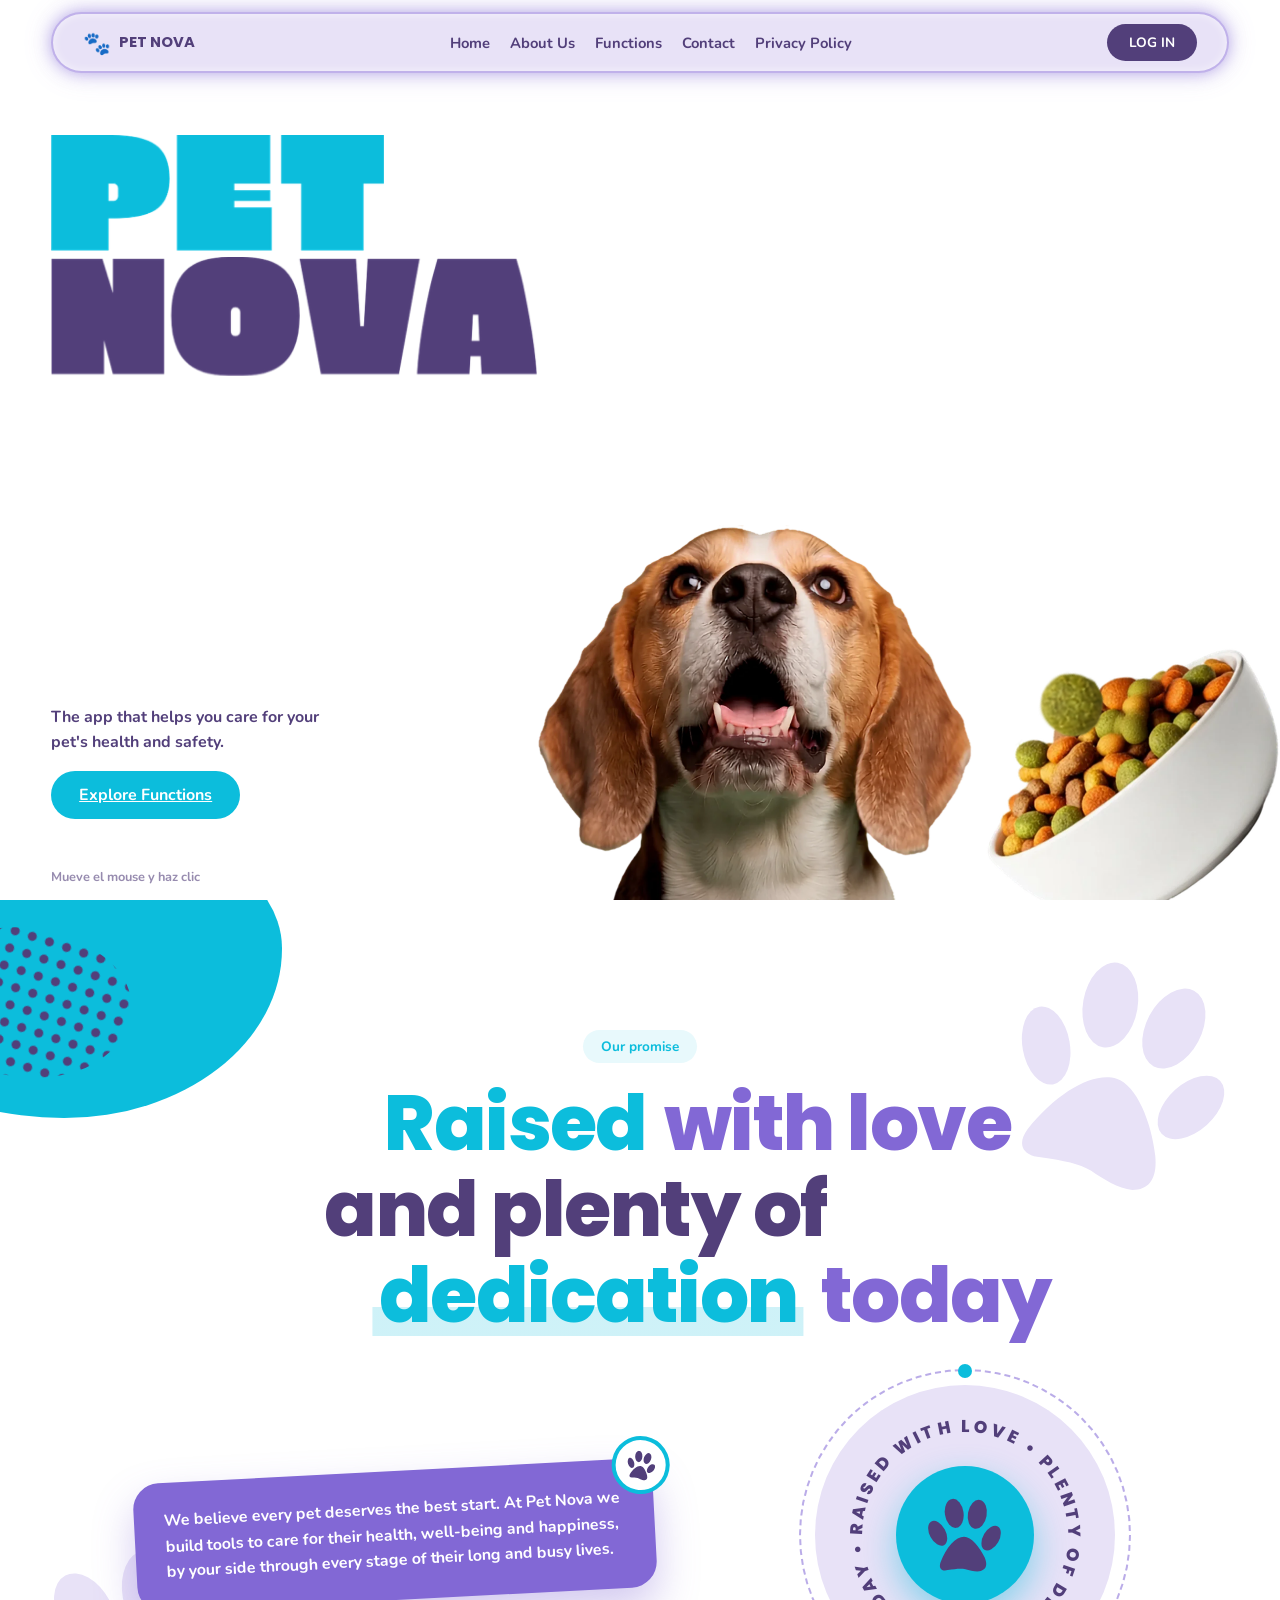
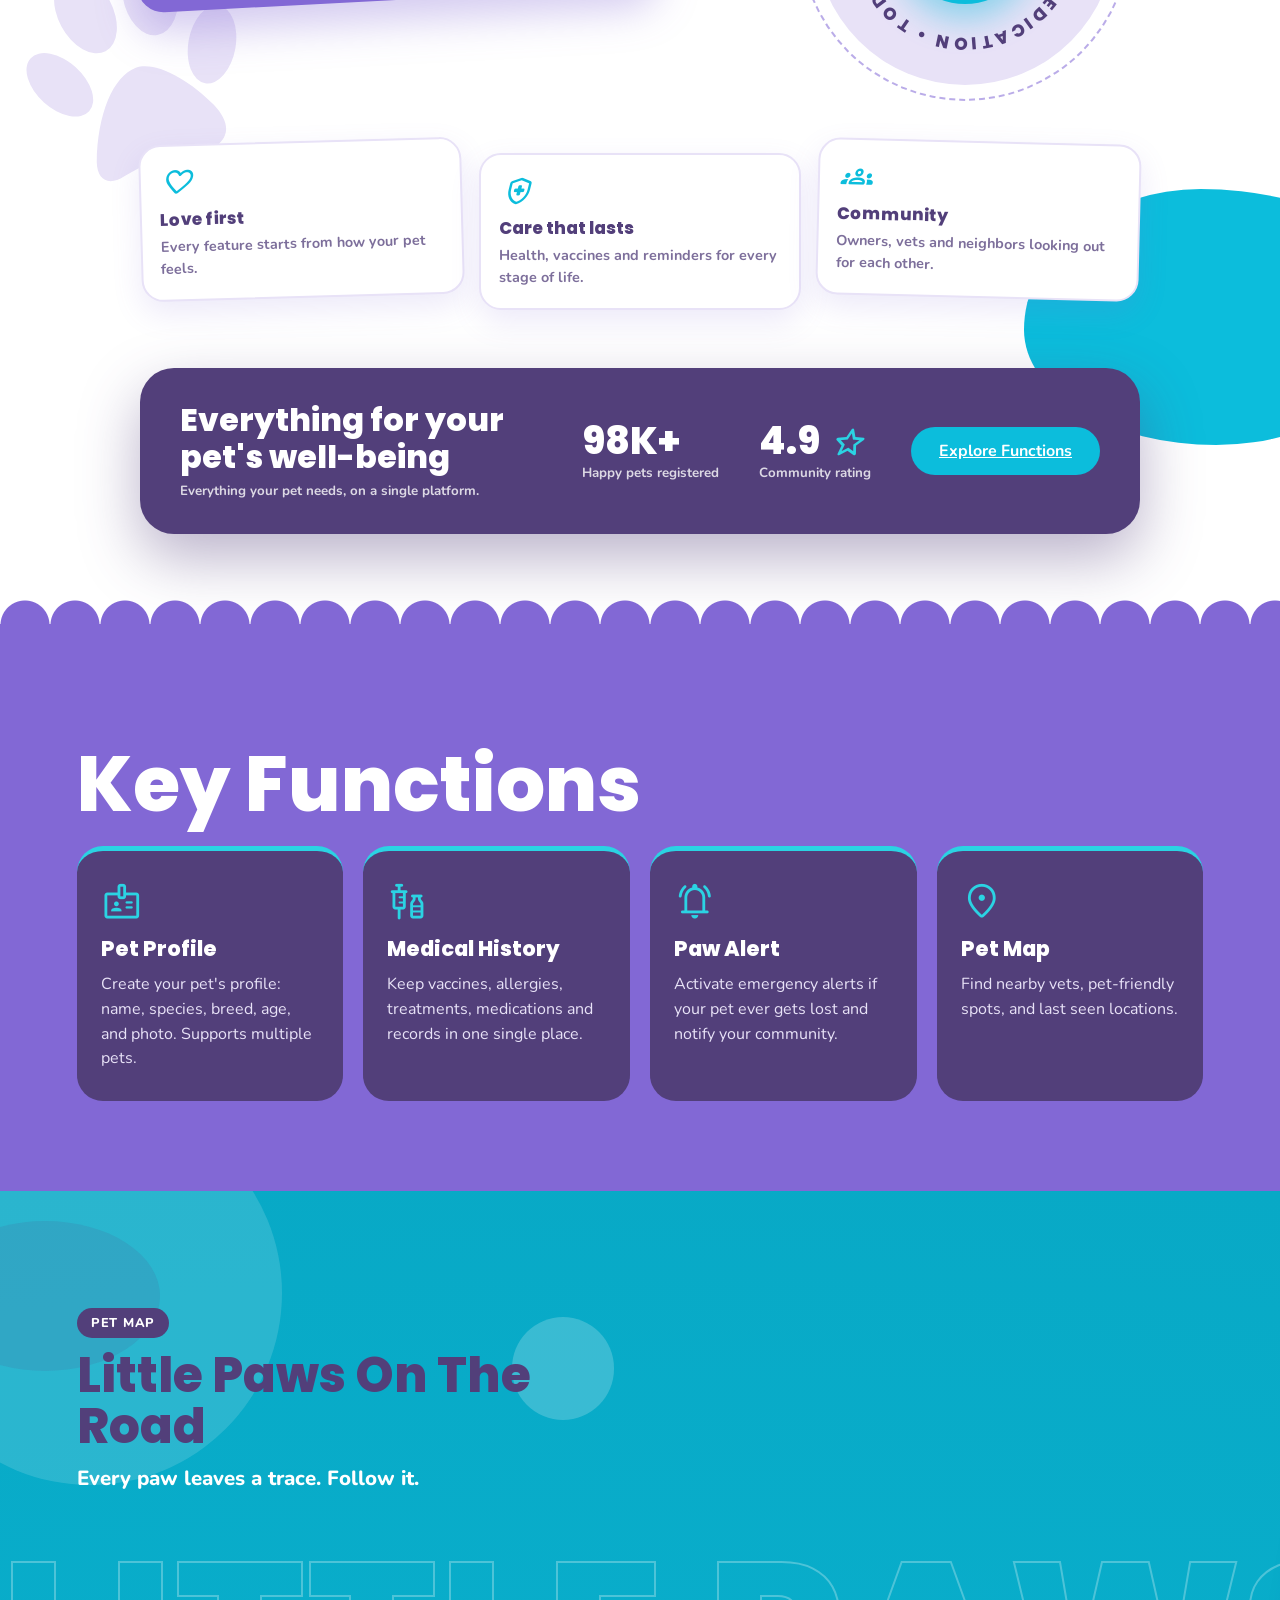
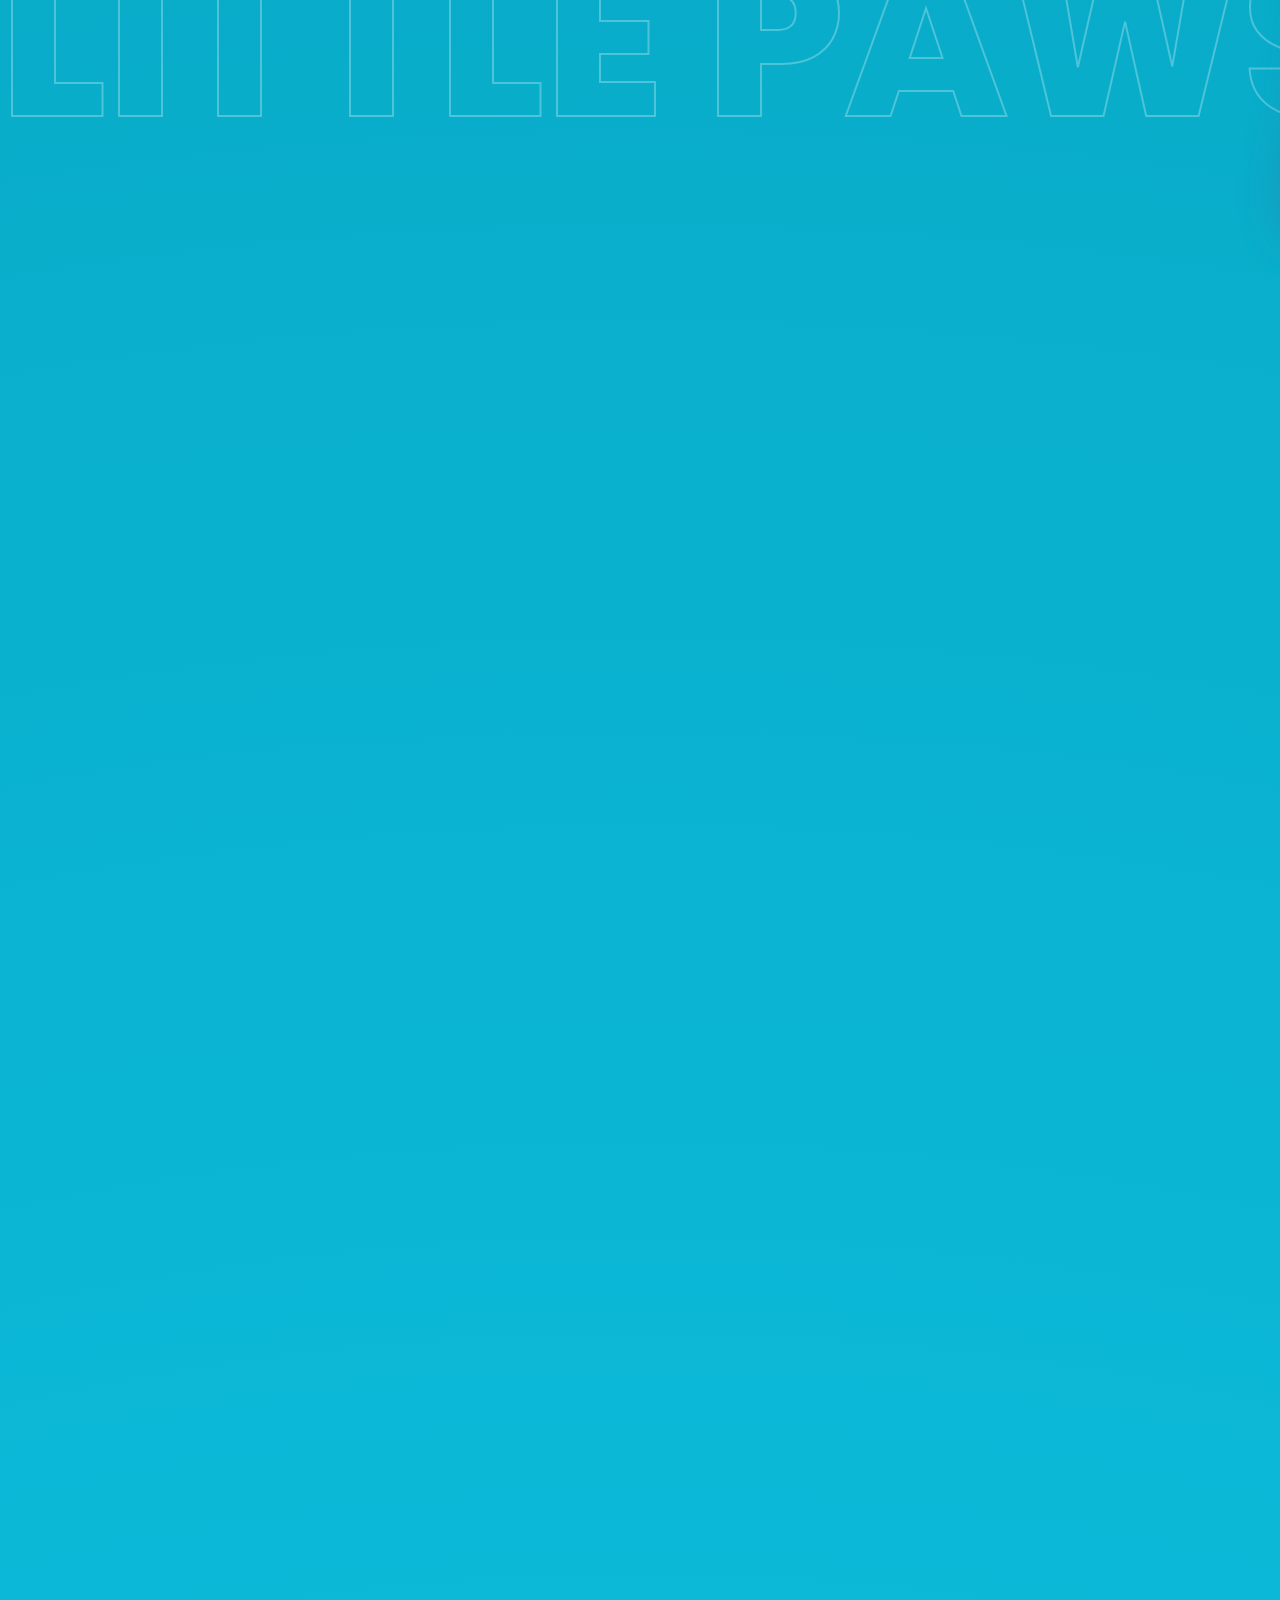
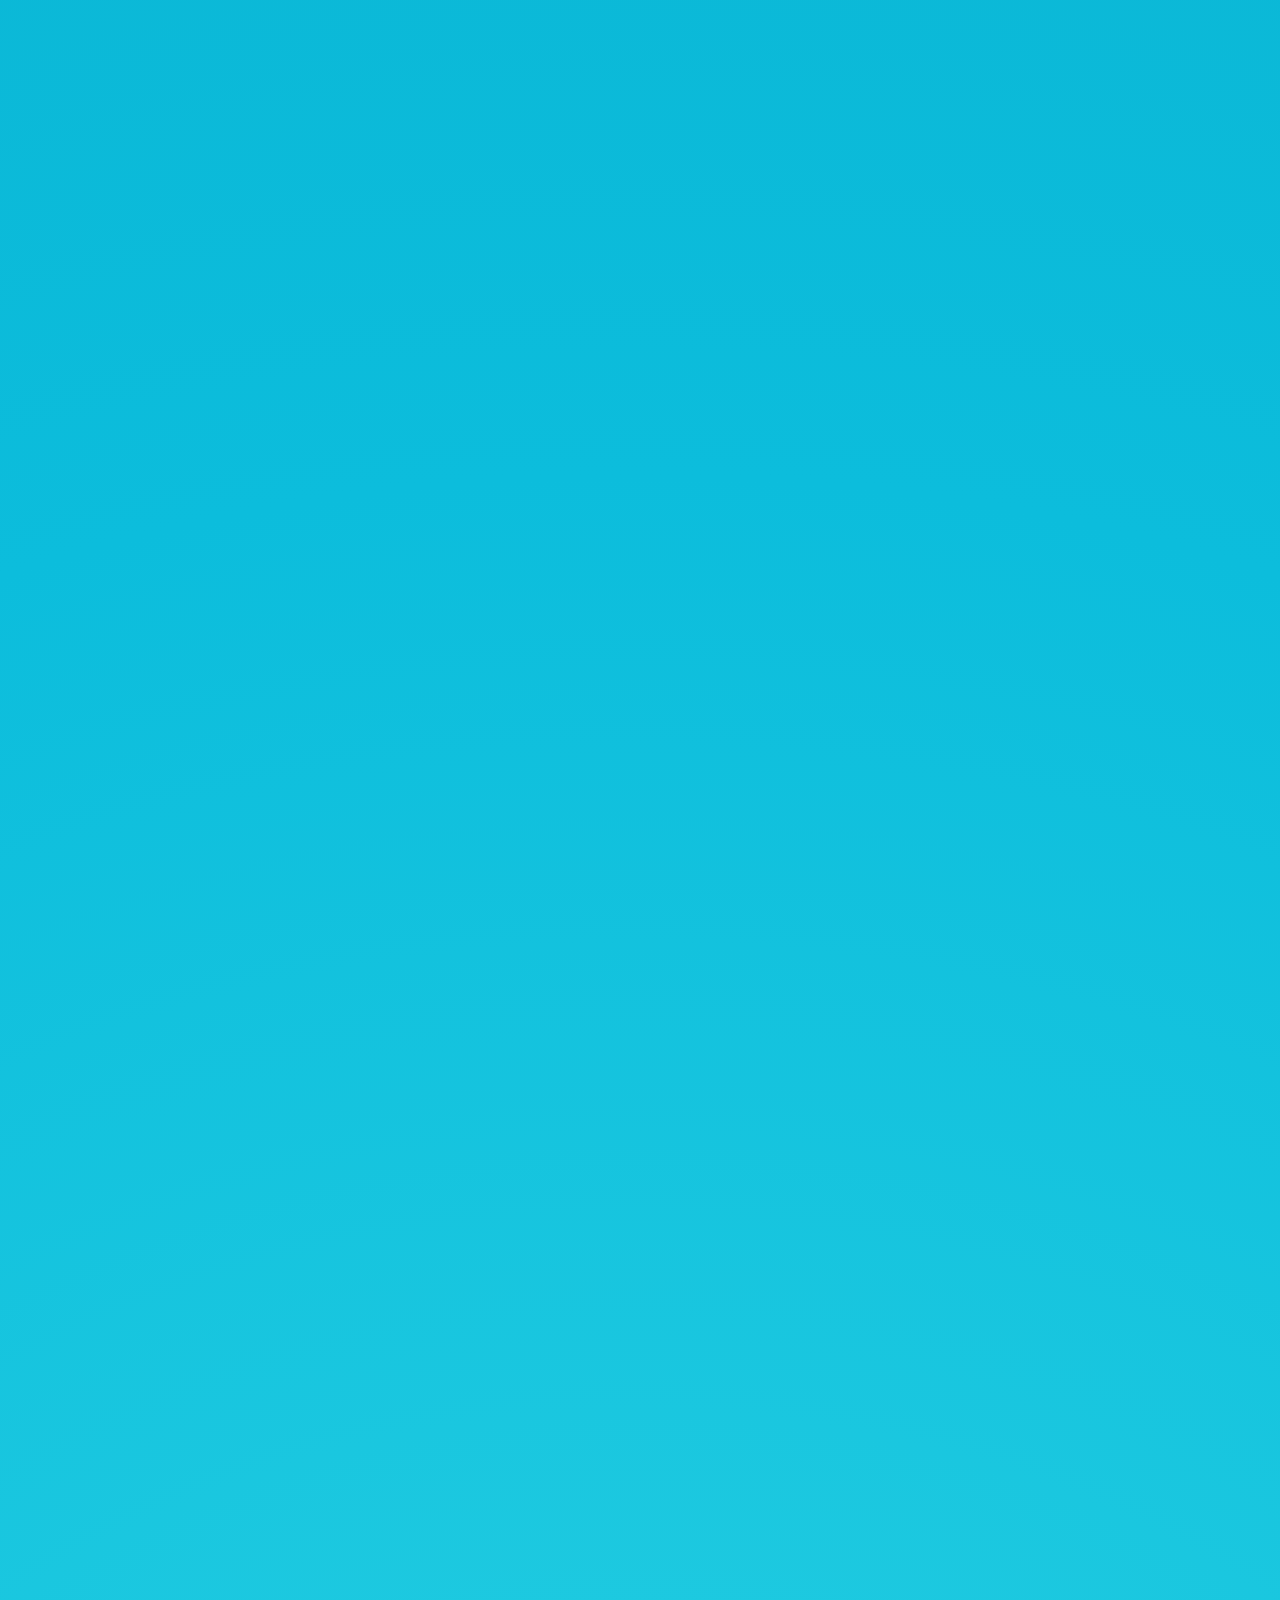
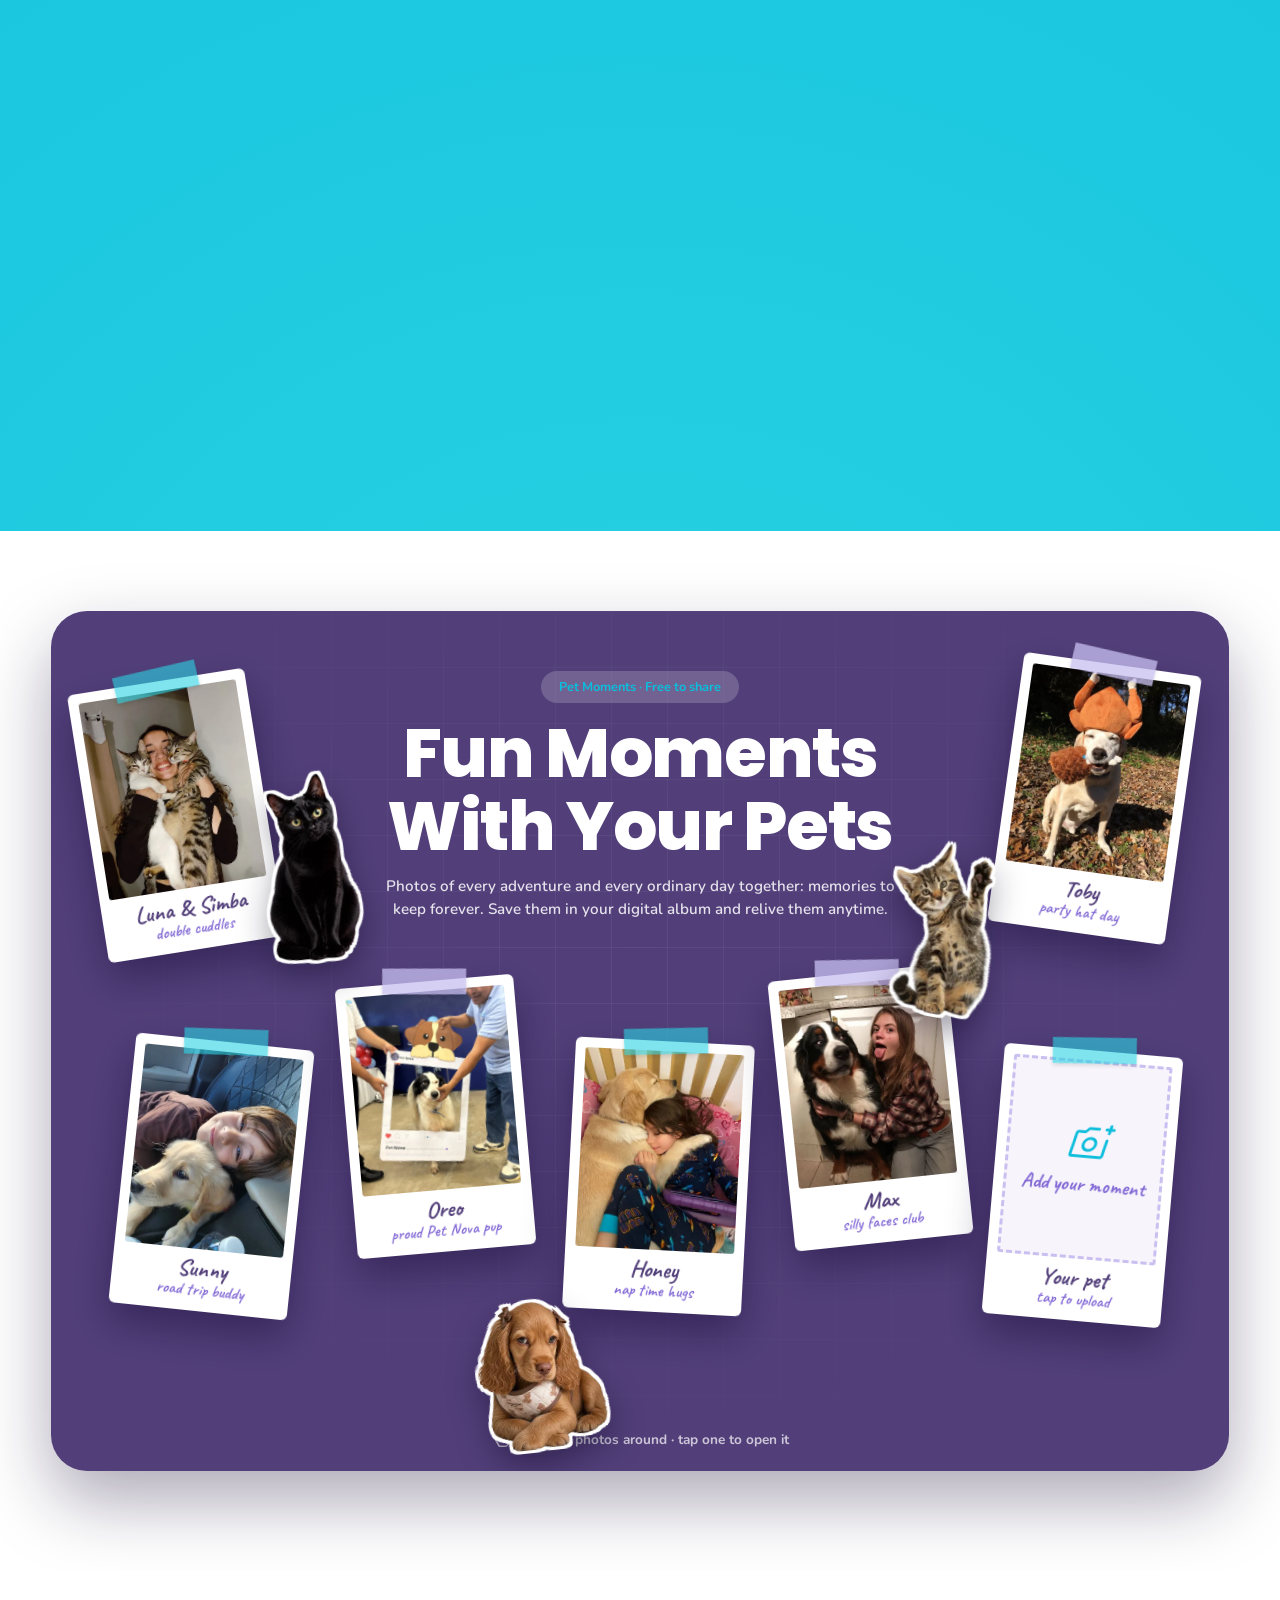
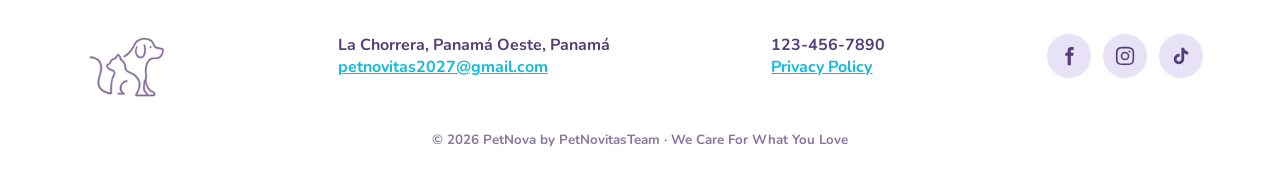
<file: index.html>
<!DOCTYPE html>
<html lang="es">
<head>
<meta charset="UTF-8">
<meta name="viewport" content="width=device-width, initial-scale=1, viewport-fit=cover">
<title>Pet Nova — We Care For What You Love</title>
<link rel="preconnect" href="https://fonts.googleapis.com">
<link rel="preconnect" href="https://fonts.gstatic.com" crossorigin>
<link href="https://fonts.googleapis.com/css2?family=Caveat:wght@600;700&family=Poppins:wght@600;800&family=Nunito:wght@400;700&family=Material+Symbols+Rounded:opsz,wght,FILL,GRAD@24,500,0,0&display=swap" rel="stylesheet">
<link rel="stylesheet" href="codigos/style.css">
</head>
<body data-page="home">
<!-- HEADER / NAVBAR — logo, enlaces del menú y botón LOG IN -->
<header class="nav">
  <a class="logo" href="#home"><img src="img pet/logo-pet-nova-transparente.png" alt="Pet Nova">PET NOVA</a>
  <ul><li><a href="#home" title="Home"><span class="ms">home</span><span class="lb">Home</span></a></li><li><a href="#about" title="About Us"><span class="ms">person</span><span class="lb">About Us</span></a></li><li><a href="#functions" title="Functions"><span class="ms">medical_services</span><span class="lb">Functions</span></a></li><li><a href="#contact" title="Contact"><span class="ms">chat_bubble</span><span class="lb">Contact</span></a></li><li><a href="#privacy" title="Privacy Policy"><span class="ms">shield</span><span class="lb">Privacy Policy</span></a></li></ul>
  <a class="btn dk" href="#login" style="padding:9px 22px;font-size:.85rem">LOG IN</a>
</header>

<!-- MAIN — contenido principal -->
<main>

<!-- ===== PÁGINA: HOME ===== -->
<!-- HOME · HERO (portada): letras PET NOVA, beagle, plato -->
<section class="hero" id="home" data-p="home">
  <div class="sc t-pet"><img src="img pet/letras-pet.png" alt="Pet"></div>
  <div class="sc t-nova"><img src="img pet/letras-nova.png" alt="Nova"></div>
  <div class="sc dog"><img src="img pet/beagle-mirando-hacia-arriba.webp" alt="Beagle mirando hacia arriba"></div>
  <div class="sc bowl" id="bowl"><img src="img pet/plato-croquetas.webp" alt=""></div>
  <canvas id="cv"></canvas>
  <div class="copy"><p>The app that helps you care for your pet's health and safety.</p><a class="btn" href="#functions">Explore Functions</a></div>
  <div class="hint">Mueve el mouse y haz clic</div>
</section>

<!-- HOME · NUESTRA PROMESA ("Raised with love") -->
<section class="next raised" id="intro" data-p="home">
  <i class="blob b1"></i><i class="dots d1"></i><i class="dots d2"></i><i class="blob b2"></i><i class="bigpaw bp1"></i><i class="bigpaw bp2"></i>
  <div class="trail"><i style="left:5%;top:82%;--n:0;rotate:-20deg"></i><i style="left:14%;top:70%;--n:1;rotate:14deg"></i><i style="left:23%;top:80%;--n:2;rotate:-16deg"></i><i style="left:32%;top:66%;--n:3;rotate:16deg"></i><i style="left:41%;top:76%;--n:4;rotate:-14deg"></i><i style="left:50%;top:62%;--n:5;rotate:16deg"></i><i style="left:59%;top:72%;--n:6;rotate:-12deg"></i><i style="left:68%;top:58%;--n:7;rotate:14deg"></i></div>
  <div class="mx">
    <span class="rz-tag rv">Our promise</span>
    <h2 class="mx-h rv">
      <span class="rline ml" style="--l:0"><span class="a1">Raised</span> <span class="a2">with love</span></span>
      <span class="rline ml" style="--l:1"><span class="a3">and plenty of</span></span>
      <span class="rline ml" style="--l:2"><span class="a4">dedication</span> <span class="a2">today</span></span>
    </h2>
    <div class="mx-mid">
      <div class="note rv"><p>We believe every pet deserves the best start. At Pet Nova we build tools to care for their health, well-being and happiness, by your side through every stage of their long and busy lives.</p><i class="stamp"></i></div>
      <div class="rz-r rv"><div class="ring"><div class="orb"></div>
        <svg class="spin" viewBox="0 0 200 200" aria-hidden="true"><defs><path id="cp" d="M100,100 m-78,0 a78,78 0 1,1 156,0 a78,78 0 1,1 -156,0"/></defs><text font-size="13" font-weight="800" fill="#523f7a" font-family="Poppins,sans-serif"><textPath href="#cp" textLength="482" lengthAdjust="spacing">RAISED WITH LOVE • PLENTY OF DEDICATION • TODAY •</textPath></text></svg>
        <div class="core"></div></div></div>
    </div>
    <div class="vals">
      <div class="val rv"><i class="ms">favorite</i><h4>Love first</h4><p>Every feature starts from how your pet feels.</p></div>
      <div class="val rv"><i class="ms">health_and_safety</i><h4>Care that lasts</h4><p>Health, vaccines and reminders for every stage of life.</p></div>
      <div class="val rv"><i class="ms">groups</i><h4>Community</h4><p>Owners, vets and neighbors looking out for each other.</p></div>
    </div>
  </div>
  <div class="wb2 rv">
    <div class="wbt"><h3>Everything for your pet's well-being</h3><small>Everything your pet needs, on a single platform.</small></div>
    <div class="st"><b><span data-to="98">0</span>K+</b><small>Happy pets registered</small></div>
    <div class="st"><b><span data-to="4.9" data-d="1">0</span><i class="ms">star</i></b><small>Community rating</small></div>
    <a class="btn" href="#functions">Explore Functions</a>
  </div>
</section>


<!-- ===== PÁGINA: ABOUT US ===== -->
<!-- ABOUT · PORTADA: foto de la familia -->
<section class="ab-hero" id="about" data-p="about">
  <img class="ab-bg" src="img pet/familia-con-sus-perros.webp" alt="Familia sentada en el pasto con sus dos perros golden">
  <div class="ab-shade"></div>
  <span class="ab-tag"><i class="ms">favorite</i> 2 goldens · 1 big family</span>
  <div class="ab-hin">
    <span class="mo-badge ab-kick">About Pet Nova</span>
    <h1><span class="ab-w" style="--w:0">Our Family</span> <span class="ab-w" style="--w:1">and Paws</span></h1>
    <p>More than just an app, we are guardians of your pet and a family united by our love for animals everywhere.</p>
  </div>
  <i class="ms ab-scroll">keyboard_arrow_down</i>
</section>
<!-- ABOUT · CONTENIDO: la familia, el EQUIPO y el botón HIGH FIVE -->
<section class="ab-main" data-p="about">
  <div class="two ab-r1">
    <div class="fam-img rv"><img src="img pet/familia-con-su-perrito.webp" alt="Familia con su perrito"></div>
    <div class="rv"><h2 class="big">The family behind Pet Nova</h2><p class="lead">Pets are family, so we build Pet Nova like we would for our own: simple, caring and always ready when you need it.</p></div>
  </div>
  <h2 class="big rv ab-mt">Meet the team</h2>
  <div class="team"><img class="peek dach rv" src="img pet/perro-salchicha-asomandose.webp" alt="Perro salchicha asomándose">
    <div class="mem rv"><div class="face" style="background:#0cbddc">OM</div><h3>Oliver Montenegro</h3><small>Pet Nova Team</small><p>Focused on turning creative ideas into practical solutions for pet owners.</p></div>
    <div class="mem rv"><div class="face" style="background:#8268d5">DA</div><h3>Danna Arjona</h3><small>Pet Nova Team</small><p>Focused on creating innovative solutions that promote responsible pet ownership.</p></div>
    <div class="mem rv"><div class="face" style="background:#523f7a">SG</div><h3>Sthefanie Gaitán</h3><small>Pet Nova Team</small><p>Motivated by collaboration and compassion to help build a smarter pet care experience.</p></div>
  </div>
  <div class="two ab-r3">
    <div class="rv"><h2 class="big">Every high five counts</h2><p class="lead">Behind every pet there is a person who loves them. Pet Nova is here for both.</p>
      <div class="h5-count"><b id="h5n">12,480</b><small>high fives shared by<br>the Pet Nova family</small></div>
      <a class="btn" href="#contact">Say hello</a></div>
    <button class="h5 rv" id="h5" type="button" aria-label="Give a high five">
      <span class="h5-ring"></span><span class="h5-ring r2"></span>
      <span class="h5-disc"></span>
      <span class="h5-art"><img src="img pet/mano-y-patita-chocando.webp" alt="Mano y patita chocando"></span>
      <span class="h5-boom"></span>
      <span class="h5-tip"><i class="ms">touch_app</i> Tap for a high five!</span>
    </button>
  </div>
</section>

<!-- HOME · KEY FUNCTIONS: 4 tarjetas de funciones -->
<section class="sec fn" id="keyfn" data-p="home">
  <h2 class="big rv">Key Functions</h2>
  <div class="fgrid">
    <div class="fcard rv"><span class="ms">badge</span><h3>Pet Profile</h3><p>Create your pet's profile: name, species, breed, age, and photo. Supports multiple pets.</p></div>
    <div class="fcard rv"><span class="ms">vaccines</span><h3>Medical History</h3><p>Keep vaccines, allergies, treatments, medications and records in one single place.</p></div>
    <div class="fcard rv"><span class="ms">notifications_active</span><h3>Paw Alert</h3><p>Activate emergency alerts if your pet ever gets lost and notify your community.</p></div>
    <div class="fcard rv"><span class="ms">location_on</span><h3>Pet Map</h3><p>Find nearby vets, pet-friendly spots, and last seen locations.</p></div>
  </div>
</section>


<!-- ===== PÁGINA: FUNCTIONS ===== -->
<!-- FUNCTIONS · INTRO: texto, botones de salto (data-go) y cachorro -->
<section class="svc" id="svc" data-p="functions">
  <div class="svc-in">
    <div class="rv"><span class="rz-tag">Functions</span><h2>Everything your pet needs, in one single place</h2><p class="lead">Pet Nova is the app that helps you care for, connect, and celebrate every moment with your best friend.</p>
      <div class="fn-jump">
        <button type="button" data-go="fn-info"><i class="ms">vaccines</i>Info</button>
        <button type="button" data-go="fn-cal"><i class="ms">calendar_month</i>Calendar</button>
        <button type="button" data-go="fn-alert"><i class="ms">notifications_active</i>Paw Alert</button>
        <button type="button" data-go="fn-map"><i class="ms">location_on</i>Pet Map</button>
        <button type="button" data-go="fn-moments"><i class="ms">photo_library</i>Pet Moments</button>
      </div></div>
    <div class="svc-art rv"><i class="sblob"></i><img src="img pet/cachorro-cocker.webp" alt="Cachorro cocker">
      <div class="svc-fl s1"><i class="ms">verified</i><div><b>Vaccines</b><small>Up to date</small></div></div>
      <div class="svc-fl s2"><i class="ms">cake</i><div><b>Coco turns 1</b><small>in 3 days</small></div></div>
      <div class="svc-fl s3"><i class="ms">favorite</i><div><b>Health score</b><small>98 / 100</small></div></div>
    </div>
  </div>
</section>
<!-- FUNCTIONS · 01 INFO: historial médico -->
<section class="sec info" id="fn-info" data-p="functions">
  <div class="two">
    <div class="clip rv"><h4>Organized for you</h4><ul><li style="--k:0"><i class="ms">vaccines</i>Vaccines</li><li style="--k:1"><i class="ms">coronavirus</i>Allergies</li><li style="--k:2"><i class="ms">medication</i>Medication records</li><li style="--k:3"><i class="ms">history</i>Medical history</li><li style="--k:4"><i class="ms">sticky_note_2</i>Important notes</li></ul></div>
    <div class="rv"><span class="fn-no">01 — Medical info</span><h2 class="big">Info</h2><p class="lead">Keep your pet health history always within reach. Check vaccines, allergies, treatments, medications, and medical records in one single place whenever you need them.</p></div>
  </div>
  <img class="lie" src="img pet/beagle-asomandose.webp" alt="Beagle asomándose">
</section>
<!-- FUNCTIONS · 02 CALENDARIO con recordatorios (días creados en script.js) -->
<section class="sec care" id="fn-cal" data-p="functions">
  <div class="two">
    <div class="rv"><span class="fn-no">02 — Reminders</span><h2 class="big">Smart Care Calendar</h2><p class="lead">Never miss a care detail. Receive reminders for vaccines, vet visits, medications and every important moment of your best friend.</p><a class="btn" href="#contact">Start now</a></div>
    <div class="calwrap rv"><div class="cal"><h4>October 2026</h4><div class="days" id="days"></div></div><img class="dogside" src="img pet/perrito-con-calendario.webp" alt="Perrito con calendario"><div class="rem" style="left:-4%;top:34%"><span class="avat" style="background-image:url('img pet/perrito-toalla.webp')"></span> Bath Day · 17th</div><div class="rem" style="right:2%;top:-14px;animation-delay:-1.4s;background:var(--cy)"><span class="ms">stethoscope</span> Vet · 22nd</div><div class="rem" style="left:10%;bottom:-8px;animation-delay:-2.3s"><span class="ms">vaccines</span> Vaccine · 30th</div></div>
  </div>
</section>

<!-- FUNCTIONS · 03 PAW ALERT: demo de alerta de mascota perdida -->
<section class="sec pawal" id="fn-alert" data-p="functions">
  <div class="two">
    <div class="rv"><span class="fn-no">03 — Emergencies</span><h2 class="big">Paw Alert</h2><p class="lead">If your pet ever gets lost, activate an emergency alert. Your community is notified right away and sees the last recorded location.</p><button class="btn dk pa-try" id="pabtn" type="button"><i class="ms">campaign</i> Try Paw Alert</button><small class="pa-demo">Demo: nothing is sent, it only shows how it works.</small></div>
    <div class="pa-art rv" id="paart"><i class="pabg"></i><i class="pa-wave"></i><i class="pa-wave w2"></i><i class="pa-wave w3"></i><div class="bell"><i class="ms">notifications_active</i></div>
      <div class="phone"><span class="pa-status"><i></i> Alert active</span><div class="nt" style="--k:0"><i class="ms">pets</i><div><b>Paw Alert</b><small>Together we bring him back home</small></div></div><div class="nt" style="--k:1"><i class="ms">location_on</i><div><b>Last seen</b><small>Near Parque Sandalo · 4 min ago</small></div></div><div class="nt" style="--k:2"><i class="ms">groups</i><div><b>12 neighbors</b><small>are helping to look for him</small></div></div></div></div>
  </div>
</section>
<!-- FUNCTIONS · 04 PET MAP (UBICACIÓN): celular con el mapa -->
<section class="sec phonemap" id="fn-map" data-p="functions">
  <div class="pm-in">
    <div class="pm-t rv"><span class="fn-no">04 — Pet Map</span><h2 class="big">Little Paws On The Road</h2><p class="lead">Explore an interactive map with the best places for your pet. Find veterinarians, parks, hotels, shops, and other pet-friendly spaces based on your current location right now.</p><a class="btn dk" href="#contact">Find nearby</a></div>
    <div class="pm-art rv"><img src="img pet/celular-con-el-mapa-de-mascotas.webp" alt="Celular con el mapa de mascotas"></div>
  </div>
</section>
<!-- FUNCTIONS · 05 PET MOMENTS — CARRUSEL -->
<section class="sec fmo" id="fn-moments" data-p="functions">
  <div class="fmo-in">
    <div class="fmo-t rv"><span class="fn-no">05 — Pet Moments</span><h2 class="big">Your pet's story, one moment at a time</h2>
      <p class="lead">Photos of every adventure and every ordinary day together: memories to keep forever. Watch them like stories and share them with the people you love.</p>
      <ul class="fmo-list">
        <li style="--k:0"><i class="ms">photo_library</i><div><b>Digital album</b><small>Every photo saved by pet and by date.</small></div></li>
        <li style="--k:1"><i class="ms">auto_stories</i><div><b>Pet stories</b><small>Relive the best moments, one tap at a time.</small></div></li>
        <li style="--k:2"><i class="ms">group</i><div><b>Share with family</b><small>Everyone at home can add photos.</small></div></li>
        <li style="--k:3"><i class="ms">cake</i><div><b>Birthday memories</b><small>A surprise album on their special day.</small></div></li>
      </ul></div>
    <div class="fmo-art rv">
      <i class="fmo-blob"></i>
      <div class="story" id="story" tabindex="0" aria-label="Pet Moments stories: tap the right side for the next photo">
        <div class="st-bars"><i><b></b></i><i><b></b></i><i><b></b></i><i><b></b></i><i><b></b></i><i><b></b></i><i><b></b></i></div>
        <div class="st-head"><span class="st-av"><i class="ms">pets</i></span><b id="stn">Luna &amp; Simba</b><small id="stt">2h</small></div>
        <div class="st-imgs"><img src="img pet/momento-abrazo-de-gatitos.webp" alt="Chica abrazando a sus dos gatos atigrados" data-n="Luna &amp; Simba" data-t="2h" class="on"><img src="img pet/momento-perro-comiendo-espagueti.webp" alt="Perrito blanco y negro comiendo un espagueti" data-n="Chispa" data-t="3h"><img src="img pet/momento-golden-en-el-carro.webp" alt="Niño con su cachorro golden en el carro" data-n="Sunny" data-t="5h"><img src="img pet/momento-perrito-con-gorro.webp" alt="Perro con gorro de pavo" data-n="Toby" data-t="8h"><img src="img pet/momento-siesta-con-golden.webp" alt="Niña dormida abrazada a su golden" data-n="Honey" data-t="12h"><img src="img pet/momento-boyero-en-el-carro.webp" alt="Niña con su boyero de Berna en el carro" data-n="Bruno" data-t="1d"><img src="img pet/momento-boyero-en-la-cocina.webp" alt="Chica con su boyero de Berna en la cocina" data-n="Max" data-t="2d"></div>
        <button class="st-nav st-prev" type="button" aria-label="Previous photo"></button><button class="st-nav st-next" type="button" aria-label="Next photo"></button>
        <div class="st-foot"><span>Send a message...</span><button type="button" class="st-like" id="stlike" aria-label="Like"><i class="ms">favorite</i></button><i class="ms">send</i></div>
      </div>
      <div class="fmo-tip"><i class="ms">touch_app</i> Tap the photo</div>
    </div>
  </div>
  <div class="fmo-strip" aria-hidden="true"><div class="fmo-track"><img src="img pet/momento-perro-comiendo-espagueti.webp" alt=""><img src="img pet/momento-perro-con-cartel-pet-nova.webp" alt=""><img src="img pet/momento-abrazo-de-gatitos.webp" alt=""><img src="img pet/momento-golden-en-el-carro.webp" alt=""><img src="img pet/momento-perrito-con-gorro.webp" alt=""><img src="img pet/momento-siesta-con-golden.webp" alt=""><img src="img pet/momento-boyero-en-el-carro.webp" alt=""><img src="img pet/momento-boyero-en-la-cocina.webp" alt=""><img src="img pet/familia-con-sus-perros.webp" alt=""><img src="img pet/momento-perro-comiendo-espagueti.webp" alt=""><img src="img pet/momento-perro-con-cartel-pet-nova.webp" alt=""><img src="img pet/momento-abrazo-de-gatitos.webp" alt=""><img src="img pet/momento-golden-en-el-carro.webp" alt=""><img src="img pet/momento-perrito-con-gorro.webp" alt=""><img src="img pet/momento-siesta-con-golden.webp" alt=""><img src="img pet/momento-boyero-en-el-carro.webp" alt=""><img src="img pet/momento-boyero-en-la-cocina.webp" alt=""><img src="img pet/familia-con-sus-perros.webp" alt=""></div></div>
</section>

<!-- ===== PÁGINA: HOME (continúa) ===== -->
<!-- HOME · LITTLE PAWS ON THE ROAD — MAPA / UBICACIÓN animado -->
<section class="road" id="road" data-p="home">
  <div class="road-in">
    <div class="r-bgtxt" aria-hidden="true"><span>LITTLE PAWS · ON THE ROAD · LITTLE PAWS · ON THE ROAD ·</span></div>
    <i class="r-dot d1"></i><i class="r-dot d2"></i><i class="r-dot d3"></i>
    <div class="r-copy"><span class="r-step">Pet Map</span><h2>Little Paws On The Road</h2><p class="r-sub">Every paw leaves a trace. Follow it.</p></div>
    <div class="r-trail" id="rtrail" aria-hidden="true"></div>
    <i class="r-shadow"></i>
    <img class="r-cat" id="rcat" src="img pet/gato-blanco-y-negro-sentado.webp" alt="Gato blanco y negro sentado">
    <div class="r-map" id="rmap"><div class="mapcard">
      <svg class="r-route" viewBox="0 0 100 100" preserveAspectRatio="none" aria-hidden="true"><path d="M39 52 C34 40 30 30 22 22"/></svg>
      <div class="chip" style="left:8%;top:12%;--c:0"><span class="ms">local_hospital</span> Veterinaria Melo Pet &amp; Garden</div>
      <div class="chip" style="right:6%;top:62%;animation-delay:-1s;--c:1"><span class="ms">storefront</span> Plaza Pompeya</div>
      <div class="chip" style="left:10%;bottom:8%;animation-delay:-2s;--c:2"><span class="ms">park</span> Parque Sandalo</div>
      <i class="r-ripple"></i><i class="r-ripple q2"></i>
      <div class="r-info"><b>Veterinaria Melo</b><small><span class="ms">directions_walk</span> 350 m · <em>Open now</em></small></div>
      <small class="mcap">Map · Powered by Mapify</small></div></div>
    <svg class="r-pin" id="rpin" viewBox="0 0 100 130" aria-hidden="true"><path d="M50 128C50 128 8 84 8 48a42 42 0 1 1 84 0c0 36-42 80-42 80z" fill="#523f7a"/><circle cx="50" cy="48" r="22" fill="#2bd3e3"/></svg>
    <div class="r-cta"><div class="r-stats"><b>120+</b><small>pet-friendly places<br>near you</small></div><div class="r-stats"><b>24/7</b><small>emergency vets<br>on the map</small></div><a class="btn dk" href="#contact">Find nearby</a></div>
  </div>
</section>

<!-- HOME · FUN MOMENTS: polaroids que se arrastran y se abren en grande -->
<section class="moments" id="moments" data-p="home">
  <div class="mo-card" id="board">
    <div class="mo-grid"></div>
    <div class="mo-top"><span class="mo-badge">Pet Moments · Free to share</span><h2>Fun Moments<br>With Your Pets</h2><p>Photos of every adventure and every ordinary day together: memories to keep forever. Save them in your digital album and relive them anytime.</p></div>
    <figure class="pol" tabindex="0" style="--x:3%;--y:8%;--r:-9deg;--d:0"><div class="pol-in"><i class="tape"></i><img src="img pet/momento-abrazo-de-gatitos.webp" alt="Chica abrazando a sus dos gatos atigrados" draggable="false"><figcaption>Luna &amp; Simba<span>double cuddles</span></figcaption></div></figure>
    <figure class="pol" tabindex="0" style="--x:81%;--y:6%;--r:8deg;--d:1"><div class="pol-in"><i class="tape"></i><img src="img pet/momento-perrito-con-gorro.webp" alt="Perro con gorro de pavo y un juguete" draggable="false"><figcaption>Toby<span>party hat day</span></figcaption></div></figure>
    <figure class="pol" tabindex="0" style="--x:6%;--y:50%;--r:6deg;--d:2"><div class="pol-in"><i class="tape"></i><img src="img pet/momento-golden-en-el-carro.webp" alt="Niño recostado con su cachorro golden en el carro" draggable="false"><figcaption>Sunny<span>road trip buddy</span></figcaption></div></figure>
    <figure class="pol" tabindex="0" style="--x:25%;--y:43%;--r:-5deg;--d:3"><div class="pol-in"><i class="tape"></i><img src="img pet/momento-perro-con-cartel-pet-nova.webp" alt="Perro blanco y negro posando en el marco de Pet Nova" draggable="false"><figcaption>Oreo<span>proud Pet Nova pup</span></figcaption></div></figure>
    <figure class="pol" tabindex="0" style="--x:44%;--y:50%;--r:3deg;--d:4"><div class="pol-in"><i class="tape"></i><img src="img pet/momento-siesta-con-golden.webp" alt="Niña dormida abrazada a su golden" draggable="false"><figcaption>Honey<span>nap time hugs</span></figcaption></div></figure>
    <figure class="pol" tabindex="0" style="--x:62%;--y:42%;--r:-6deg;--d:5"><div class="pol-in"><i class="tape"></i><img src="img pet/momento-boyero-en-la-cocina.webp" alt="Chica sacando la lengua junto a su boyero de Berna" draggable="false"><figcaption>Max<span>silly faces club</span></figcaption></div></figure>
    <figure class="pol add" tabindex="0" style="--x:80%;--y:51%;--r:5deg;--d:6"><div class="pol-in"><i class="tape"></i><div class="add-ph"><i class="ms">add_a_photo</i>Add your moment</div><figcaption>Your pet<span>tap to upload</span></figcaption><input type="file" accept="image/*" hidden></div></figure>
    <img class="stk" src="img pet/tarjeta-animal-4.webp" alt="" draggable="false" style="--x:18%;--y:19%;--r:-8deg;--w:92px;--d:7">
    <img class="stk" src="img pet/tarjeta-animal-0.webp" alt="" draggable="false" style="--x:71%;--y:27%;--r:10deg;--w:108px;--d:8">
    <img class="stk" src="img pet/tarjeta-animal-2.webp" alt="" draggable="false" style="--x:36%;--y:79%;--r:-6deg;--w:128px;--d:9">
    <p class="mo-hint"><i class="ms">pan_tool</i> Drag the photos around · tap one to open it</p>
    <div class="mo-flash"></div>
  </div>
  <div class="mo-lb" id="molb" aria-hidden="true"><figure><button type="button" class="lb-x" aria-label="Close"><i class="ms">close</i></button><img alt=""><figcaption></figcaption></figure></div>
</section>


<!-- ===== PÁGINA: CONTACT ===== -->
<!-- CONTACT: tarjetas de contacto (UBICACIÓN, teléfono, correo), FORMULARIO y FAQ -->
<section class="sec contact" id="contact" data-p="contact">
  <i class="ct-blob b1"></i><i class="ct-blob b2"></i>
  <div class="ct-in">
    <div class="ct-l rv">
      <span class="mo-badge">Contact</span>
      <h2 class="big">Let's talk about your pets</h2>
      <p class="lead">If you have any questions about our services or any problem, reach out to us and contact us today.</p>
      <div class="ct-cards">
        <a class="ct-card" href="https://www.google.com/maps/search/La+Chorrera,+Panam%C3%A1+Oeste" target="_blank" rel="noopener"><i class="ms">location_on</i><div><small>Visit us</small><b>La Chorrera, Panamá Oeste, Panamá</b></div></a>
        <a class="ct-card" href="tel:1234567890"><i class="ms">call</i><div><small>Call us</small><b>123-456-7890</b></div></a>
        <a class="ct-card" href="mailto:petnovitas2027@gmail.com"><i class="ms">mail</i><div><small>Write to us</small><b>petnovitas2027@gmail.com</b></div></a>
      </div>
      <p class="ct-resp"><i class="ms">schedule</i> We usually reply in less than 24 hours</p>
    </div>
    <div class="fw rv"><img class="peek pup" src="img pet/cachorro-cocker.webp" alt="Cachorro descansando sobre la tarjeta">
      <form id="f">
        <h3>Send us a message</h3>
        <div class="ct-topics" id="ctt"><button type="button" class="on">General question</button><button type="button">Problem with the app</button><button type="button">Partnership</button></div>
        <div class="ct-row"><input id="fn1" placeholder="First name" required><input placeholder="Last name"></div>
        <input type="email" placeholder="Email" required>
        <input placeholder="Your pet's name (optional)">
        <textarea rows="4" placeholder="Message"></textarea>
        <button class="btn dk" id="fb" type="submit"><i class="ms">send</i> Send message</button>
        <div class="ct-ok" id="ctok"><span class="ct-okic"><i class="ms">pets</i></span><b>Message sent!</b><p id="ctmsg">Thanks! We'll get back to you very soon.</p><button type="button" class="btn" id="ctnew">Send another</button></div>
      </form></div>
  </div>
  <div class="faq rv">
    <h3>Frequently asked questions</h3>
    <details><summary>Is Pet Nova free?<i class="ms">add</i></summary><p>Yes. You can create your account, add your pets and use the main functions for free.</p></details>
    <details><summary>Can I add more than one pet?<i class="ms">add</i></summary><p>Of course! Each pet gets its own profile, medical history, calendar and photo album.</p></details>
    <details><summary>How does Paw Alert work?<i class="ms">add</i></summary><p>If your pet gets lost, you activate the alert. People of the Pet Nova community near you get a notification with your pet's photo and last seen location.</p></details>
    <details><summary>Is my information safe?<i class="ms">add</i></summary><p>We never sell your data. Read our <a href="#privacy">Privacy Policy</a> to see what we collect and how we use it.</p></details>
  </div>
</section>


<!-- ===== PÁGINA: PRIVACY POLICY ===== -->
<!-- PRIVACY POLICY: resumen, índice lateral y 6 secciones -->
<section class="sec priv" id="privacy" data-p="privacy">
  <div class="pv-hero">
    <div class="rv"><span class="mo-badge pv-badge">Privacy Policy</span><h2 class="big">Your pet's data is safe with us</h2><p class="lead">We only collect what we need to care for your pet, and you are always in control.</p><small class="pv-upd"><i class="ms">update</i> Last updated: November 2026</small></div>
    <div class="pv-art rv"><span class="pv-disc"></span><img src="img pet/mano-y-patita-estrechandose.webp" alt="Mano y patita estrechándose"><span class="pv-lock"><i class="ms">lock</i></span></div>
  </div>
  <div class="pv-sum">
    <div class="pv-card rv"><i class="ms">block</i><b>We never sell your data</b><small>Not to advertisers, not to anyone.</small></div>
    <div class="pv-card rv"><i class="ms">toggle_on</i><b>You're in control</b><small>See, edit or delete your info anytime.</small></div>
    <div class="pv-card rv"><i class="ms">share_location</i><b>Shared only when you choose</b><small>Like when you activate a Paw Alert.</small></div>
  </div>
  <div class="pv-body">
    <nav class="pv-toc" id="pvtoc"><button type="button" data-go="pv-1" class="on"><span>01</span>What we collect</button><button type="button" data-go="pv-2"><span>02</span>How we use it</button><button type="button" data-go="pv-3"><span>03</span>Who can see it</button><button type="button" data-go="pv-4"><span>04</span>How we protect it</button><button type="button" data-go="pv-5"><span>05</span>Your rights</button><button type="button" data-go="pv-6"><span>06</span>Contact us</button></nav>
    <div class="pv-secs"><article class="pv-s rv" id="pv-1"><span class="pv-n">01</span><div><h3><i class="ms">inventory_2</i>What we collect</h3><p>Your name, email, and the information you add about your pets: profile, photos, vaccines, medical records and last seen locations.</p></div></article><article class="pv-s rv" id="pv-2"><span class="pv-n">02</span><div><h3><i class="ms">tune</i>How we use it</h3><p>To run the app: show your pet's history, send care reminders, activate Paw Alerts and show nearby services on the map.</p></div></article><article class="pv-s rv" id="pv-3"><span class="pv-n">03</span><div><h3><i class="ms">share_location</i>Who can see it</h3><p>Your information is private. When you activate a Paw Alert, people of the community near you can see your pet's photo and last seen location until you turn the alert off.</p></div></article><article class="pv-s rv" id="pv-4"><span class="pv-n">04</span><div><h3><i class="ms">lock</i>How we protect it</h3><p>Your account is protected with a password and your information travels through secure connections. Only the Pet Nova team can access it to help you.</p></div></article><article class="pv-s rv" id="pv-5"><span class="pv-n">05</span><div><h3><i class="ms">verified_user</i>Your rights</h3><p>You can ask to see, correct or delete your information at any time. You can also delete your account whenever you want.</p></div></article><article class="pv-s rv" id="pv-6"><span class="pv-n">06</span><div><h3><i class="ms">mail</i>Contact us</h3><p>Questions about your privacy? Write to us at petnovitas2027@gmail.com and we will answer you.</p></div></article>
      <p class="pv-note"><i class="ms">info</i> Sample text: review it with a professional before publishing.</p>
    </div>
  </div>
</section>


<!-- ===== PÁGINA: LOGIN ===== -->
<!-- LOGIN: gato que sigue el cursor y formulario (sin menú ni footer) -->
<section class="login" id="login" data-p="login">
  <div class="lg-bg"></div>
  <div class="lg-in">
    <div class="lg-l">
      <a class="lg-logo" href="#home">🐾 PET NOVA</a>
      <span class="mo-badge">Pet care community</span>
      <h1>Welcome back</h1><p>Log in to Pet Nova</p>
    </div>
    <div class="lcat" id="lcat"><svg viewBox="0 0 400 420" aria-hidden="true">
  <path d="M50 420C50 330 110 285 200 285s150 45 150 135z" fill="#fff" stroke="#e8e2f7" stroke-width="3"/>
  <ellipse cx="140" cy="408" rx="34" ry="22" fill="#fff" stroke="#e8e2f7" stroke-width="3"/><ellipse cx="260" cy="408" rx="34" ry="22" fill="#fff" stroke="#e8e2f7" stroke-width="3"/>
  <g id="lhead">
    <path d="M92 130L116 22L196 92z" fill="#fff" stroke="#e8e2f7" stroke-width="3" stroke-linejoin="round"/><path d="M112 108L124 56L168 94z" fill="#e8e2f7"/>
    <path d="M308 130L284 22L204 92z" fill="#fff" stroke="#e8e2f7" stroke-width="3" stroke-linejoin="round"/><path d="M288 108L276 56L232 94z" fill="#e8e2f7"/>
    <ellipse cx="200" cy="172" rx="130" ry="108" fill="#fff" stroke="#e8e2f7" stroke-width="3"/>
    <ellipse cx="118" cy="214" rx="26" ry="15" fill="#c9bff0" opacity=".55"/><ellipse cx="282" cy="214" rx="26" ry="15" fill="#c9bff0" opacity=".55"/>
    <g class="blink"><circle cx="146" cy="162" r="31" fill="#fff" stroke="#e8e2f7" stroke-width="3"/><g class="pp"><circle cx="146" cy="162" r="21" fill="#0cbddc"/><circle cx="146" cy="162" r="10" fill="#523f7a"/><circle cx="152" cy="155" r="4" fill="#fff"/></g></g>
    <g class="blink"><circle cx="254" cy="162" r="31" fill="#fff" stroke="#e8e2f7" stroke-width="3"/><g class="pp"><circle cx="254" cy="162" r="21" fill="#0cbddc"/><circle cx="254" cy="162" r="10" fill="#523f7a"/><circle cx="260" cy="155" r="4" fill="#fff"/></g></g>
    <path d="M187 201h26l-13 14z" fill="#8268d5" stroke="#8268d5" stroke-width="4" stroke-linejoin="round"/>
    <path d="M200 215v10M200 225c-9 11-23 9-30 1M200 225c9 11 23 9 30 1" fill="none" stroke="#523f7a" stroke-width="3.5" stroke-linecap="round"/>
    <path d="M118 208L50 196M118 220L46 224M282 208L350 196M282 220L354 224" stroke="#c9bff0" stroke-width="3" stroke-linecap="round"/>
  </g></svg></div>
    <form class="lg-card" id="lf">
      <div class="tabs"><button type="button" class="on" data-t="in">Log in</button><button type="button" data-t="up">Create account</button></div>
      <label class="sg">Name<input placeholder="Your name"></label>
      <label>Email<input type="email" placeholder="you@email.com" required></label>
      <label>Password<input type="password" placeholder="••••••••" required></label>
      <label class="rm"><input type="checkbox"> Remember password</label>
      <button class="btn dk lg-go" type="submit" id="lgo">Log in</button>
      <div class="lg-load"><div class="cl"><div class="clh"><i class="e1"></i><i class="e2"></i><b></b></div><div class="clb"><i style="--i:0"></i><i style="--i:1"></i><i style="--i:2"></i><i style="--i:3"></i><i style="--i:4"></i><i style="--i:5"></i><i style="--i:6"></i><i style="--i:7"></i><i style="--i:8"></i><i style="--i:9"></i><i style="--i:10"></i><i style="--i:11"></i><i style="--i:12"></i><i style="--i:13"></i></div></div><p>Logging in<span>.</span><span>.</span><span>.</span></p></div>
    </form>
  </div>
</section>
</main>
<!-- FIN DEL MAIN -->

<!-- FOOTER — logo, dirección, teléfono y redes sociales -->
<footer class="ft">
  <img id="flogo" alt="Pet Nova — We Care For What You Love">
  <div>La Chorrera, Panamá Oeste, Panamá<br><a href="mailto:petnovitas2027@gmail.com">petnovitas2027@gmail.com</a></div>
  <div>123-456-7890<br><a href="#privacy">Privacy Policy</a></div>
  <div class="ft-soc"><a href="https://www.facebook.com/" aria-label="Facebook"><svg viewBox="0 0 24 24"><path d="M14 8.5V6.8c0-.8.5-1.3 1.3-1.3H17V2.2h-2.6C11.8 2.2 10.5 4 10.5 6.4v2.1H8v3.3h2.5V22H14V11.8h2.6l.4-3.3z"/></svg></a><a href="https://www.instagram.com/" aria-label="Instagram"><svg viewBox="0 0 24 24"><path d="M12 7.3a4.7 4.7 0 1 0 0 9.4 4.7 4.7 0 0 0 0-9.4zm0 7.7a3 3 0 1 1 0-6 3 3 0 0 1 0 6zm4.9-8.9a1.1 1.1 0 1 0 0 2.2 1.1 1.1 0 0 0 0-2.2zM21.9 7.8c-.1-1.6-.4-3-1.6-4.1S17.7 2.2 16.2 2.1C14.6 2 9.4 2 7.8 2.1 6.3 2.2 4.9 2.5 3.7 3.7S2.2 6.3 2.1 7.8C2 9.4 2 14.6 2.1 16.2c.1 1.6.4 3 1.6 4.1s2.6 1.5 4.1 1.6c1.6.1 6.8.1 8.4 0 1.6-.1 3-.4 4.1-1.6s1.5-2.6 1.6-4.1c.1-1.6.1-6.8 0-8.4zm-2 10.2a3.4 3.4 0 0 1-1.9 1.9c-1.3.5-4.4.4-5.9.4s-4.6.1-5.9-.4A3.4 3.4 0 0 1 4.3 18c-.5-1.3-.4-4.4-.4-5.9s-.1-4.6.4-5.9A3.4 3.4 0 0 1 6.2 4.3c1.3-.5 4.4-.4 5.9-.4s4.6-.1 5.9.4a3.4 3.4 0 0 1 1.9 1.9c.5 1.3.4 4.4.4 5.9s.1 4.6-.4 5.9z"/></svg></a><a href="https://www.tiktok.com/" aria-label="TikTok"><svg viewBox="0 0 24 24"><path d="M16.6 5.8A4.3 4.3 0 0 1 15.5 3h-3.1v12.4a2.6 2.6 0 1 1-1.8-2.5V9.7a5.7 5.7 0 1 0 4.9 5.7V9.1a7.3 7.3 0 0 0 4.3 1.4V7.4a4.3 4.3 0 0 1-3.2-1.6z"/></svg></a></div>
  <small>© 2026 PetNova by PetNovitasTeam · We Care For What You Love</small>
</footer>

<!-- Cursor personalizado de patita -->
<img id="cursor-pata" alt="" src="img pet/pata-cursor.svg">

<!-- JavaScript de toda la página -->
<script src="codigos/script.js"></script>
</body>
</html>
</file>
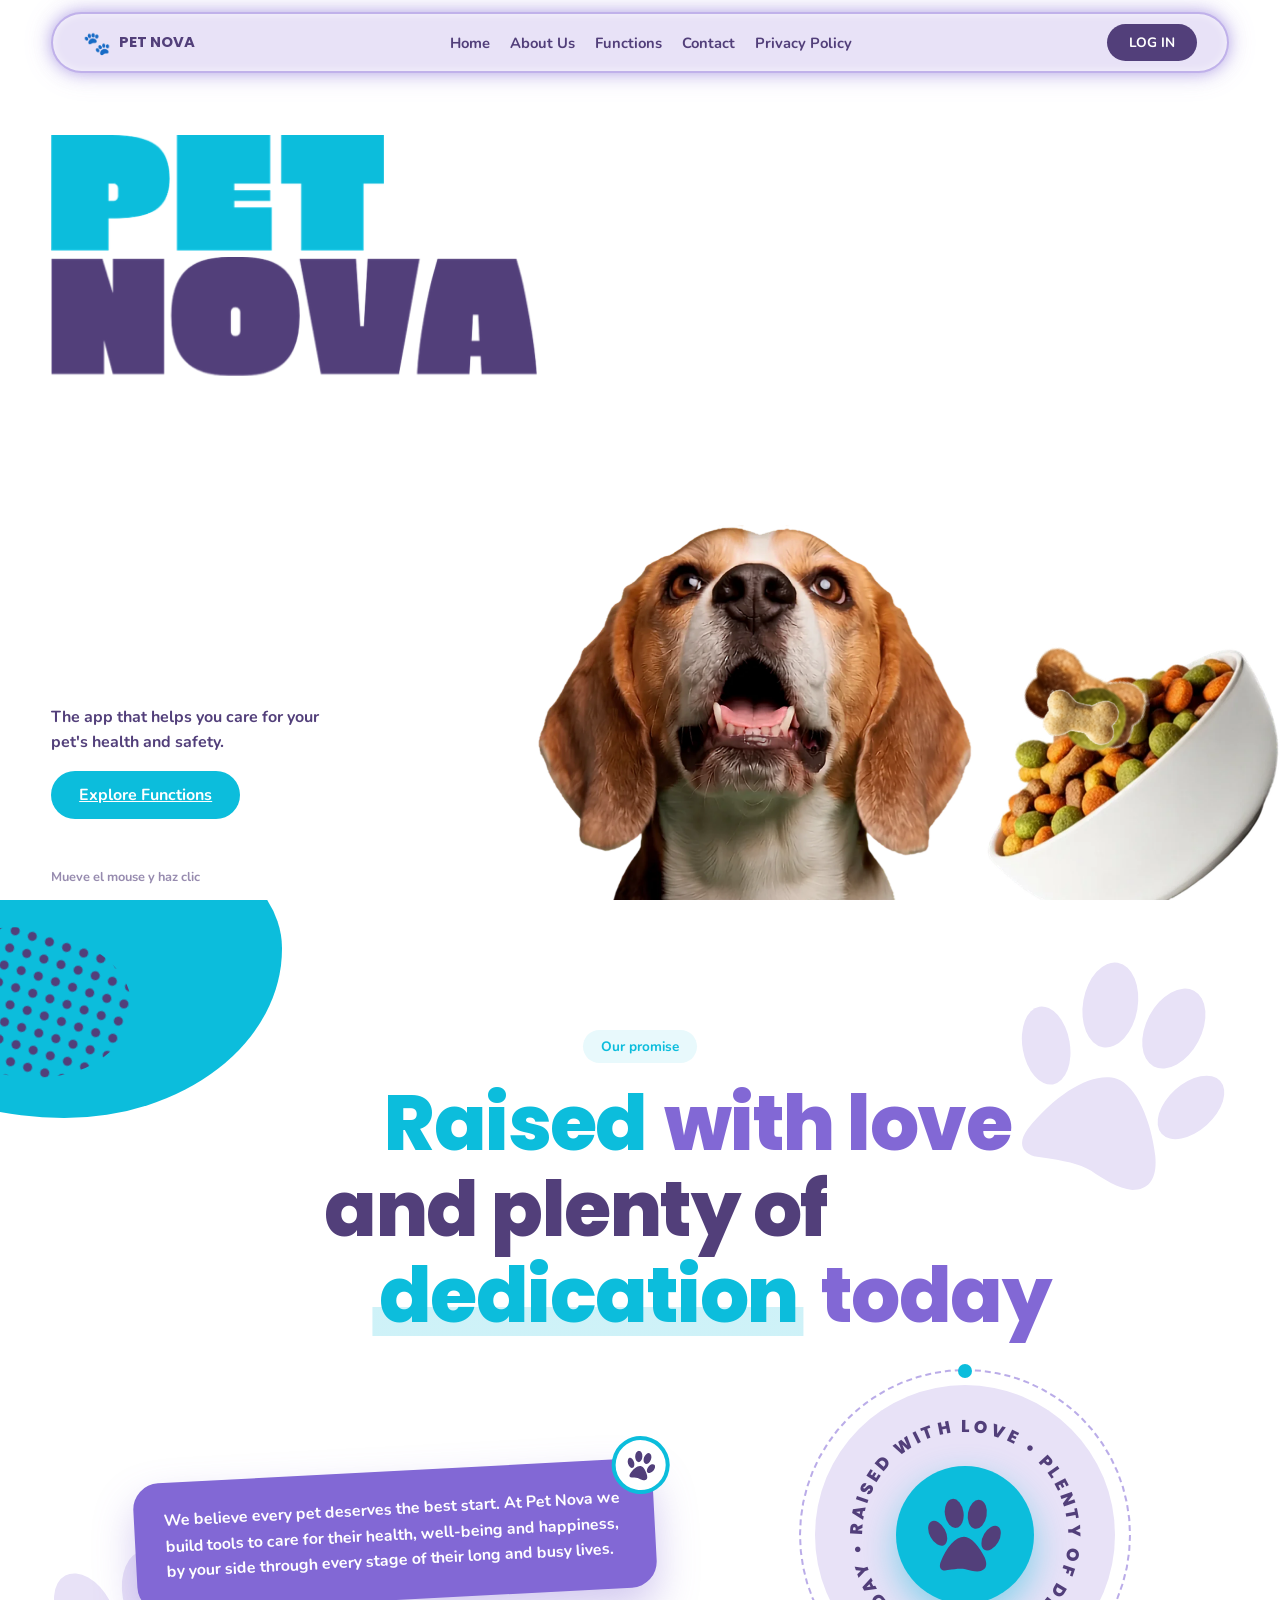
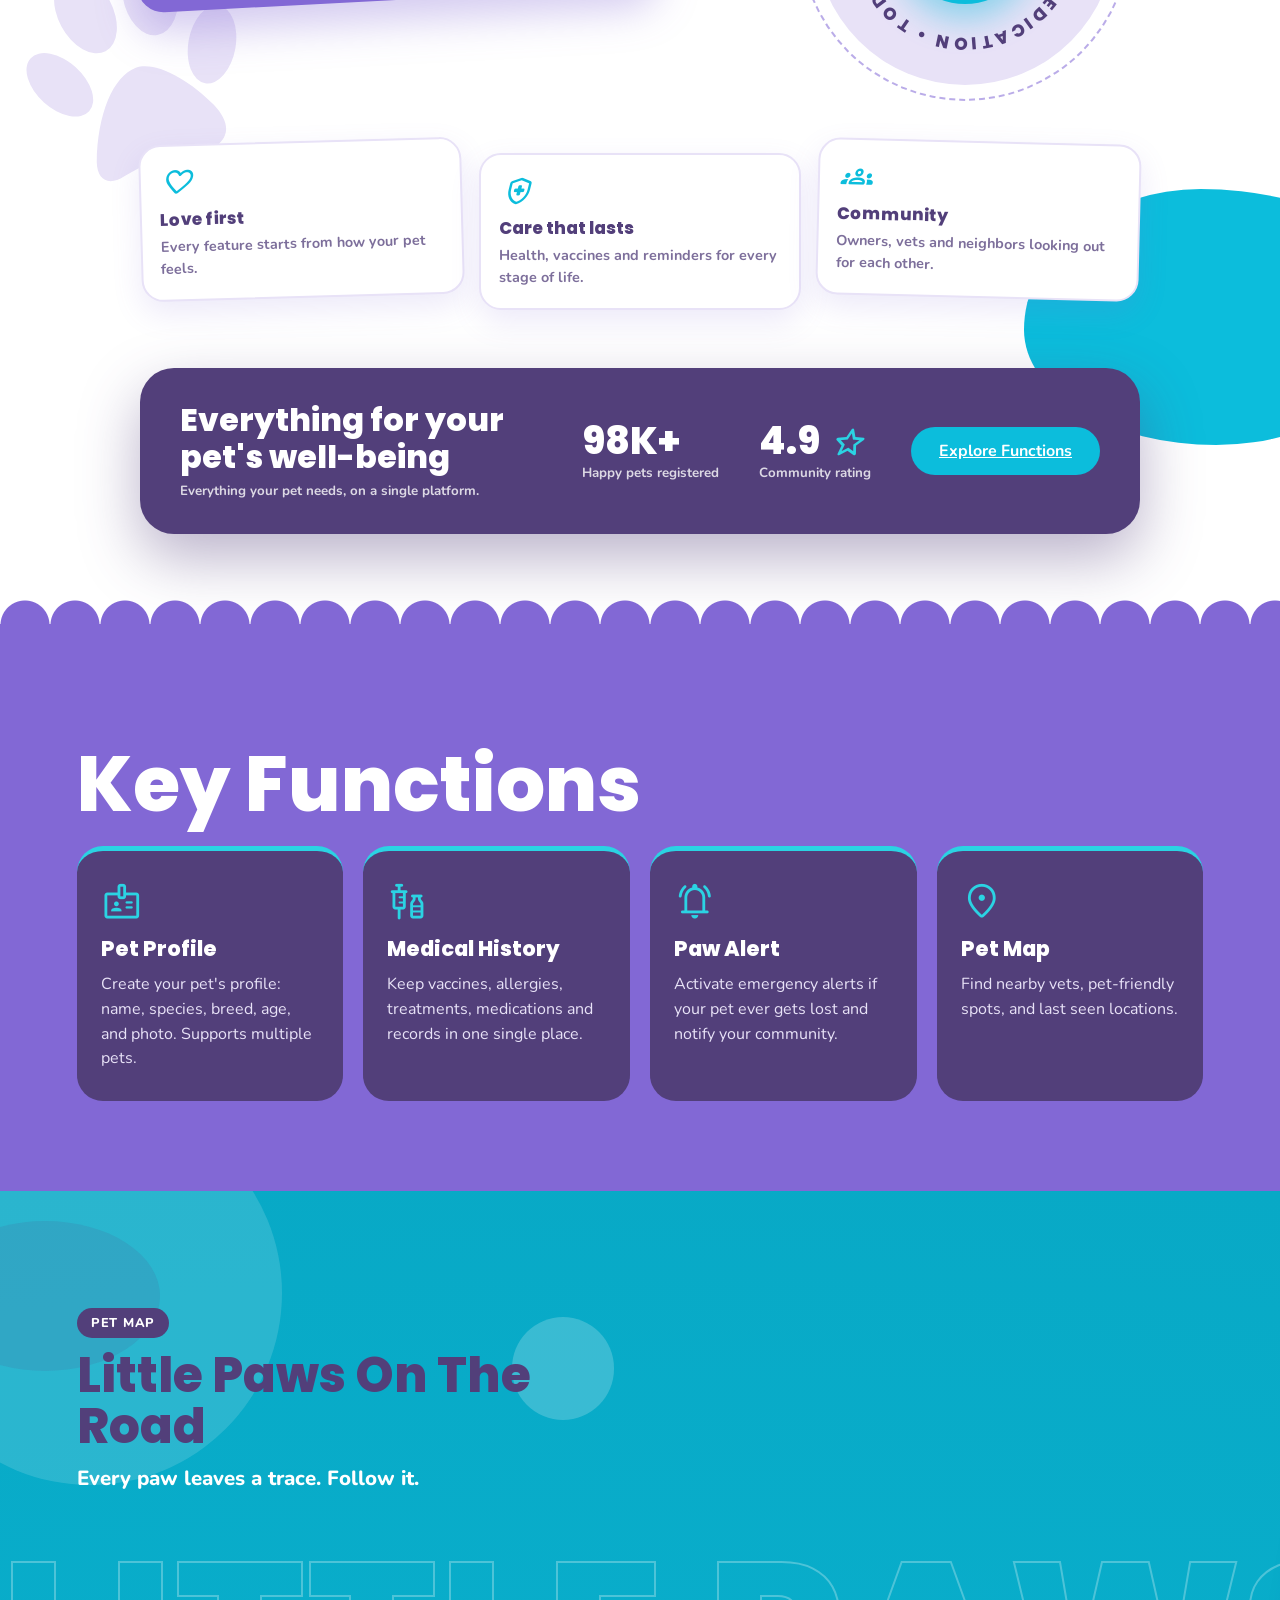
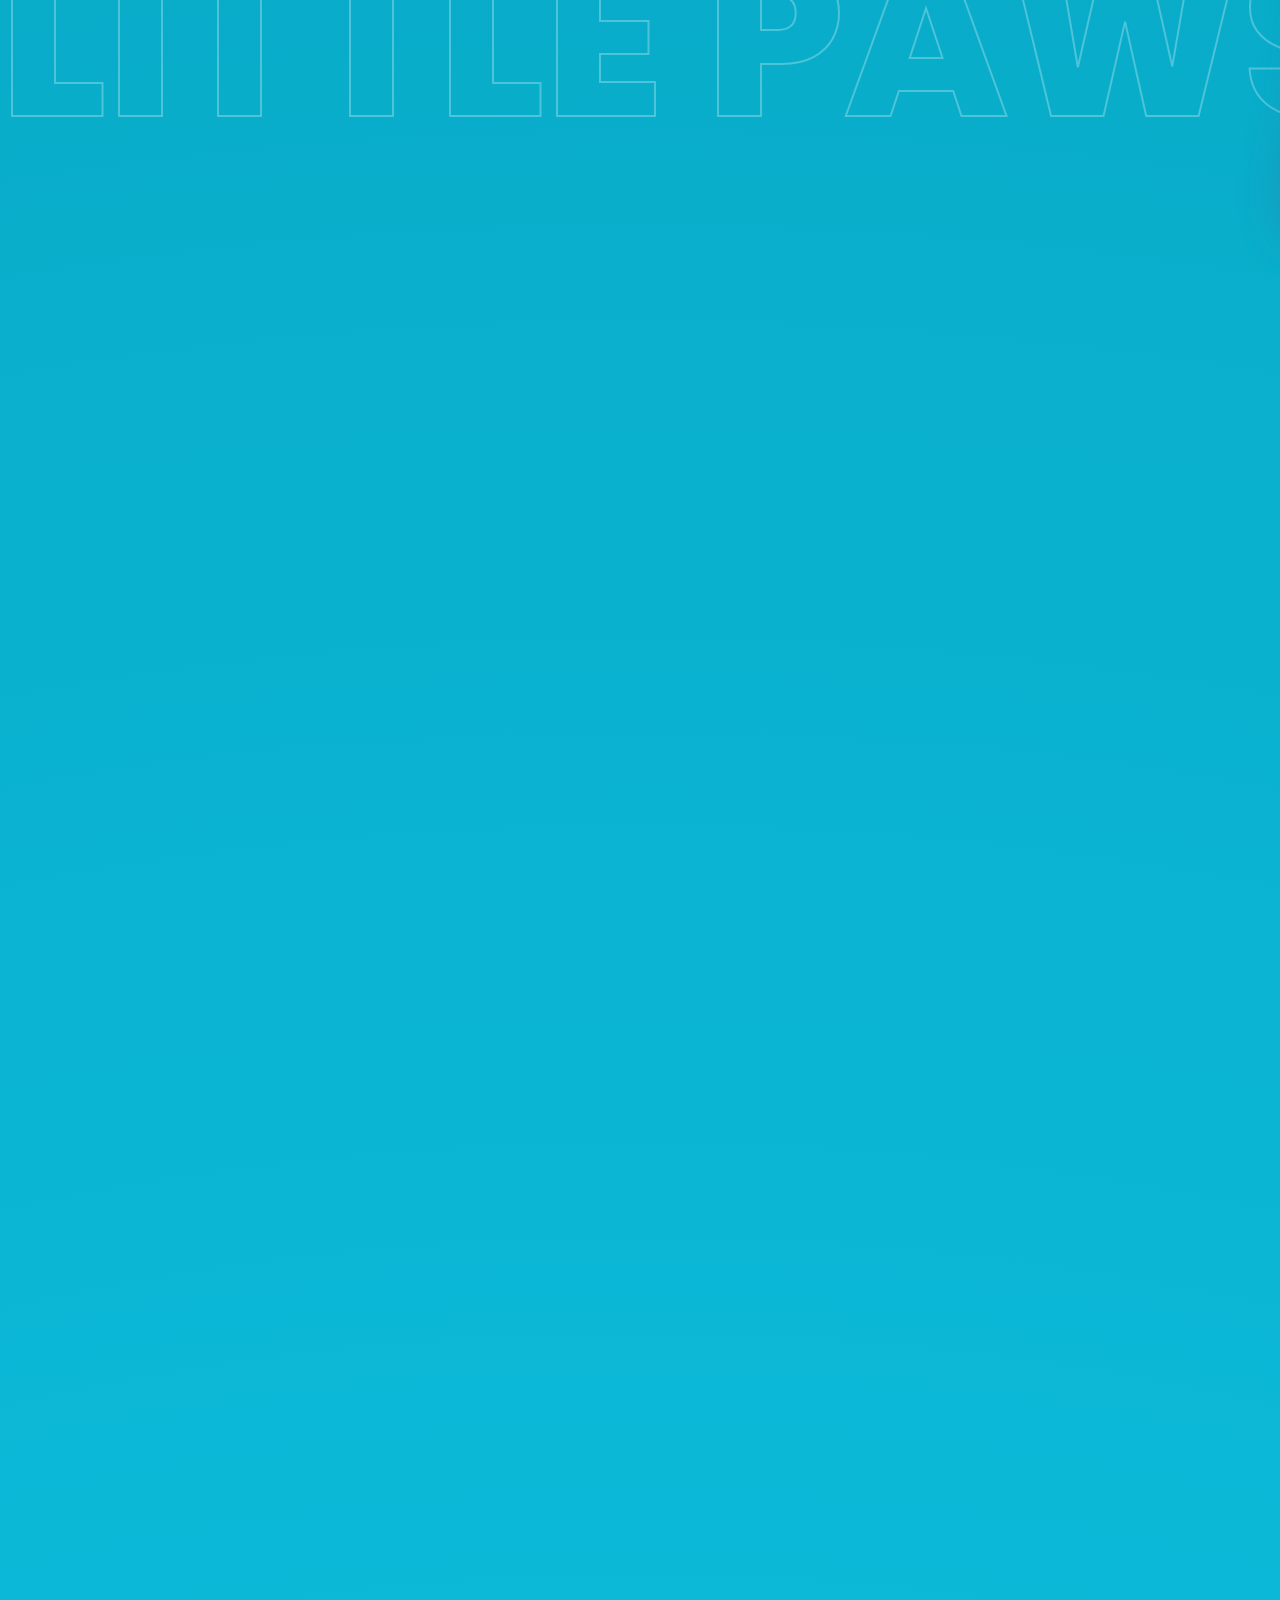
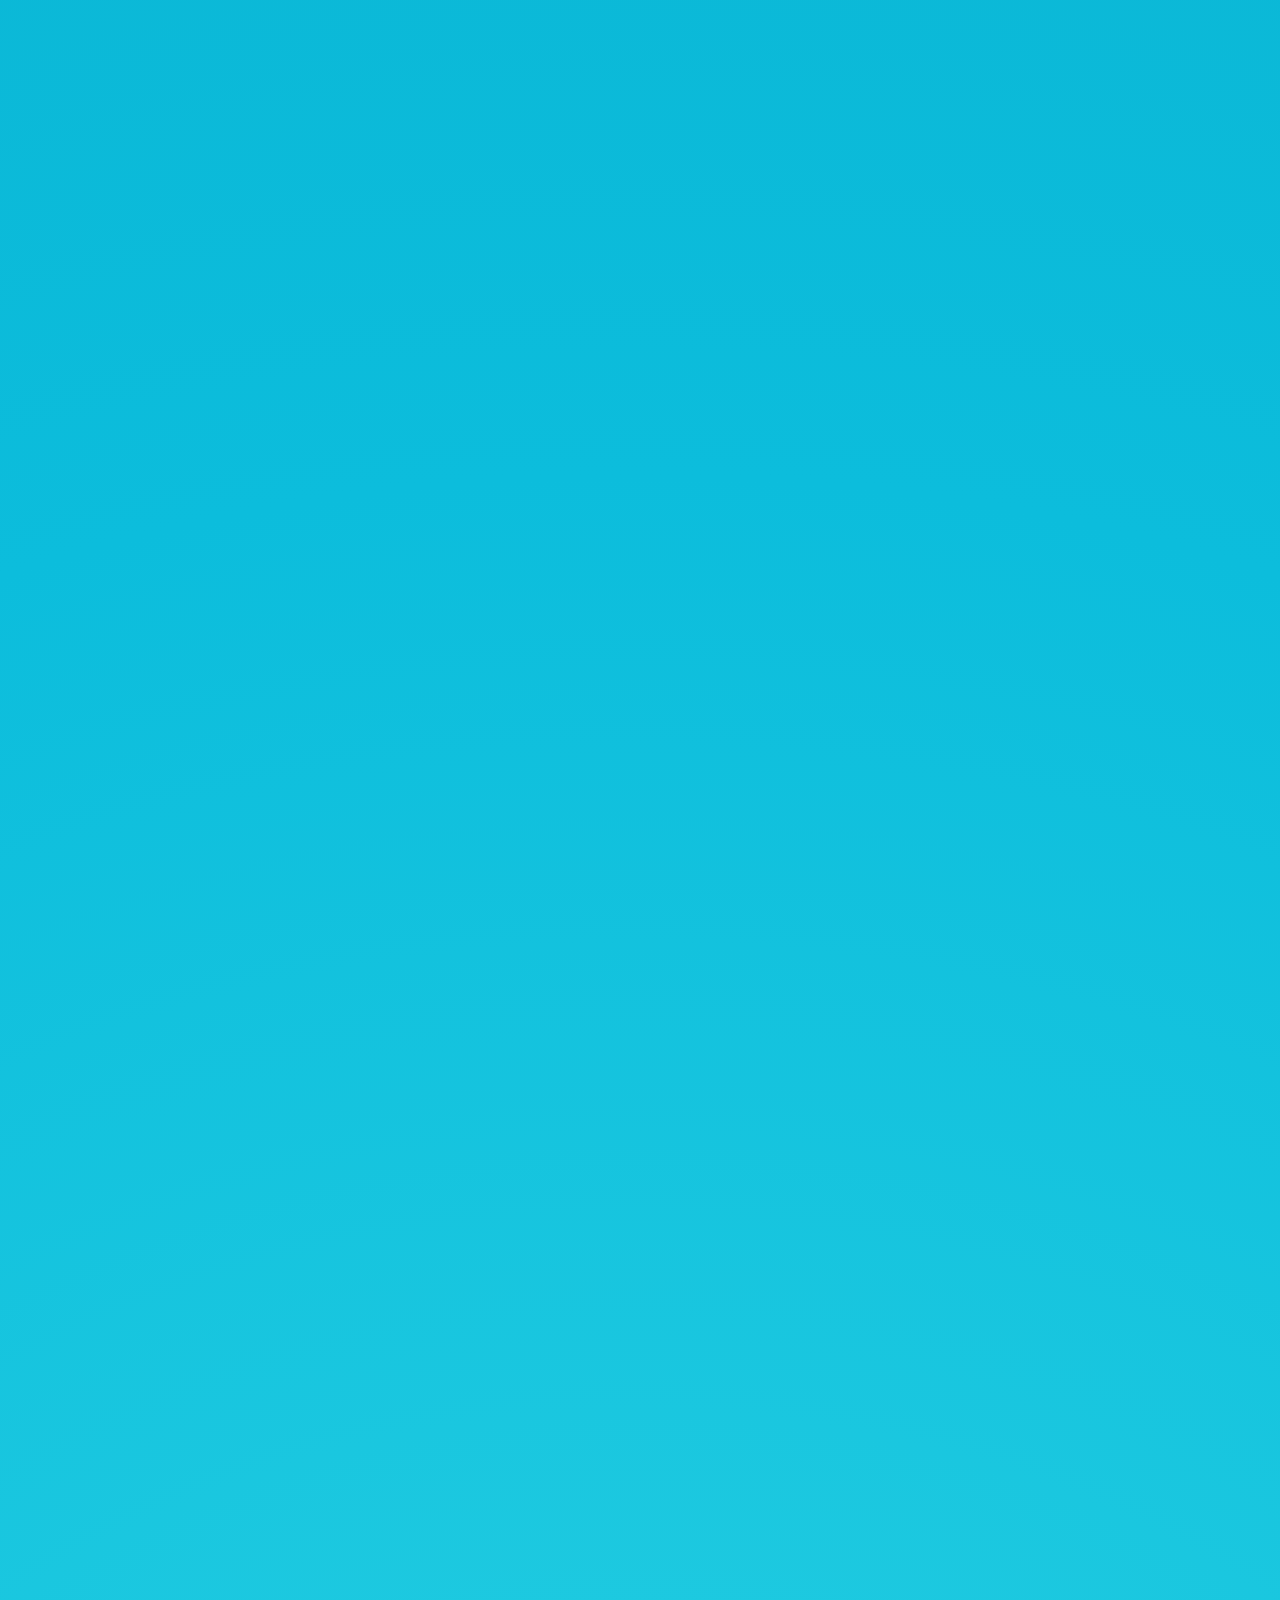
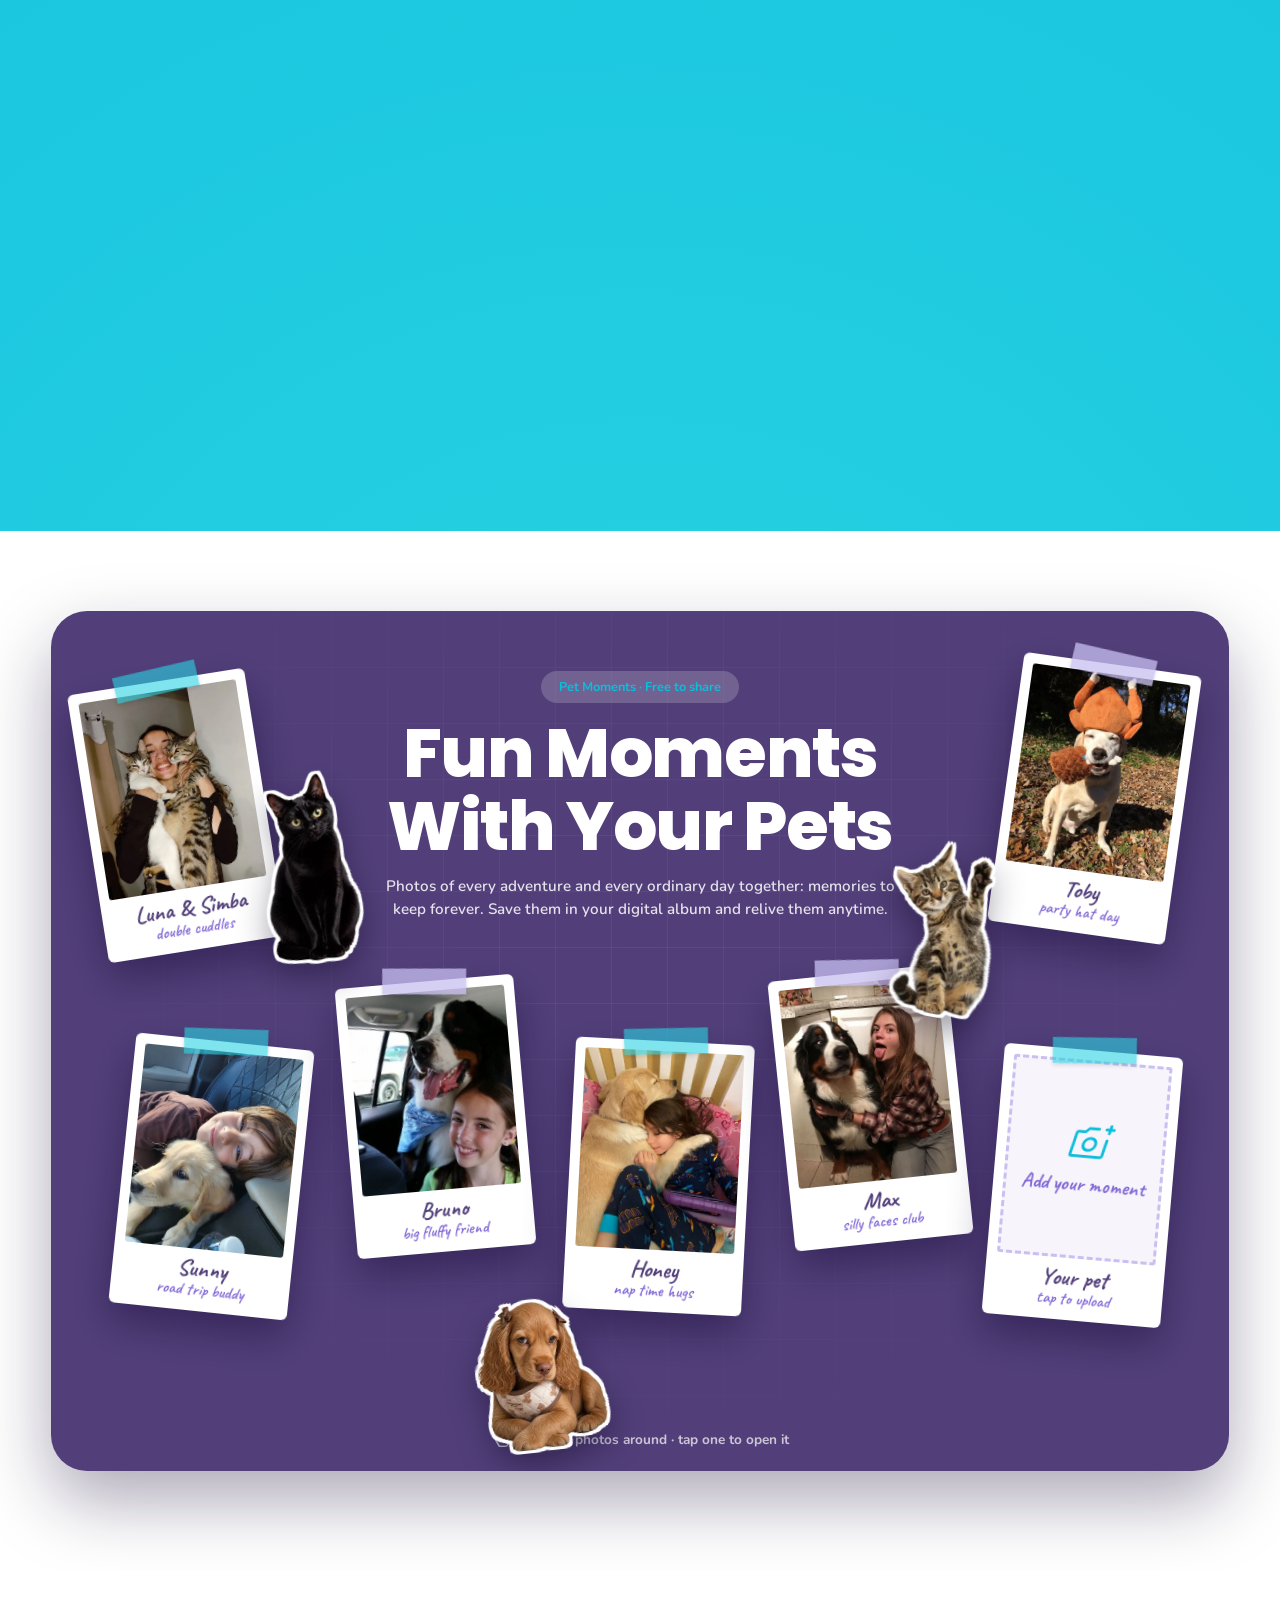
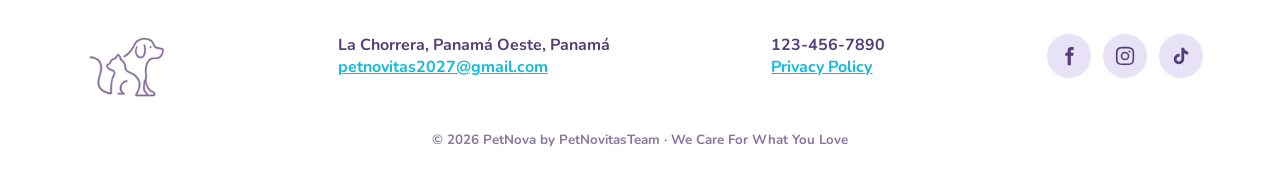
<file: index (1).html>
<!DOCTYPE html>
<!--
  PET NOVA — index.html
  ESTRUCTURA: <head> (fuentes y CSS) · <header> (menú) · <main> (todas las secciones)
              · <footer> (pie de página) · <script> (JavaScript)
  PÁGINAS: cada <section> tiene data-p="..." con la página donde aparece.
  Al tocar el menú cambia el # de la URL; codigos/script.js lo guarda en
  <body data-page="..."> y el CSS oculta las secciones de otras páginas.
-->
<html lang="es">
<!-- HEAD: título, fuentes de Google y hoja de estilos -->
<head>
<meta charset="UTF-8">
<meta name="viewport" content="width=device-width, initial-scale=1, viewport-fit=cover">
<title>Pet Nova — We Care For What You Love</title>
<link rel="preconnect" href="https://fonts.googleapis.com">
<link rel="preconnect" href="https://fonts.gstatic.com" crossorigin>
<link href="https://fonts.googleapis.com/css2?family=Caveat:wght@600;700&family=Poppins:wght@600;800&family=Nunito:wght@400;700&family=Material+Symbols+Rounded:opsz,wght,FILL,GRAD@24,500,0,0&display=swap" rel="stylesheet">
<link rel="stylesheet" href="codigos/style.css">
</head>
<body data-page="home">
<!-- ============================================================
     HEADER / NAVBAR — logo, enlaces del menú y botón LOG IN
     ============================================================ -->
<header class="nav">
  <a class="logo" href="#home"><img src="img pet/logo-pet-nova-transparente.png" alt="Pet Nova">PET NOVA</a>
  <ul><li><a href="#home" title="Home"><span class="ms">home</span><span class="lb">Home</span></a></li><li><a href="#about" title="About Us"><span class="ms">person</span><span class="lb">About Us</span></a></li><li><a href="#functions" title="Functions"><span class="ms">medical_services</span><span class="lb">Functions</span></a></li><li><a href="#contact" title="Contact"><span class="ms">chat_bubble</span><span class="lb">Contact</span></a></li><li><a href="#privacy" title="Privacy Policy"><span class="ms">shield</span><span class="lb">Privacy Policy</span></a></li></ul>
  <a class="btn dk" href="#login" style="padding:9px 22px;font-size:.85rem">LOG IN</a>
</header>

<!-- ============================================================
     MAIN — contenido principal
     ============================================================ -->
<main>

<!-- ############################################################
     PÁGINA: HOME
     ############################################################ -->
<!-- ============================================================
     HOME · HERO (portada): letras PET NOVA, beagle, plato
     Las croquetas se dibujan en el <canvas id="cv"> desde script.js
     ============================================================ -->
<section class="hero" id="home" data-p="home">
  <div class="sc t-pet"><img src="img pet/letras-pet.png" alt="Pet"></div>
  <div class="sc t-nova"><img src="img pet/letras-nova.png" alt="Nova"></div>
  <div class="sc dog"><img src="img pet/beagle-mirando-hacia-arriba.webp" alt="Beagle mirando hacia arriba"></div>
  <div class="sc bowl" id="bowl"><img src="img pet/plato-croquetas.webp" alt=""></div>
  <canvas id="cv"></canvas>
  <div class="copy"><p>The app that helps you care for your pet's health and safety.</p><a class="btn" href="#functions">Explore Functions</a></div>
  <div class="hint">Mueve el mouse y haz clic</div>
</section>

<!-- ============================================================
     HOME · NUESTRA PROMESA ("Raised with love")
     Título, nota, círculo giratorio, valores y contadores
     ============================================================ -->
<section class="next raised" id="intro" data-p="home">
  <i class="blob b1"></i><i class="dots d1"></i><i class="dots d2"></i><i class="blob b2"></i><i class="bigpaw bp1"></i><i class="bigpaw bp2"></i>
  <div class="trail"><i style="left:5%;top:82%;--n:0;rotate:-20deg"></i><i style="left:14%;top:70%;--n:1;rotate:14deg"></i><i style="left:23%;top:80%;--n:2;rotate:-16deg"></i><i style="left:32%;top:66%;--n:3;rotate:16deg"></i><i style="left:41%;top:76%;--n:4;rotate:-14deg"></i><i style="left:50%;top:62%;--n:5;rotate:16deg"></i><i style="left:59%;top:72%;--n:6;rotate:-12deg"></i><i style="left:68%;top:58%;--n:7;rotate:14deg"></i></div>
  <div class="mx">
    <span class="rz-tag rv">Our promise</span>
    <h2 class="mx-h rv">
      <span class="rline ml" style="--l:0"><span class="a1">Raised</span> <span class="a2">with love</span></span>
      <span class="rline ml" style="--l:1"><span class="a3">and plenty of</span></span>
      <span class="rline ml" style="--l:2"><span class="a4">dedication</span> <span class="a2">today</span></span>
    </h2>
    <div class="mx-mid">
      <div class="note rv"><p>We believe every pet deserves the best start. At Pet Nova we build tools to care for their health, well-being and happiness, by your side through every stage of their long and busy lives.</p><i class="stamp"></i></div>
      <div class="rz-r rv"><div class="ring"><div class="orb"></div>
        <svg class="spin" viewBox="0 0 200 200" aria-hidden="true"><defs><path id="cp" d="M100,100 m-78,0 a78,78 0 1,1 156,0 a78,78 0 1,1 -156,0"/></defs><text font-size="13" font-weight="800" fill="#523f7a" font-family="Poppins,sans-serif"><textPath href="#cp" textLength="482" lengthAdjust="spacing">RAISED WITH LOVE • PLENTY OF DEDICATION • TODAY •</textPath></text></svg>
        <div class="core"></div></div></div>
    </div>
    <div class="vals">
      <div class="val rv"><i class="ms">favorite</i><h4>Love first</h4><p>Every feature starts from how your pet feels.</p></div>
      <div class="val rv"><i class="ms">health_and_safety</i><h4>Care that lasts</h4><p>Health, vaccines and reminders for every stage of life.</p></div>
      <div class="val rv"><i class="ms">groups</i><h4>Community</h4><p>Owners, vets and neighbors looking out for each other.</p></div>
    </div>
  </div>
  <div class="wb2 rv">
    <div class="wbt"><h3>Everything for your pet's well-being</h3><small>Everything your pet needs, on a single platform.</small></div>
    <div class="st"><b><span data-to="98">0</span>K+</b><small>Happy pets registered</small></div>
    <div class="st"><b><span data-to="4.9" data-d="1">0</span><i class="ms">star</i></b><small>Community rating</small></div>
    <a class="btn" href="#functions">Explore Functions</a>
  </div>
</section>


<!-- ############################################################
     PÁGINA: ABOUT US
     ############################################################ -->
<!-- ============================================================
     ABOUT · PORTADA: foto de la familia
     ============================================================ -->
<section class="ab-hero" id="about" data-p="about">
  <img class="ab-bg" src="img pet/familia-con-sus-perros.webp" alt="Familia sentada en el pasto con sus dos perros golden">
  <div class="ab-shade"></div>
  <span class="ab-tag"><i class="ms">favorite</i> 2 goldens · 1 big family</span>
  <div class="ab-hin">
    <span class="mo-badge ab-kick">About Pet Nova</span>
    <h1><span class="ab-w" style="--w:0">Our Family</span> <span class="ab-w" style="--w:1">and Paws</span></h1>
    <p>More than just an app, we are guardians of your pet and a family united by our love for animals everywhere.</p>
  </div>
  <i class="ms ab-scroll">keyboard_arrow_down</i>
</section>
<!-- ============================================================
     ABOUT · CONTENIDO: la familia, el EQUIPO y el botón HIGH FIVE
     ============================================================ -->
<section class="ab-main" data-p="about">
  <div class="two ab-r1">
    <div class="fam-img rv"><img src="img pet/familia-con-su-perrito.webp" alt="Familia con su perrito"></div>
    <div class="rv"><h2 class="big">The family behind Pet Nova</h2><p class="lead">Pets are family, so we build Pet Nova like we would for our own: simple, caring and always ready when you need it.</p></div>
  </div>
  <h2 class="big rv ab-mt">Meet the team</h2>
  <div class="team"><img class="peek dach rv" src="img pet/perro-salchicha-asomandose.webp" alt="Perro salchicha asomándose">
    <div class="mem rv"><div class="face" style="background:#0cbddc">OM</div><h3>Oliver Montenegro</h3><small>Pet Nova Team</small><p>Focused on turning creative ideas into practical solutions for pet owners.</p></div>
    <div class="mem rv"><div class="face" style="background:#8268d5">DA</div><h3>Danna Arjona</h3><small>Pet Nova Team</small><p>Focused on creating innovative solutions that promote responsible pet ownership.</p></div>
    <div class="mem rv"><div class="face" style="background:#523f7a">SG</div><h3>Sthefanie Gaitán</h3><small>Pet Nova Team</small><p>Motivated by collaboration and compassion to help build a smarter pet care experience.</p></div>
  </div>
  <div class="two ab-r3">
    <div class="rv"><h2 class="big">Every high five counts</h2><p class="lead">Behind every pet there is a person who loves them. Pet Nova is here for both.</p>
      <div class="h5-count"><b id="h5n">12,480</b><small>high fives shared by<br>the Pet Nova family</small></div>
      <a class="btn" href="#contact">Say hello</a></div>
    <button class="h5 rv" id="h5" type="button" aria-label="Give a high five">
      <span class="h5-ring"></span><span class="h5-ring r2"></span>
      <span class="h5-disc"></span>
      <span class="h5-art"><img src="img pet/mano-y-patita-chocando.webp" alt="Mano y patita chocando"></span>
      <span class="h5-boom"></span>
      <span class="h5-tip"><i class="ms">touch_app</i> Tap for a high five!</span>
    </button>
  </div>
</section>

<!-- ============================================================
     HOME · KEY FUNCTIONS: 4 tarjetas de funciones
     ============================================================ -->
<section class="sec fn" id="keyfn" data-p="home">
  <h2 class="big rv">Key Functions</h2>
  <div class="fgrid">
    <div class="fcard rv"><span class="ms">badge</span><h3>Pet Profile</h3><p>Create your pet's profile: name, species, breed, age, and photo. Supports multiple pets.</p></div>
    <div class="fcard rv"><span class="ms">vaccines</span><h3>Medical History</h3><p>Keep vaccines, allergies, treatments, medications and records in one single place.</p></div>
    <div class="fcard rv"><span class="ms">notifications_active</span><h3>Paw Alert</h3><p>Activate emergency alerts if your pet ever gets lost and notify your community.</p></div>
    <div class="fcard rv"><span class="ms">location_on</span><h3>Pet Map</h3><p>Find nearby vets, pet-friendly spots, and last seen locations.</p></div>
  </div>
</section>


<!-- ############################################################
     PÁGINA: FUNCTIONS
     ############################################################ -->
<!-- ============================================================
     FUNCTIONS · INTRO: texto, botones de salto (data-go) y cachorro
     ============================================================ -->
<section class="svc" id="svc" data-p="functions">
  <div class="svc-in">
    <div class="rv"><span class="rz-tag">Functions</span><h2>Everything your pet needs, in one single place</h2><p class="lead">Pet Nova is the app that helps you care for, connect, and celebrate every moment with your best friend.</p>
      <div class="fn-jump">
        <button type="button" data-go="fn-info"><i class="ms">vaccines</i>Info</button>
        <button type="button" data-go="fn-cal"><i class="ms">calendar_month</i>Calendar</button>
        <button type="button" data-go="fn-alert"><i class="ms">notifications_active</i>Paw Alert</button>
        <button type="button" data-go="fn-map"><i class="ms">location_on</i>Pet Map</button>
        <button type="button" data-go="fn-moments"><i class="ms">photo_library</i>Pet Moments</button>
      </div></div>
    <div class="svc-art rv"><i class="sblob"></i><img src="img pet/cachorro-cocker.webp" alt="Cachorro cocker">
      <div class="svc-fl s1"><i class="ms">verified</i><div><b>Vaccines</b><small>Up to date</small></div></div>
      <div class="svc-fl s2"><i class="ms">cake</i><div><b>Coco turns 1</b><small>in 3 days</small></div></div>
      <div class="svc-fl s3"><i class="ms">favorite</i><div><b>Health score</b><small>98 / 100</small></div></div>
    </div>
  </div>
</section>
<!-- ============================================================
     FUNCTIONS · 01 INFO: historial médico
     ============================================================ -->
<section class="sec info" id="fn-info" data-p="functions">
  <div class="two">
    <div class="clip rv"><h4>Organized for you</h4><ul><li style="--k:0"><i class="ms">vaccines</i>Vaccines</li><li style="--k:1"><i class="ms">coronavirus</i>Allergies</li><li style="--k:2"><i class="ms">medication</i>Medication records</li><li style="--k:3"><i class="ms">history</i>Medical history</li><li style="--k:4"><i class="ms">sticky_note_2</i>Important notes</li></ul></div>
    <div class="rv"><span class="fn-no">01 — Medical info</span><h2 class="big">Info</h2><p class="lead">Keep your pet health history always within reach. Check vaccines, allergies, treatments, medications, and medical records in one single place whenever you need them.</p></div>
  </div>
  <img class="lie" src="img pet/beagle-asomandose.webp" alt="Beagle asomándose">
</section>
<!-- ============================================================
     FUNCTIONS · 02 CALENDARIO con recordatorios (días creados en script.js)
     ============================================================ -->
<section class="sec care" id="fn-cal" data-p="functions">
  <div class="two">
    <div class="rv"><span class="fn-no">02 — Reminders</span><h2 class="big">Smart Care Calendar</h2><p class="lead">Never miss a care detail. Receive reminders for vaccines, vet visits, medications and every important moment of your best friend.</p><a class="btn" href="#contact">Start now</a></div>
    <div class="calwrap rv"><div class="cal"><h4>October 2026</h4><div class="days" id="days"></div></div><img class="dogside" src="img pet/perrito-con-calendario.webp" alt="Perrito con calendario"><div class="rem" style="left:-4%;top:34%"><span class="avat" style="background-image:url('img pet/perrito-toalla.webp')"></span> Bath Day · 17th</div><div class="rem" style="right:2%;top:-14px;animation-delay:-1.4s;background:var(--cy)"><span class="ms">stethoscope</span> Vet · 22nd</div><div class="rem" style="left:10%;bottom:-8px;animation-delay:-2.3s"><span class="ms">vaccines</span> Vaccine · 30th</div></div>
  </div>
</section>

<!-- ============================================================
     FUNCTIONS · 03 PAW ALERT: demo de alerta de mascota perdida
     ============================================================ -->
<section class="sec pawal" id="fn-alert" data-p="functions">
  <div class="two">
    <div class="rv"><span class="fn-no">03 — Emergencies</span><h2 class="big">Paw Alert</h2><p class="lead">If your pet ever gets lost, activate an emergency alert. Your community is notified right away and sees the last recorded location.</p><button class="btn dk pa-try" id="pabtn" type="button"><i class="ms">campaign</i> Try Paw Alert</button><small class="pa-demo">Demo: nothing is sent, it only shows how it works.</small></div>
    <div class="pa-art rv" id="paart"><i class="pabg"></i><i class="pa-wave"></i><i class="pa-wave w2"></i><i class="pa-wave w3"></i><div class="bell"><i class="ms">notifications_active</i></div>
      <div class="phone"><span class="pa-status"><i></i> Alert active</span><div class="nt" style="--k:0"><i class="ms">pets</i><div><b>Paw Alert</b><small>Together we bring him back home</small></div></div><div class="nt" style="--k:1"><i class="ms">location_on</i><div><b>Last seen</b><small>Near Parque Sandalo · 4 min ago</small></div></div><div class="nt" style="--k:2"><i class="ms">groups</i><div><b>12 neighbors</b><small>are helping to look for him</small></div></div></div></div>
  </div>
</section>
<!-- ============================================================
     FUNCTIONS · 04 PET MAP (UBICACIÓN): celular con el mapa
     ============================================================ -->
<section class="sec phonemap" id="fn-map" data-p="functions">
  <div class="pm-in">
    <div class="pm-t rv"><span class="fn-no">04 — Pet Map</span><h2 class="big">Little Paws On The Road</h2><p class="lead">Explore an interactive map with the best places for your pet. Find veterinarians, parks, hotels, shops, and other pet-friendly spaces based on your current location right now.</p><a class="btn dk" href="#contact">Find nearby</a></div>
    <div class="pm-art rv"><img src="img pet/celular-con-el-mapa-de-mascotas.webp" alt="Celular con el mapa de mascotas"></div>
  </div>
</section>
<!-- ============================================================
     FUNCTIONS · 05 PET MOMENTS — CARRUSEL
     .story = carrusel tipo historias (cambia solo cada 4 s)
     .fmo-strip = tira de fotos que se mueve sola (infinita)
     ============================================================ -->
<section class="sec fmo" id="fn-moments" data-p="functions">
  <div class="fmo-in">
    <div class="fmo-t rv"><span class="fn-no">05 — Pet Moments</span><h2 class="big">Your pet's story, one moment at a time</h2>
      <p class="lead">Photos of every adventure and every ordinary day together: memories to keep forever. Watch them like stories and share them with the people you love.</p>
      <ul class="fmo-list">
        <li style="--k:0"><i class="ms">photo_library</i><div><b>Digital album</b><small>Every photo saved by pet and by date.</small></div></li>
        <li style="--k:1"><i class="ms">auto_stories</i><div><b>Pet stories</b><small>Relive the best moments, one tap at a time.</small></div></li>
        <li style="--k:2"><i class="ms">group</i><div><b>Share with family</b><small>Everyone at home can add photos.</small></div></li>
        <li style="--k:3"><i class="ms">cake</i><div><b>Birthday memories</b><small>A surprise album on their special day.</small></div></li>
      </ul></div>
    <div class="fmo-art rv">
      <i class="fmo-blob"></i>
      <div class="story" id="story" tabindex="0" aria-label="Pet Moments stories: tap the right side for the next photo">
        <div class="st-bars"><i><b></b></i><i><b></b></i><i><b></b></i><i><b></b></i><i><b></b></i><i><b></b></i></div>
        <div class="st-head"><span class="st-av"><i class="ms">pets</i></span><b id="stn">Luna &amp; Simba</b><small id="stt">2h</small></div>
        <div class="st-imgs"><img src="img pet/momento-abrazo-de-gatitos.webp" alt="Chica abrazando a sus dos gatos atigrados" data-n="Luna &amp; Simba" data-t="2h" class="on"><img src="img pet/momento-golden-en-el-carro.webp" alt="Niño con su cachorro golden en el carro" data-n="Sunny" data-t="5h"><img src="img pet/momento-perrito-con-gorro.webp" alt="Perro con gorro de pavo" data-n="Toby" data-t="8h"><img src="img pet/momento-siesta-con-golden.webp" alt="Niña dormida abrazada a su golden" data-n="Honey" data-t="12h"><img src="img pet/momento-boyero-en-el-carro.webp" alt="Niña con su boyero de Berna en el carro" data-n="Bruno" data-t="1d"><img src="img pet/momento-boyero-en-la-cocina.webp" alt="Chica con su boyero de Berna en la cocina" data-n="Max" data-t="2d"></div>
        <button class="st-nav st-prev" type="button" aria-label="Previous photo"></button><button class="st-nav st-next" type="button" aria-label="Next photo"></button>
        <div class="st-foot"><span>Send a message...</span><button type="button" class="st-like" id="stlike" aria-label="Like"><i class="ms">favorite</i></button><i class="ms">send</i></div>
      </div>
      <div class="fmo-tip"><i class="ms">touch_app</i> Tap the photo</div>
    </div>
  </div>
  <div class="fmo-strip" aria-hidden="true"><div class="fmo-track"><img src="img pet/momento-abrazo-de-gatitos.webp" alt=""><img src="img pet/momento-golden-en-el-carro.webp" alt=""><img src="img pet/momento-perrito-con-gorro.webp" alt=""><img src="img pet/momento-siesta-con-golden.webp" alt=""><img src="img pet/momento-boyero-en-el-carro.webp" alt=""><img src="img pet/momento-boyero-en-la-cocina.webp" alt=""><img src="img pet/familia-con-sus-perros.webp" alt=""><img src="img pet/momento-abrazo-de-gatitos.webp" alt=""><img src="img pet/momento-golden-en-el-carro.webp" alt=""><img src="img pet/momento-perrito-con-gorro.webp" alt=""><img src="img pet/momento-siesta-con-golden.webp" alt=""><img src="img pet/momento-boyero-en-el-carro.webp" alt=""><img src="img pet/momento-boyero-en-la-cocina.webp" alt=""><img src="img pet/familia-con-sus-perros.webp" alt=""></div></div>
</section>

<!-- ############################################################
     PÁGINA: HOME (continúa)
     ############################################################ -->
<!-- ============================================================
     HOME · LITTLE PAWS ON THE ROAD — MAPA / UBICACIÓN animado
     El pin cae sobre el gato y viaja al mapa (roadUpdate() en script.js)
     ============================================================ -->
<section class="road" id="road" data-p="home">
  <div class="road-in">
    <div class="r-bgtxt" aria-hidden="true"><span>LITTLE PAWS · ON THE ROAD · LITTLE PAWS · ON THE ROAD ·</span></div>
    <i class="r-dot d1"></i><i class="r-dot d2"></i><i class="r-dot d3"></i>
    <div class="r-copy"><span class="r-step">Pet Map</span><h2>Little Paws On The Road</h2><p class="r-sub">Every paw leaves a trace. Follow it.</p></div>
    <div class="r-trail" id="rtrail" aria-hidden="true"></div>
    <i class="r-shadow"></i>
    <img class="r-cat" id="rcat" src="img pet/gato-blanco-y-negro-sentado.webp" alt="Gato blanco y negro sentado">
    <div class="r-map" id="rmap"><div class="mapcard">
      <svg class="r-route" viewBox="0 0 100 100" preserveAspectRatio="none" aria-hidden="true"><path d="M39 52 C34 40 30 30 22 22"/></svg>
      <div class="chip" style="left:8%;top:12%;--c:0"><span class="ms">local_hospital</span> Veterinaria Melo Pet &amp; Garden</div>
      <div class="chip" style="right:6%;top:62%;animation-delay:-1s;--c:1"><span class="ms">storefront</span> Plaza Pompeya</div>
      <div class="chip" style="left:10%;bottom:8%;animation-delay:-2s;--c:2"><span class="ms">park</span> Parque Sandalo</div>
      <i class="r-ripple"></i><i class="r-ripple q2"></i>
      <div class="r-info"><b>Veterinaria Melo</b><small><span class="ms">directions_walk</span> 350 m · <em>Open now</em></small></div>
      <small class="mcap">Map · Powered by Mapify</small></div></div>
    <svg class="r-pin" id="rpin" viewBox="0 0 100 130" aria-hidden="true"><path d="M50 128C50 128 8 84 8 48a42 42 0 1 1 84 0c0 36-42 80-42 80z" fill="#523f7a"/><circle cx="50" cy="48" r="22" fill="#2bd3e3"/></svg>
    <div class="r-cta"><div class="r-stats"><b>120+</b><small>pet-friendly places<br>near you</small></div><div class="r-stats"><b>24/7</b><small>emergency vets<br>on the map</small></div><a class="btn dk" href="#contact">Find nearby</a></div>
  </div>
</section>

<!-- ============================================================
     HOME · FUN MOMENTS: polaroids que se arrastran y se abren en grande
     ============================================================ -->
<section class="moments" id="moments" data-p="home">
  <div class="mo-card" id="board">
    <div class="mo-grid"></div>
    <div class="mo-top"><span class="mo-badge">Pet Moments · Free to share</span><h2>Fun Moments<br>With Your Pets</h2><p>Photos of every adventure and every ordinary day together: memories to keep forever. Save them in your digital album and relive them anytime.</p></div>
    <figure class="pol" tabindex="0" style="--x:3%;--y:8%;--r:-9deg;--d:0"><div class="pol-in"><i class="tape"></i><img src="img pet/momento-abrazo-de-gatitos.webp" alt="Chica abrazando a sus dos gatos atigrados" draggable="false"><figcaption>Luna &amp; Simba<span>double cuddles</span></figcaption></div></figure>
    <figure class="pol" tabindex="0" style="--x:81%;--y:6%;--r:8deg;--d:1"><div class="pol-in"><i class="tape"></i><img src="img pet/momento-perrito-con-gorro.webp" alt="Perro con gorro de pavo y un juguete" draggable="false"><figcaption>Toby<span>party hat day</span></figcaption></div></figure>
    <figure class="pol" tabindex="0" style="--x:6%;--y:50%;--r:6deg;--d:2"><div class="pol-in"><i class="tape"></i><img src="img pet/momento-golden-en-el-carro.webp" alt="Niño recostado con su cachorro golden en el carro" draggable="false"><figcaption>Sunny<span>road trip buddy</span></figcaption></div></figure>
    <figure class="pol" tabindex="0" style="--x:25%;--y:43%;--r:-5deg;--d:3"><div class="pol-in"><i class="tape"></i><img src="img pet/momento-boyero-en-el-carro.webp" alt="Niña con su boyero de Berna en el carro" draggable="false"><figcaption>Bruno<span>big fluffy friend</span></figcaption></div></figure>
    <figure class="pol" tabindex="0" style="--x:44%;--y:50%;--r:3deg;--d:4"><div class="pol-in"><i class="tape"></i><img src="img pet/momento-siesta-con-golden.webp" alt="Niña dormida abrazada a su golden" draggable="false"><figcaption>Honey<span>nap time hugs</span></figcaption></div></figure>
    <figure class="pol" tabindex="0" style="--x:62%;--y:42%;--r:-6deg;--d:5"><div class="pol-in"><i class="tape"></i><img src="img pet/momento-boyero-en-la-cocina.webp" alt="Chica sacando la lengua junto a su boyero de Berna" draggable="false"><figcaption>Max<span>silly faces club</span></figcaption></div></figure>
    <figure class="pol add" tabindex="0" style="--x:80%;--y:51%;--r:5deg;--d:6"><div class="pol-in"><i class="tape"></i><div class="add-ph"><i class="ms">add_a_photo</i>Add your moment</div><figcaption>Your pet<span>tap to upload</span></figcaption><input type="file" accept="image/*" hidden></div></figure>
    <img class="stk" src="img pet/tarjeta-animal-4.webp" alt="" draggable="false" style="--x:18%;--y:19%;--r:-8deg;--w:92px;--d:7">
    <img class="stk" src="img pet/tarjeta-animal-0.webp" alt="" draggable="false" style="--x:71%;--y:27%;--r:10deg;--w:108px;--d:8">
    <img class="stk" src="img pet/tarjeta-animal-2.webp" alt="" draggable="false" style="--x:36%;--y:79%;--r:-6deg;--w:128px;--d:9">
    <p class="mo-hint"><i class="ms">pan_tool</i> Drag the photos around · tap one to open it</p>
    <div class="mo-flash"></div>
  </div>
  <div class="mo-lb" id="molb" aria-hidden="true"><figure><button type="button" class="lb-x" aria-label="Close"><i class="ms">close</i></button><img alt=""><figcaption></figcaption></figure></div>
</section>


<!-- ############################################################
     PÁGINA: CONTACT
     ############################################################ -->
<!-- ============================================================
     CONTACT: tarjetas de contacto (UBICACIÓN, teléfono, correo), FORMULARIO y FAQ
     ============================================================ -->
<section class="sec contact" id="contact" data-p="contact">
  <i class="ct-blob b1"></i><i class="ct-blob b2"></i>
  <div class="ct-in">
    <div class="ct-l rv">
      <span class="mo-badge">Contact</span>
      <h2 class="big">Let's talk about your pets</h2>
      <p class="lead">If you have any questions about our services or any problem, reach out to us and contact us today.</p>
      <div class="ct-cards">
        <a class="ct-card" href="https://www.google.com/maps/search/La+Chorrera,+Panam%C3%A1+Oeste" target="_blank" rel="noopener"><i class="ms">location_on</i><div><small>Visit us</small><b>La Chorrera, Panamá Oeste, Panamá</b></div></a>
        <a class="ct-card" href="tel:1234567890"><i class="ms">call</i><div><small>Call us</small><b>123-456-7890</b></div></a>
        <a class="ct-card" href="mailto:petnovitas2027@gmail.com"><i class="ms">mail</i><div><small>Write to us</small><b>petnovitas2027@gmail.com</b></div></a>
      </div>
      <p class="ct-resp"><i class="ms">schedule</i> We usually reply in less than 24 hours</p>
    </div>
    <div class="fw rv"><img class="peek pup" src="img pet/cachorro-cocker.webp" alt="Cachorro descansando sobre la tarjeta">
      <form id="f">
        <h3>Send us a message</h3>
        <div class="ct-topics" id="ctt"><button type="button" class="on">General question</button><button type="button">Problem with the app</button><button type="button">Partnership</button></div>
        <div class="ct-row"><input id="fn1" placeholder="First name" required><input placeholder="Last name"></div>
        <input type="email" placeholder="Email" required>
        <input placeholder="Your pet's name (optional)">
        <textarea rows="4" placeholder="Message"></textarea>
        <button class="btn dk" id="fb" type="submit"><i class="ms">send</i> Send message</button>
        <div class="ct-ok" id="ctok"><span class="ct-okic"><i class="ms">pets</i></span><b>Message sent!</b><p id="ctmsg">Thanks! We'll get back to you very soon.</p><button type="button" class="btn" id="ctnew">Send another</button></div>
      </form></div>
  </div>
  <div class="faq rv">
    <h3>Frequently asked questions</h3>
    <details><summary>Is Pet Nova free?<i class="ms">add</i></summary><p>Yes. You can create your account, add your pets and use the main functions for free.</p></details>
    <details><summary>Can I add more than one pet?<i class="ms">add</i></summary><p>Of course! Each pet gets its own profile, medical history, calendar and photo album.</p></details>
    <details><summary>How does Paw Alert work?<i class="ms">add</i></summary><p>If your pet gets lost, you activate the alert. People of the Pet Nova community near you get a notification with your pet's photo and last seen location.</p></details>
    <details><summary>Is my information safe?<i class="ms">add</i></summary><p>We never sell your data. Read our <a href="#privacy">Privacy Policy</a> to see what we collect and how we use it.</p></details>
  </div>
</section>


<!-- ############################################################
     PÁGINA: PRIVACY POLICY
     ############################################################ -->
<!-- ============================================================
     PRIVACY POLICY: resumen, índice lateral y 6 secciones
     ============================================================ -->
<section class="sec priv" id="privacy" data-p="privacy">
  <div class="pv-hero">
    <div class="rv"><span class="mo-badge pv-badge">Privacy Policy</span><h2 class="big">Your pet's data is safe with us</h2><p class="lead">We only collect what we need to care for your pet, and you are always in control.</p><small class="pv-upd"><i class="ms">update</i> Last updated: November 2026</small></div>
    <div class="pv-art rv"><span class="pv-disc"></span><img src="img pet/mano-y-patita-estrechandose.webp" alt="Mano y patita estrechándose"><span class="pv-lock"><i class="ms">lock</i></span></div>
  </div>
  <div class="pv-sum">
    <div class="pv-card rv"><i class="ms">block</i><b>We never sell your data</b><small>Not to advertisers, not to anyone.</small></div>
    <div class="pv-card rv"><i class="ms">toggle_on</i><b>You're in control</b><small>See, edit or delete your info anytime.</small></div>
    <div class="pv-card rv"><i class="ms">share_location</i><b>Shared only when you choose</b><small>Like when you activate a Paw Alert.</small></div>
  </div>
  <div class="pv-body">
    <nav class="pv-toc" id="pvtoc"><button type="button" data-go="pv-1" class="on"><span>01</span>What we collect</button><button type="button" data-go="pv-2"><span>02</span>How we use it</button><button type="button" data-go="pv-3"><span>03</span>Who can see it</button><button type="button" data-go="pv-4"><span>04</span>How we protect it</button><button type="button" data-go="pv-5"><span>05</span>Your rights</button><button type="button" data-go="pv-6"><span>06</span>Contact us</button></nav>
    <div class="pv-secs"><article class="pv-s rv" id="pv-1"><span class="pv-n">01</span><div><h3><i class="ms">inventory_2</i>What we collect</h3><p>Your name, email, and the information you add about your pets: profile, photos, vaccines, medical records and last seen locations.</p></div></article><article class="pv-s rv" id="pv-2"><span class="pv-n">02</span><div><h3><i class="ms">tune</i>How we use it</h3><p>To run the app: show your pet's history, send care reminders, activate Paw Alerts and show nearby services on the map.</p></div></article><article class="pv-s rv" id="pv-3"><span class="pv-n">03</span><div><h3><i class="ms">share_location</i>Who can see it</h3><p>Your information is private. When you activate a Paw Alert, people of the community near you can see your pet's photo and last seen location until you turn the alert off.</p></div></article><article class="pv-s rv" id="pv-4"><span class="pv-n">04</span><div><h3><i class="ms">lock</i>How we protect it</h3><p>Your account is protected with a password and your information travels through secure connections. Only the Pet Nova team can access it to help you.</p></div></article><article class="pv-s rv" id="pv-5"><span class="pv-n">05</span><div><h3><i class="ms">verified_user</i>Your rights</h3><p>You can ask to see, correct or delete your information at any time. You can also delete your account whenever you want.</p></div></article><article class="pv-s rv" id="pv-6"><span class="pv-n">06</span><div><h3><i class="ms">mail</i>Contact us</h3><p>Questions about your privacy? Write to us at petnovitas2027@gmail.com and we will answer you.</p></div></article>
      <p class="pv-note"><i class="ms">info</i> Sample text: review it with a professional before publishing.</p>
    </div>
  </div>
</section>


<!-- ############################################################
     PÁGINA: LOGIN
     ############################################################ -->
<!-- ============================================================
     LOGIN: gato que sigue el cursor y formulario (sin menú ni footer)
     ============================================================ -->
<section class="login" id="login" data-p="login">
  <div class="lg-bg"></div>
  <div class="lg-in">
    <div class="lg-l">
      <a class="lg-logo" href="#home">🐾 PET NOVA</a>
      <span class="mo-badge">Pet care community</span>
      <h1>Welcome back</h1><p>Log in to Pet Nova</p>
    </div>
    <div class="lcat" id="lcat"><svg viewBox="0 0 400 420" aria-hidden="true">
  <path d="M50 420C50 330 110 285 200 285s150 45 150 135z" fill="#fff" stroke="#e8e2f7" stroke-width="3"/>
  <ellipse cx="140" cy="408" rx="34" ry="22" fill="#fff" stroke="#e8e2f7" stroke-width="3"/><ellipse cx="260" cy="408" rx="34" ry="22" fill="#fff" stroke="#e8e2f7" stroke-width="3"/>
  <g id="lhead">
    <path d="M92 130L116 22L196 92z" fill="#fff" stroke="#e8e2f7" stroke-width="3" stroke-linejoin="round"/><path d="M112 108L124 56L168 94z" fill="#e8e2f7"/>
    <path d="M308 130L284 22L204 92z" fill="#fff" stroke="#e8e2f7" stroke-width="3" stroke-linejoin="round"/><path d="M288 108L276 56L232 94z" fill="#e8e2f7"/>
    <ellipse cx="200" cy="172" rx="130" ry="108" fill="#fff" stroke="#e8e2f7" stroke-width="3"/>
    <ellipse cx="118" cy="214" rx="26" ry="15" fill="#c9bff0" opacity=".55"/><ellipse cx="282" cy="214" rx="26" ry="15" fill="#c9bff0" opacity=".55"/>
    <g class="blink"><circle cx="146" cy="162" r="31" fill="#fff" stroke="#e8e2f7" stroke-width="3"/><g class="pp"><circle cx="146" cy="162" r="21" fill="#0cbddc"/><circle cx="146" cy="162" r="10" fill="#523f7a"/><circle cx="152" cy="155" r="4" fill="#fff"/></g></g>
    <g class="blink"><circle cx="254" cy="162" r="31" fill="#fff" stroke="#e8e2f7" stroke-width="3"/><g class="pp"><circle cx="254" cy="162" r="21" fill="#0cbddc"/><circle cx="254" cy="162" r="10" fill="#523f7a"/><circle cx="260" cy="155" r="4" fill="#fff"/></g></g>
    <path d="M187 201h26l-13 14z" fill="#8268d5" stroke="#8268d5" stroke-width="4" stroke-linejoin="round"/>
    <path d="M200 215v10M200 225c-9 11-23 9-30 1M200 225c9 11 23 9 30 1" fill="none" stroke="#523f7a" stroke-width="3.5" stroke-linecap="round"/>
    <path d="M118 208L50 196M118 220L46 224M282 208L350 196M282 220L354 224" stroke="#c9bff0" stroke-width="3" stroke-linecap="round"/>
  </g></svg></div>
    <form class="lg-card" id="lf">
      <div class="tabs"><button type="button" class="on" data-t="in">Log in</button><button type="button" data-t="up">Create account</button></div>
      <label class="sg">Name<input placeholder="Your name"></label>
      <label>Email<input type="email" placeholder="you@email.com" required></label>
      <label>Password<input type="password" placeholder="••••••••" required></label>
      <label class="rm"><input type="checkbox"> Remember password</label>
      <button class="btn dk lg-go" type="submit" id="lgo">Log in</button>
      <div class="lg-load"><div class="cl"><div class="clh"><i class="e1"></i><i class="e2"></i><b></b></div><div class="clb"><i style="--i:0"></i><i style="--i:1"></i><i style="--i:2"></i><i style="--i:3"></i><i style="--i:4"></i><i style="--i:5"></i><i style="--i:6"></i><i style="--i:7"></i><i style="--i:8"></i><i style="--i:9"></i><i style="--i:10"></i><i style="--i:11"></i><i style="--i:12"></i><i style="--i:13"></i></div></div><p>Logging in<span>.</span><span>.</span><span>.</span></p></div>
    </form>
  </div>
</section>
</main>
<!-- FIN DEL MAIN -->

<!-- ============================================================
     FOOTER — logo, dirección, teléfono y redes sociales
     ============================================================ -->
<footer class="ft">
  <img id="flogo" alt="Pet Nova — We Care For What You Love">
  <div>La Chorrera, Panamá Oeste, Panamá<br><a href="mailto:petnovitas2027@gmail.com">petnovitas2027@gmail.com</a></div>
  <div>123-456-7890<br><a href="#privacy">Privacy Policy</a></div>
  <div class="ft-soc"><a href="https://www.facebook.com/" aria-label="Facebook"><svg viewBox="0 0 24 24"><path d="M14 8.5V6.8c0-.8.5-1.3 1.3-1.3H17V2.2h-2.6C11.8 2.2 10.5 4 10.5 6.4v2.1H8v3.3h2.5V22H14V11.8h2.6l.4-3.3z"/></svg></a><a href="https://www.instagram.com/" aria-label="Instagram"><svg viewBox="0 0 24 24"><path d="M12 7.3a4.7 4.7 0 1 0 0 9.4 4.7 4.7 0 0 0 0-9.4zm0 7.7a3 3 0 1 1 0-6 3 3 0 0 1 0 6zm4.9-8.9a1.1 1.1 0 1 0 0 2.2 1.1 1.1 0 0 0 0-2.2zM21.9 7.8c-.1-1.6-.4-3-1.6-4.1S17.7 2.2 16.2 2.1C14.6 2 9.4 2 7.8 2.1 6.3 2.2 4.9 2.5 3.7 3.7S2.2 6.3 2.1 7.8C2 9.4 2 14.6 2.1 16.2c.1 1.6.4 3 1.6 4.1s2.6 1.5 4.1 1.6c1.6.1 6.8.1 8.4 0 1.6-.1 3-.4 4.1-1.6s1.5-2.6 1.6-4.1c.1-1.6.1-6.8 0-8.4zm-2 10.2a3.4 3.4 0 0 1-1.9 1.9c-1.3.5-4.4.4-5.9.4s-4.6.1-5.9-.4A3.4 3.4 0 0 1 4.3 18c-.5-1.3-.4-4.4-.4-5.9s-.1-4.6.4-5.9A3.4 3.4 0 0 1 6.2 4.3c1.3-.5 4.4-.4 5.9-.4s4.6-.1 5.9.4a3.4 3.4 0 0 1 1.9 1.9c.5 1.3.4 4.4.4 5.9s.1 4.6-.4 5.9z"/></svg></a><a href="https://www.tiktok.com/" aria-label="TikTok"><svg viewBox="0 0 24 24"><path d="M16.6 5.8A4.3 4.3 0 0 1 15.5 3h-3.1v12.4a2.6 2.6 0 1 1-1.8-2.5V9.7a5.7 5.7 0 1 0 4.9 5.7V9.1a7.3 7.3 0 0 0 4.3 1.4V7.4a4.3 4.3 0 0 1-3.2-1.6z"/></svg></a></div>
  <small>© 2026 PetNova by PetNovitasTeam · We Care For What You Love</small>
</footer>

<!-- Cursor personalizado de patita -->
<img id="cursor-pata" alt="" src="img pet/pata-cursor.svg">

<!-- JavaScript de toda la página -->
<script src="codigos/script.js"></script>
</body>
</html>
</file>
<file: codigos/style.css>
/* ===== VARIABLES Y ESTILOS BASE ===== */
:root{--pd:#523f7a;--pm:#8268d5;--cy:#0cbddc;--cyb:#2bd3e3;--bg:#fff;--ink:#523f7a;
box-sizing:border-box;padding-top:env(safe-area-inset-top,0px);padding-bottom:env(safe-area-inset-bottom,0px)}
html{color-scheme:light}
*{box-sizing:border-box;margin:0;padding:0}
html{scroll-behavior:smooth;scroll-padding-top:calc(90px + env(safe-area-inset-top,0px))}
body{font-family:'Nunito',sans-serif;background:var(--bg);color:var(--ink);overflow-x:hidden}
h2{font-family:'Poppins',sans-serif;font-weight:800;line-height:1.05}

/* Cursor personalizado en forma de patita */
html.pata-activa,html.pata-activa *{cursor:none!important}
#cursor-pata{position:fixed;top:0;left:0;width:46px;opacity:0;pointer-events:none;z-index:99999;transition:filter .12s}
#cursor-pata.presionada{filter:brightness(.6)}

/* ===== HEADER / NAVBAR ===== */
.nav{position:fixed;top:calc(12px + env(safe-area-inset-top,0px));left:4%;right:4%;z-index:50;background:#e8e2f7;color:var(--pd);border-radius:50px;border:2px solid rgba(130,104,213,.4);padding:10px 30px;display:flex;align-items:center;justify-content:space-between;gap:16px;box-shadow:0 0 15px rgba(130,104,213,.5),0 0 30px rgba(130,104,213,.2),inset 0 0 10px rgba(255,255,255,.6);transition:box-shadow .3s}
.nav:hover{box-shadow:0 0 20px rgba(130,104,213,.8),0 0 40px rgba(130,104,213,.4),inset 0 0 12px rgba(255,255,255,.8)}
.nav .ms{display:none}
.logo{display:flex;align-items:center;gap:8px;font:800 1.15rem Poppins;color:var(--pd);text-decoration:none}
.logo img{display:none}
.logo::before{content:"🐾";font-size:1.4rem}
.nav ul{display:flex;gap:20px;list-style:none}
.nav ul a{display:inline-flex;align-items:center;gap:6px}

/* Íconos (Material Symbols) */
.ms{font-family:'Material Symbols Rounded';font-weight:normal;font-size:1.45em;line-height:1}

/* Enlaces del menú */
.nav a{color:var(--pd);text-decoration:none;font-weight:700;font-size:.92rem}
.nav ul a:hover{color:var(--cy)}

/* Botones reutilizables (.btn = celeste, .btn.dk = morado oscuro) */
.btn{display:inline-block;background:var(--cy);color:#fff!important;padding:13px 28px;border-radius:40px;font-weight:700;transition:transform .2s,background .3s}
.btn:hover{background:var(--pm);transform:translateY(-3px)}
.btn.dk{background:var(--pd)}

/* Navbar en pantallas medianas y celulares */
@media(max-width:1000px){
.nav ul{gap:14px}
.nav a{font-size:.82rem}
}
@media(max-width:760px){
.nav{flex-direction:column;gap:10px;padding:12px 18px}
.nav ul{flex-wrap:wrap;justify-content:center;gap:6px 14px}
}

/* ===== HOME · HERO (portada) ===== */
.hero{position:sticky;top:0;z-index:1;height:100vh;height:100svh;min-height:600px;background:#fff;overflow:hidden;--p:0}

/* .sc = cada pieza de la escena (letras, perro, plato) + animación de entrada */
.sc{position:absolute;will-change:transform}
.sc img{display:block;width:100%;height:auto;animation:in 1.1s cubic-bezier(.2,.9,.2,1) both}
@keyframes in{from{opacity:0;transform:translateY(60px) scale(.92)}}
.t-pet{left:4vw;top:15vh;width:26vw;transform:translateX(calc(var(--p)*-30vw))}
.t-nova{left:4vw;top:calc(15vh + 9.5vw);width:38vw;transform:translateX(calc(var(--p)*-30vw))}
.t-pet img{animation-delay:.1s}
.t-nova img{animation-delay:.28s}
.dog{left:42vw;bottom:-3vh;width:34vw;transform:translateY(calc(var(--p)*82vh)) scale(calc(1 - var(--p)*.08))}
.dog img{animation-name:dogin;animation-delay:.5s}
@keyframes dogin{from{opacity:0;transform:translateY(45vh)}}
.bowl{right:0;bottom:-2vh;width:23vw;transform:translateY(calc(var(--p)*30vh)) rotate(calc(var(--p)*18deg))}
.bowl img{animation-name:bowlin;animation-delay:.8s}
@keyframes bowlin{from{opacity:0;transform:translateX(30vw) rotate(35deg)}}

/* Canvas de las croquetas, texto y pista */
#cv{position:absolute;inset:0;width:100%;height:100%;pointer-events:none;z-index:5}
.copy{position:absolute;left:4vw;bottom:9vh;width:21vw;min-width:230px;z-index:6;animation:in 1s 1.2s both}
.copy p{line-height:1.55;margin-bottom:16px;font-weight:700;color:var(--pd)}
.hint{position:absolute;left:4vw;bottom:14px;z-index:6;font-weight:700;font-size:.8rem;color:var(--pd);opacity:.6;transform:none}

/* Hero en celular */
@media(max-width:760px){
.t-pet{top:13vh;width:42vw}
.t-nova{top:calc(13vh + 14vw);width:62vw}
.dog{left:10vw;width:80vw;bottom:6vh}
.bowl{width:48vw;right:-4vw;bottom:-1vh}
.copy,.hint{display:none}
}

/* ===== ESTILOS GENERALES DE SECCIONES ===== */
.next{position:relative;z-index:2;background:var(--cyb);color:var(--pd);padding:120px 6% 110px;text-align:center}
.next::before{content:"";position:absolute;left:0;right:0;top:-24px;height:25px;background:inherit;-webkit-mask:radial-gradient(circle at 25px 25px,#000 24px,#0000 25px) 0 0/50px 25px repeat-x;mask:radial-gradient(circle at 25px 25px,#000 24px,#0000 25px) 0 0/50px 25px repeat-x}
.next h2{font-size:clamp(2.2rem,6vw,5rem);max-width:900px;margin:0 auto 24px}
.next p{max-width:560px;margin:0 auto 28px;line-height:1.6;font-weight:700}

/* Animación de aparición: los elementos con .rv suben y aparecen al hacer scroll */
.js .rv{opacity:0;transform:translateY(40px);transition:opacity .8s,transform .8s cubic-bezier(.2,.9,.2,1)}
.js .rv.in{opacity:1;transform:none}
.sec{position:relative;z-index:2;padding:120px 6% 90px}
.sec::before{content:"";position:absolute;left:0;right:0;top:-24px;height:25px;background:inherit;-webkit-mask:radial-gradient(circle at 25px 25px,#000 24px,#0000 25px) 0 0/50px 25px repeat-x;mask:radial-gradient(circle at 25px 25px,#000 24px,#0000 25px) 0 0/50px 25px repeat-x}
.big{font-size:clamp(2.2rem,6vw,4.8rem);margin-bottom:22px}
.lead{max-width:640px;line-height:1.7;font-weight:700}

/* ===== ABOUT · EQUIPO (tarjetas de integrantes) ===== */
.about{background:#e8e2f7;color:var(--pd);text-align:center}
.about .lead{margin:0 auto 44px}
.team{display:flex;flex-wrap:wrap;gap:28px;justify-content:center}
.mem{width:240px;transition:transform .5s cubic-bezier(.2,.9,.2,1)}
.mem:hover{transform:rotate(-3deg) translateY(-10px)}
.face{height:230px;border-radius:26px;display:grid;place-items:center;color:#fff;font:800 3.2rem Poppins;box-shadow:0 18px 40px rgba(82,63,122,.3)}
.mem h3{font:800 1.1rem Poppins;margin:14px 0 2px}
.mem small{color:var(--cy);font-weight:700}
.mem p{font-size:.9rem;line-height:1.5;margin-top:8px}

/* ===== HOME · KEY FUNCTIONS (4 tarjetas) ===== */
.fn{background:var(--pm);color:#fff}
.fgrid{display:grid;grid-template-columns:repeat(auto-fit,minmax(230px,1fr));gap:20px}
.fcard{background:var(--pd);border-radius:26px;padding:30px 24px;border-top:5px solid var(--cyb)}
.fcard:hover{transform:translateY(-8px)!important;box-shadow:0 18px 36px rgba(35,20,70,.4)}
.fcard .ms{font-size:2.6rem;color:var(--cyb)}
.fcard h3{font:800 1.3rem Poppins;margin:10px 0 8px}
.fcard p{line-height:1.55;color:#e8e2f7}

/* .two = grid de 2 columnas reutilizable (1 columna en celular) */
.two{display:grid;grid-template-columns:1fr 1fr;gap:50px;align-items:center}
@media(max-width:820px){
.two{grid-template-columns:1fr}
}
.ms{font-family:'Material Symbols Rounded';font-weight:normal;line-height:1;vertical-align:middle}

/* ===== FUNCTIONS · 02 CALENDARIO ===== */
.care{background:var(--pd);color:#fff}
.care .lead{margin-bottom:22px;color:#e8e2f7}
.cal{position:relative;background:#fff;border-radius:24px;padding:22px;color:var(--pd);max-width:390px;box-shadow:0 20px 50px rgba(0,0,0,.35)}
.cal h4{font:800 1.2rem Poppins;margin-bottom:12px}
.days{display:grid;grid-template-columns:repeat(7,1fr);gap:6px;text-align:center;font-weight:700}
.days span{padding:7px 0;border-radius:10px}
.days .h{background:var(--pm);color:#fff}
.rem{position:absolute;display:flex;align-items:center;gap:6px;background:var(--pm);color:#fff;border-radius:30px;padding:10px 18px;font-weight:700;white-space:nowrap;box-shadow:0 10px 24px rgba(0,0,0,.3);animation:bob 3.2s ease-in-out infinite}
@keyframes bob{50%{transform:translateY(-12px)}}

/* ===== MAPA (tarjeta del mapa y chips de lugares) ===== */
.map{background:var(--cyb);color:var(--pd)}
.map .lead{margin-bottom:22px}
.mapcard{position:relative;height:380px;border-radius:30px;background:#e9e4da url("../img pet/fondo-mapcard.webp") center/cover;overflow:hidden;box-shadow:0 20px 50px rgba(82,63,122,.3)}
.mcap{position:absolute;right:10px;bottom:6px;z-index:3;font-size:.7rem;background:#ffffffcc;padding:2px 8px;border-radius:10px}
.pin{position:absolute;z-index:2;font-size:4rem;color:var(--pd);left:calc(39% - 32px);top:calc(51% - 64px);animation:bob 2s ease-in-out infinite}
.chip{position:absolute;z-index:3;display:flex;align-items:center;gap:6px;background:#fff;border-radius:30px;padding:10px 16px;font-weight:700;box-shadow:0 8px 20px rgba(0,0,0,.18);animation:bob 3s ease-in-out infinite}
.chip .ms{color:var(--cy)}

/* ===== CONTACT · FORMULARIO (base: campos de texto) ===== */
.contact{background:var(--pd);color:#fff}
.contact .lead{margin-bottom:20px;color:#e8e2f7}
form{background:#fff;color:var(--pd);border-radius:26px;padding:30px;display:grid;gap:12px}
input,textarea{font:inherit;padding:13px 16px;border-radius:14px;border:2px solid #e8e2f7;background:transparent;color:inherit;width:100%}
input:focus,textarea:focus{outline:0;border-color:var(--pm)}

/* Privacy (base) */
.priv{background:var(--bg);color:var(--ink)}
.priv h3{font:800 1.3rem Poppins;margin:22px 0 8px}
.priv p{line-height:1.7;max-width:760px}

/* ===== FOOTER (pie de página) ===== */
.ft{position:relative;z-index:2;background:#fff;color:var(--pd);padding:40px 6%;display:flex;flex-wrap:wrap;gap:30px;justify-content:space-between;align-items:center;font-weight:700}
.ft img{height:90px;mix-blend-mode:multiply}
.ft a{color:var(--cy)}
.ft small{width:100%;text-align:center;opacity:.7}
.ft-soc{display:flex;gap:12px}
.ft-soc a{width:44px;height:44px;border-radius:50%;background:#e8e2f7;display:grid;place-items:center;transition:background .3s,transform .3s}
.ft-soc a:hover{background:var(--pm);transform:translateY(-4px) rotate(-8deg)}
.ft-soc svg{width:22px;height:22px;fill:var(--pd);transition:fill .3s}
.ft-soc a:hover svg{fill:#fff}

/* ===== PERRITOS QUE SE ASOMAN (.peek) sobre el equipo y el formulario ===== */
.team{position:relative;margin-top:150px}
.team .mem{position:relative;z-index:1}
.peek{position:absolute;z-index:0;pointer-events:none;height:auto}
.dach{width:min(300px,60vw);left:calc(50% - 150px);bottom:calc(100% - 16px)}
.fw{position:relative;margin-top:120px}
.fw form{position:relative;z-index:1}
.cat{width:min(230px,38vw);right:16px;bottom:calc(100% - 14px);animation:peek 4.5s ease-in-out infinite}
@keyframes peek{50%{transform:translateY(-10px)}}
@media(max-width:820px){
.fw{margin-top:230px}
}

/* Transición suave al cambiar de página */
.pgfade{animation:pgin .6s ease both}
@keyframes pgin{from{opacity:0}}

/* ===== HOME · LITTLE PAWS ON THE ROAD (mapa/ubicación animado) ===== */
.road{position:relative;z-index:2;height:460vh;background:radial-gradient(circle at 50% 110%,#2bd3e3 0,var(--cy) 45%,#08a9c6 100%);--a:0;--k:0;--t:0;--m:0}
.road-in{position:sticky;top:0;height:100vh;height:100svh;overflow:hidden;--H:min(68vh,84vw)}
.r-bgtxt{position:absolute;left:0;top:50%;z-index:0;white-space:nowrap;font:800 clamp(6rem,17vw,16rem)/1 Poppins,sans-serif;color:transparent;-webkit-text-stroke:2px rgba(255,255,255,.28);translate:0 -50%;transform:translateX(calc(var(--m) * -55%));pointer-events:none}
.r-dot{position:absolute;z-index:0;border-radius:50%;background:rgba(255,255,255,.14)}
.r-dot.d1{width:30vw;aspect-ratio:1;left:-8vw;top:-10vh;transform:translateY(calc(var(--m) * 20vh))}
.r-dot.d2{width:18vw;aspect-ratio:1;right:8vw;bottom:-6vh;background:rgba(82,63,122,.12);transform:translateY(calc(var(--m) * -25vh))}
.r-dot.d3{width:8vw;aspect-ratio:1;left:40vw;top:14vh;background:rgba(255,255,255,.2);transform:translateY(calc(var(--m) * 40vh))}
.r-copy{position:absolute;left:6vw;top:13vh;z-index:3;max-width:36vw;color:var(--pd)}
.r-step{display:inline-flex;align-items:center;gap:6px;background:var(--pd);color:#fff;font-weight:800;font-size:.8rem;letter-spacing:.06em;text-transform:uppercase;padding:6px 14px;border-radius:30px;margin-bottom:12px}
.r-copy h2{font-size:clamp(2rem,3.8vw,3.6rem)}
.r-sub{margin-top:12px;font:800 clamp(1rem,1.6vw,1.3rem) Nunito,sans-serif;color:#fff}
.r-cat{position:absolute;bottom:-1vh;height:var(--H);aspect-ratio:376/526;left:calc(50vw - var(--H)*0.3574);transform:translateX(calc(var(--k)*(4vw - 50vw + var(--H)*0.3574))) translateY(calc((1 - var(--a))*30vh));transform-origin:50% 100%;opacity:var(--a);z-index:2;filter:drop-shadow(0 24px 30px rgba(30,15,70,.3))}
.r-cat.boing{animation:rboing .55s cubic-bezier(.2,.9,.25,1.3)}
@keyframes rboing{30%{scale:1.06 .9}60%{scale:.97 1.04}}
.r-shadow{position:absolute;z-index:1;bottom:-3vh;height:7vh;width:calc(var(--H)*.62);left:calc(50vw - var(--H)*.31);border-radius:50%;background:rgba(30,15,70,.25);filter:blur(10px);opacity:var(--a);transform:translateX(calc(var(--k)*(4vw - 50vw + var(--H)*0.3574)))}
.r-map{position:absolute;right:5vw;top:24vh;width:min(54vw,780px);height:52vh;z-index:2;transform:translateX(calc((1 - var(--k))*115%)) rotate(calc((1 - var(--k))*10deg))}
.r-map .mapcard{height:100%;border:6px solid #fff}
.r-route{position:absolute;inset:0;width:100%;height:100%;z-index:2;overflow:visible}
.r-route path{fill:none;stroke:var(--pd);stroke-width:4;stroke-linecap:round;stroke-dasharray:2 10;vector-effect:non-scaling-stroke;opacity:0;transition:opacity .4s}
.road.land .r-route path{opacity:.8;animation:rroute 1s linear infinite}
@keyframes rroute{to{stroke-dashoffset:-24}}
.r-map .chip{scale:0;transition:scale .5s cubic-bezier(.2,.9,.25,1.5);transition-delay:calc(var(--c) * .15s + .2s)}
.road.land .r-map .chip{scale:1}
.r-ripple{position:absolute;z-index:1;left:39%;top:52%;width:70px;height:70px;margin:-35px;border-radius:50%;border:4px solid var(--pd);opacity:0}
.road.land .r-ripple{animation:rrip 2s ease-out infinite}
.road.land .r-ripple.q2{animation-delay:1s}
@keyframes rrip{from{opacity:.8;transform:scale(.3)}to{opacity:0;transform:scale(2.6)}}
.r-info{position:absolute;z-index:3;left:calc(39% + 40px);top:calc(52% - 10px);background:var(--pd);color:#fff;border-radius:16px;padding:10px 14px;box-shadow:0 14px 30px rgba(30,15,70,.35);opacity:0;transform:translateY(12px) scale(.8);transform-origin:0 50%;transition:opacity .4s .6s,transform .5s .6s cubic-bezier(.2,.9,.25,1.4)}
.r-info b{display:block;font:800 .95rem Poppins}
.r-info small{display:flex;align-items:center;gap:4px;font-weight:700;font-size:.78rem;opacity:.9}
.r-info small .ms{font-size:1.1rem;color:var(--cyb)}
.r-info em{font-style:normal;color:#7dffb0}
.road.land .r-info{opacity:1;transform:none}
.r-pin{position:absolute;left:0;top:0;z-index:4;transform-origin:50% 100%;opacity:0;pointer-events:none;filter:drop-shadow(0 14px 14px rgba(30,15,70,.35))}
.r-trail{position:absolute;inset:0;z-index:3;pointer-events:none}
.r-paw{position:absolute;left:0;top:0;width:30px;height:30px;margin:-15px;color:#fff;opacity:0;scale:.2;transition:opacity .3s,scale .4s cubic-bezier(.2,.9,.25,1.6)}
.r-paw.on{opacity:.9;scale:1}
.r-paw svg{width:100%;height:100%;display:block;fill:currentColor}
.r-cta{position:absolute;right:5vw;bottom:6vh;z-index:3;display:flex;gap:26px;align-items:center;background:#fff;color:var(--pd);padding:14px 16px 14px 28px;border-radius:60px;box-shadow:0 20px 50px rgba(30,15,70,.3);opacity:var(--t);transform:translateY(calc((1 - var(--t))*30px))}
.r-stats{display:flex;align-items:center;gap:10px}
.r-stats b{font:800 1.9rem Poppins;color:var(--pm);line-height:1}
.r-stats small{font-weight:700;font-size:.78rem;line-height:1.25}

/* Road en celular */
@media(max-width:820px){
.road-in{--H:min(48vh,78vw)}
.r-copy{max-width:88vw;top:11vh}
.r-map{width:64vw;right:3vw;top:30vh;height:36vh}
.r-cta{left:4vw;right:4vw;bottom:3vh;gap:12px;padding:10px 10px 10px 18px;justify-content:space-between}
.r-stats+.r-stats,.r-info{display:none}
.r-stats b{font-size:1.4rem}
}

/* ===== HOME · NUESTRA PROMESA ("Raised with love") — PARTE 1 ===== */
.raised{background:#fff;color:var(--pd);padding:130px 6% 90px;text-align:left;overflow:hidden}
.raised .note{position:relative;margin:36px 0 0 4vw;max-width:520px;background:var(--pm);color:#fff;border-radius:26px;padding:26px 30px;transform:rotate(-3deg);box-shadow:0 20px 40px rgba(130,104,213,.35);transition:transform .4s}
.raised .note:hover{transform:rotate(0)}
.raised .note p{margin:0;max-width:none;font-weight:700;line-height:1.6}
.stamp{position:absolute;right:-18px;top:-22px;width:58px;height:58px;border-radius:50%;background:#fff url("../img pet/pata-morada-oscura.svg") center/58% no-repeat;border:4px solid #0cbddc;transform:rotate(14deg)}
.rz-r{position:relative;justify-self:center}
.raised .blob{position:absolute;z-index:0;background:var(--cy);border-radius:46% 54% 50% 50%/55% 45% 55% 45%}
.b1{width:34vw;height:24vw;left:-12vw;top:-7vw}
.dots{position:absolute;z-index:0;width:260px;height:200px;right:-50px;bottom:170px;background:radial-gradient(circle,var(--pd) 0 4px,#0000 5px) 0 0/18px 18px;border-radius:50% 40% 60% 40%;transform:rotate(-12deg);animation:drift 9s ease-in-out infinite alternate}
.bigpaw{position:absolute;z-index:0;width:min(220px,20vw);aspect-ratio:1;background:url("../img pet/pata-lila.svg") center/contain no-repeat;animation:drift 8s ease-in-out infinite alternate}
.bp1{left:2%;bottom:34%;rotate:-20deg}
.bp2{right:40%;top:5%;rotate:18deg}
@keyframes drift{to{transform:translateY(-18px) rotate(4deg)}}
@media(max-width:820px){
.raised .note{margin-left:0}
}
.raised{text-align:center}
.raised .note{margin:44px auto 0;text-align:left}
.d2{right:auto;bottom:auto;left:-30px;top:40px;transform:rotate(18deg)}
.b2{width:30vw;height:20vw;right:-10vw;bottom:14vw}
.bp2{right:4%;left:auto;top:5%}

/* ===== FUNCTIONS · 02 CALENDARIO — posición del perrito ===== */
.calwrap{position:relative;justify-self:center;width:min(540px,92vw);padding:20px 0 34px}
.calwrap .cal{max-width:340px}
.dogside{position:absolute;right:-6px;bottom:0;width:min(250px,44%);z-index:2}

/* Contact: cachorro encima del formulario */
.pup{z-index:2;width:min(240px,38vw);left:16px;bottom:calc(100% - 10px);transform-origin:50% 100%;animation:br 5s ease-in-out infinite}
@keyframes br{50%{transform:scale(1.02)}}

/* ===== HOME · FUN MOMENTS (álbum de polaroids) ===== */
.moments{position:relative;z-index:2;background:var(--bg);color:var(--ink);padding:80px 4% 100px;--sp:0;--i0:url("../img pet/tarjeta-animal-0.webp");--i1:url("../img pet/tarjeta-animal-1.webp");--i2:url("../img pet/tarjeta-animal-2.webp");--i3:url("../img pet/tarjeta-animal-3.webp");--i4:url("../img pet/tarjeta-animal-4.webp");--m0:url("../img pet/momento-abrazo-de-gatitos.webp");--m1:url("../img pet/momento-golden-en-el-carro.webp");--m2:url("../img pet/momento-boyero-en-el-carro.webp");--m3:url("../img pet/momento-boyero-en-la-cocina.webp");--m4:url("../img pet/momento-siesta-con-golden.webp");--m5:url("../img pet/momento-perrito-con-gorro.webp");}
.mo-card{position:relative;max-width:1280px;margin:0 auto;height:min(860px,100vh);min-height:720px;border-radius:36px;background:#523f7a;box-shadow:0 30px 70px rgba(20,10,50,.35);overflow:hidden;color:#fff}
.mo-grid{position:absolute;inset:0;background-image:linear-gradient(rgba(255,255,255,.06) 1px,transparent 1px),linear-gradient(90deg,rgba(255,255,255,.06) 1px,transparent 1px);background-size:56px 56px;-webkit-mask-image:radial-gradient(ellipse at 50% 40%,#000 0,transparent 75%);mask-image:radial-gradient(ellipse at 50% 40%,#000 0,transparent 75%)}
.mo-top{position:absolute;z-index:1;top:7%;left:0;right:0;text-align:center;padding:0 24%;pointer-events:none}
.mo-badge{display:inline-block;background:rgba(255,255,255,.18);color:#0cbddc;font-weight:700;padding:7px 18px;border-radius:30px;font-size:.8rem}

/* Polaroids */
.pol{position:absolute;left:var(--x);top:var(--y);width:clamp(150px,14vw,188px);margin:0;z-index:3;rotate:var(--r);cursor:grab;outline:0}
.pol-in{position:relative;background:#fff;padding:10px 10px 0;border-radius:6px;box-shadow:0 18px 40px rgba(20,8,50,.45);transition:transform .4s cubic-bezier(.2,.9,.25,1.25),box-shadow .3s}
.pol img{display:block;width:100%;aspect-ratio:4/5;object-fit:cover;border-radius:3px;pointer-events:none;user-select:none;-webkit-user-select:none}
.pol figcaption{font:700 1.45rem/1 'Caveat',cursive;color:var(--pd);padding:8px 2px 12px;text-align:center}
.pol figcaption span{display:block;font-size:1.05rem;font-weight:600;color:var(--pm);margin-top:2px}
.pol:hover .pol-in,.pol:focus-visible .pol-in{transform:rotate(calc(var(--r) * -1)) scale(1.07);box-shadow:0 30px 60px rgba(10,4,30,.55)}
.pol.drag{cursor:grabbing}
.pol.drag .pol-in{transform:scale(1.12) rotate(2deg);box-shadow:0 40px 70px rgba(10,4,30,.6)}
.tape{position:absolute;z-index:2;left:50%;top:-13px;width:84px;height:26px;translate:-50% 0;rotate:-4deg;background:rgba(43,211,227,.6);box-shadow:0 2px 4px rgba(0,0,0,.12)}
.pol:nth-of-type(even) .tape{background:rgba(201,191,240,.75);rotate:5deg}
.add-ph{aspect-ratio:4/5;border:3px dashed #c9bff0;border-radius:3px;background:#f7f5fb;display:grid;place-content:center;justify-items:center;gap:8px;color:var(--pm);font:700 1.3rem 'Caveat',cursive;text-align:center}
.add-ph .ms{font-size:2.6rem;color:var(--cy);animation:bob 2.4s ease-in-out infinite}

/* Stickers de animales */
.stk{position:absolute;left:var(--x);top:var(--y);width:var(--w);z-index:4;rotate:var(--r);cursor:grab;user-select:none;-webkit-user-select:none;filter:drop-shadow(3px 0 0 #fff) drop-shadow(-3px 0 0 #fff) drop-shadow(0 3px 0 #fff) drop-shadow(0 -3px 0 #fff) drop-shadow(0 14px 16px rgba(10,4,30,.4));transition:transform .35s cubic-bezier(.2,.9,.25,1.4)}
.stk:hover{transform:scale(1.1) rotate(-6deg)}
.stk.drag{cursor:grabbing;transform:scale(1.18)}

/* Animación de caída al aparecer la sección */
.js .moments:not(.in) .pol,.js .moments:not(.in) .stk{opacity:0}
.moments.in .pol,.moments.in .stk{animation:modrop .9s cubic-bezier(.2,.9,.25,1.15) both;animation-delay:calc(var(--d) * .13s + .25s)}
@keyframes modrop{from{opacity:0;transform:translateY(-160px) scale(1.3) rotate(-14deg)}to{opacity:1;transform:none}}
.mo-flash{position:absolute;inset:0;z-index:20;background:#fff;opacity:0;pointer-events:none}
.moments.in .mo-flash{animation:moflash .8s ease-out .05s}
@keyframes moflash{12%{opacity:.85}100%{opacity:0}}

/* Lightbox: foto abierta en grande */
.mo-hint{position:absolute;z-index:2;left:0;right:0;bottom:22px;display:flex;align-items:center;justify-content:center;gap:6px;font-weight:700;font-size:.85rem;color:rgba(255,255,255,.7);pointer-events:none}
.mo-lb{position:fixed;inset:0;z-index:300;display:grid;place-items:center;background:rgba(30,15,60,.78);-webkit-backdrop-filter:blur(6px);backdrop-filter:blur(6px);opacity:0;pointer-events:none;transition:opacity .3s}
.mo-lb.on{opacity:1;pointer-events:auto}
.mo-lb figure{position:relative;margin:0;background:#fff;padding:16px 16px 0;border-radius:8px;width:min(440px,86vw);transform:scale(.7) rotate(-6deg);transition:transform .5s cubic-bezier(.2,.9,.25,1.25);box-shadow:0 40px 80px rgba(0,0,0,.5)}
.mo-lb.on figure{transform:rotate(-1.5deg)}
.mo-lb img{display:block;width:100%;max-height:68vh;object-fit:cover;border-radius:4px}
.mo-lb figcaption{font:700 2rem/1 'Caveat',cursive;color:var(--pd);text-align:center;padding:12px 0 18px}
.mo-lb figcaption span{display:block;font-size:1.3rem;color:var(--pm);margin-top:4px}
.lb-x{position:absolute;top:-16px;right:-16px;width:42px;height:42px;border:0;border-radius:50%;background:var(--cy);color:#fff;display:grid;place-items:center;cursor:pointer;box-shadow:0 8px 20px rgba(0,0,0,.3)}
@media(min-width:761px){.pol,.stk{touch-action:none}}

/* Fun Moments en celular: las fotos se acomodan en cuadrícula */
@media(max-width:760px){
.mo-card{height:auto;min-height:0;padding:64px 5% 70px;display:flex;flex-wrap:wrap;justify-content:center;gap:26px 16px}
.mo-top{position:relative;top:auto;width:100%;padding:0;margin-bottom:10px}
.pol{position:relative;left:auto;top:auto;width:44%;cursor:pointer}
.stk{display:none}
.mo-hint{bottom:24px}
}

/* Título del álbum */
.mo-top h2{font-size:clamp(2.2rem,5.4vw,4.4rem);letter-spacing:-.02em;margin:14px 0 12px}
.mo-top p{max-width:520px;margin:0 auto;color:rgba(255,255,255,.85);font-weight:600;line-height:1.55;font-size:.95rem}

/* About: alto mínimo de la página */
body[data-page="about"] .about{min-height:100vh;padding-top:180px}

/* ===== HOME · NUESTRA PROMESA — AJUSTES (sobrescriben la PARTE 1) ===== */
.raised{text-align:left;padding:130px 6% 90px}
.rz-tag{display:inline-block;background:#e8f9fc;color:var(--cy);font-weight:700;padding:7px 18px;border-radius:30px;font-size:.85rem;margin-bottom:18px}
.vals{display:grid;grid-template-columns:repeat(3,1fr);gap:16px;margin-top:42px}
.val{background:#fff;border:2px solid #e8e2f7;border-radius:22px;padding:20px 18px;box-shadow:0 12px 30px rgba(130,104,213,.14);transition:translate .3s,rotate .3s,border-color .3s}
.val:nth-child(1){rotate:-1.6deg}
.val:nth-child(2){translate:0 12px}
.val:nth-child(3){rotate:1.4deg}
.val:hover{translate:0 -8px;rotate:0deg;border-color:var(--cy)}
.val .ms{font-size:2rem;color:var(--cy)}
.val h4{font:800 1.05rem Poppins;margin:8px 0 4px}
.raised .val p{margin:0;max-width:none;font-size:.9rem;line-height:1.5;font-weight:700;opacity:.75}
.rz-r{display:grid;place-items:center}

/* Círculo con texto girando */
.ring{position:relative;width:min(360px,34vw);aspect-ratio:1;display:grid;place-items:center;border-radius:50%;background:#e8e2f7}
.ring .spin{position:absolute;inset:6%;width:88%;height:88%;animation:rzspin 22s linear infinite}
.ring .orb{position:absolute;inset:-16px;border-radius:50%;border:2px dashed rgba(130,104,213,.55);animation:rzspin 30s linear infinite reverse}
.ring .orb::after{content:"";position:absolute;top:-7px;left:50%;width:14px;height:14px;margin-left:-7px;border-radius:50%;background:var(--cy)}
.ring .core{width:46%;aspect-ratio:1;border-radius:50%;background:var(--cy) url("../img pet/pata-morada-oscura.svg") center/54% no-repeat;box-shadow:0 14px 34px rgba(12,189,220,.45);animation:bob 3s ease-in-out infinite}
@keyframes rzspin{to{transform:rotate(360deg)}}

/* Huellitas de fondo */
.trail{position:absolute;inset:0;z-index:0;pointer-events:none}
.trail i{position:absolute;width:34px;aspect-ratio:1;background:url("../img pet/pata-morada-oscura.svg") center/contain no-repeat;opacity:0;animation:step 7s ease-in-out infinite;animation-delay:calc(var(--n)*.6s)}
@keyframes step{0%,100%{opacity:0}12%,48%{opacity:.28}70%{opacity:0}}

/* Barra morada con contadores */
.wb2{position:relative;z-index:1;margin:64px auto 0;max-width:1000px;background:var(--pd);color:#fff;border-radius:34px;padding:34px 40px;display:flex;flex-wrap:wrap;gap:22px 40px;align-items:center;justify-content:space-between;box-shadow:0 24px 60px rgba(82,63,122,.4)}
.st b{font:800 2.4rem Poppins;display:flex;align-items:center;line-height:1.1}
.st .ms{color:var(--cyb);font-size:1em;margin-left:6px}
.st small{display:block;opacity:.8;font-weight:700;margin-top:2px}
@media(max-width:900px){
.ring{width:min(280px,70vw);margin-top:20px}
.vals{grid-template-columns:1fr}
}
.raised{background:var(--cy);color:var(--pd);text-align:left;padding:120px 5% 80px;overflow:hidden;--i0:url("../img pet/tarjeta-animal-0.webp");--i1:url("../img pet/tarjeta-animal-1.webp");--i2:url("../img pet/tarjeta-animal-2.webp");--i3:url("../img pet/tarjeta-animal-3.webp");--i4:url("../img pet/tarjeta-animal-4.webp");}
.rline{display:flex;align-items:center;gap:.22em;white-space:nowrap;padding:.04em 0}
.pill{display:inline-block;flex:none;height:.92em;width:1.75em;border-radius:99px;background:var(--c) var(--im,none) 50% 100%/auto 118% no-repeat;box-shadow:0 10px 24px rgba(30,15,70,.25);transition:width .9s cubic-bezier(.2,.9,.2,1) calc(var(--i,0)*.18s + .3s),rotate .3s,scale .3s}
.pill:hover{rotate:-5deg;scale:1.08}
@media(max-width:700px){
.rline{flex-wrap:wrap;margin-left:0!important}
}
.raised{background:#fff;color:var(--pd);text-align:center;padding:130px 6% 90px}

/* Título grande dividido en líneas (.rline) con colores */
.mx{position:relative;z-index:1;max-width:1100px;margin:0 auto}
.mx-h{font:800 clamp(2.5rem,6.2vw,5.6rem) Poppins,sans-serif;line-height:1.04;letter-spacing:-.02em;margin:0 auto;max-width:none;color:var(--pd)}
.mx-h .rline{justify-content:center}
.a1{color:var(--cy)}
.a2{color:var(--pm)}
.a3{color:var(--pd)}
.a4{color:var(--cy);background:linear-gradient(transparent 64%,rgba(12,189,220,.2) 64%);padding:0 .08em}
.js .rv:not(.in) .ml{opacity:0}
.ml{transition:opacity .9s calc(var(--l)*.2s + .2s)}
.mx-mid{display:grid;grid-template-columns:1.15fr .85fr;gap:40px;align-items:center;margin-top:46px}
.raised .mx-mid .note{margin:0 auto;max-width:520px;text-align:left}
.mx-mid .ring{width:min(300px,28vw)}
.mx .vals{max-width:1000px;margin:56px auto 0;text-align:left}
.d2{left:-70px;top:30px;width:200px;height:150px}
.dots.d1{right:-70px;bottom:260px;width:200px;height:150px}
.raised .mx-mid .note{rotate:-3deg;transition:rotate .4s}
.raised .mx-mid .note:hover{rotate:0deg}
.raised .wb2{margin-top:70px;text-align:left}
.wbt{flex:1 1 280px}
.wbt h3{font:800 clamp(1.4rem,2.6vw,2rem) Poppins;line-height:1.15}
.wbt small{display:block;opacity:.8;font-weight:700;margin-top:6px}
.raised .wb2 .st b{color:#fff}
@media(max-width:900px){
.mx-mid{grid-template-columns:1fr}
.mx-mid .ring{width:min(260px,70vw)}
.raised .rline{flex-wrap:wrap}
}

/* Contact: posición final del cachorro */
.pup{width:min(280px,46vw);left:calc(50% - min(140px,23vw))}

/* ===== SISTEMA DE PÁGINAS ===== */
body[data-page="home"] [data-p]:not([data-p~="home"]),body[data-page="about"] [data-p]:not([data-p~="about"]),body[data-page="functions"] [data-p]:not([data-p~="functions"]),body[data-page="contact"] [data-p]:not([data-p~="contact"]),body[data-page="privacy"] [data-p]:not([data-p~="privacy"]),body[data-page="login"] [data-p]:not([data-p~="login"]){display:none}
body[data-page="login"] .nav,body[data-page="login"] .ft{display:none}
body[data-page="contact"] .contact,body[data-page="privacy"] .priv{min-height:100vh;padding-top:180px}
.priv{overflow:visible}

/* .shake (imagen decorativa, solo pantallas grandes) */
.shake{position:absolute;right:4%;top:190px;width:min(340px,30vw);pointer-events:none}
@media(max-width:900px){
.shake{display:none}
}

/* ===== FUNCTIONS · INTRODUCCIÓN (cachorro y texto) ===== */
.svc{position:relative;z-index:2;background:#fff;color:var(--pd);padding:160px 6% 90px}
.svc-in{max-width:1200px;margin:0 auto;display:grid;grid-template-columns:1.1fr .9fr;gap:40px;align-items:center;text-align:left}
.svc h2{font:800 clamp(2.4rem,5.4vw,4.8rem) Poppins;line-height:1.05;margin:16px 0 18px;color:var(--pd)}
.svc-art{position:relative;justify-self:center;width:min(430px,80vw)}
.svc-art img{position:relative;width:100%;display:block}
.sblob{position:absolute;inset:4% -6% 0;background:var(--pm);border-radius:46% 54% 50% 50%/55% 45% 55% 45%;animation:drift 8s ease-in-out infinite alternate}
@media(max-width:820px){
.svc-in{grid-template-columns:1fr}
}

/* ===== FUNCTIONS · 01 INFO (historial médico) ===== */
.info{background:var(--pm);color:#fff;padding-bottom:150px;text-align:left}
.clip{background:#fff;color:var(--pd);border-radius:24px;padding:26px 28px;box-shadow:0 24px 50px rgba(40,20,90,.35);max-width:380px;justify-self:center;rotate:-3deg}
.clip h4{font:800 1.2rem Poppins;margin-bottom:10px}
.clip ul{list-style:none}
.clip li{display:flex;gap:12px;align-items:center;padding:11px 0;border-bottom:2px dashed #e8e2f7;font-weight:700}
.clip li:last-child{border:0}
.clip li .ms{color:var(--cy);font-size:1.5rem}
.js .clip li{opacity:0;translate:-24px 0;transition:opacity .6s calc(var(--k)*.12s + .3s),translate .6s calc(var(--k)*.12s + .3s)}
.js .clip.in li{opacity:1;translate:0 0}
.info .lead{color:#fff}
.lie{position:absolute;right:10%;bottom:0;width:min(280px,42vw);pointer-events:none;animation:peek 4.5s ease-in-out infinite}

/* ===== FUNCTIONS · 03 PAW ALERT (alerta de mascota perdida) ===== */
.pawal{background:#fff;color:var(--pd);text-align:left}
.pawal .lead{max-width:460px;margin-bottom:22px}
.pa-art{position:relative;justify-self:center;width:min(380px,84vw);min-height:420px;display:grid;place-items:center}
.pabg{position:absolute;inset:6% 0 4%;background:var(--cy);border-radius:50% 46% 54% 50%/46% 54% 46% 54%;opacity:.9}
.bell{position:absolute;z-index:3;left:-6%;top:6%;width:74px;height:74px;border-radius:20px;background:var(--pd);color:#fff;display:grid;place-items:center;font-size:2rem;box-shadow:0 14px 30px rgba(82,63,122,.4)}
.bell .ms{animation:ringb 1.6s ease-in-out infinite;transform-origin:50% 10%}
@keyframes ringb{0%,60%,100%{rotate:0deg}10%,30%,50%{rotate:16deg}20%,40%{rotate:-16deg}}
.phone{position:relative;z-index:2;width:min(270px,70vw);background:#fff;border:8px solid var(--pd);border-radius:38px;padding:30px 14px 22px;display:grid;gap:12px;box-shadow:0 26px 60px rgba(40,20,90,.35)}
.nt{display:flex;gap:10px;align-items:center;background:#f7f5fb;border-radius:16px;padding:12px;color:var(--pd)}
.nt .ms{color:var(--cy);font-size:1.6rem}
.nt b{display:block;font-size:.9rem}
.nt small{opacity:.75;font-weight:700;font-size:.78rem;line-height:1.3;display:block}
.js .nt{opacity:0;translate:0 26px;transition:opacity .6s calc(var(--k)*.25s + .4s),translate .6s calc(var(--k)*.25s + .4s)}
.js .pa-art.in .nt{opacity:1;translate:0 0}

/* ===== LOGIN (iniciar sesión) ===== */
.login{position:relative;min-height:100vh;background:var(--pd);color:#fff;overflow:hidden;text-align:left}
.lg-bg{position:absolute;inset:0;background:radial-gradient(circle at 24% 62%,rgba(130,104,213,.9) 0,transparent 46%),radial-gradient(circle at 90% 10%,rgba(130,104,213,.55) 0,transparent 40%)}
.lg-in{position:relative;z-index:1;min-height:100vh;max-width:1250px;margin:0 auto;padding:0 6%;display:grid;grid-template-columns:1fr 420px;gap:40px;align-items:center}
.lg-l{position:relative;z-index:2}
.lg-logo{display:block;color:#fff;text-decoration:none;font:800 1.3rem Poppins;margin-bottom:34px}
.lg-l h1{font:800 clamp(2.6rem,6vw,5rem) Poppins;line-height:1.02;margin:16px 0 10px}
.lg-l p{opacity:.85;font-weight:700}
.lcat{position:absolute;left:4%;bottom:0;height:min(66vh,620px);aspect-ratio:560/1135;z-index:1;perspective:900px}
.lg-card{position:relative;z-index:3;background:#fff;color:var(--pd);border-radius:30px;padding:30px;display:grid;gap:14px;box-shadow:0 30px 70px rgba(20,10,50,.4)}
.tabs{display:grid;grid-template-columns:1fr 1fr;background:#e8e2f7;border-radius:40px;padding:5px}
.tabs button{border:0;background:transparent;color:var(--pd);font:700 .95rem Nunito;padding:11px;border-radius:30px;cursor:pointer}
.tabs button.on{background:var(--pm);color:#fff}
.lg-card label{display:grid;gap:6px;font-weight:700;font-size:.85rem}
.lg-card .rm{display:flex;align-items:center;gap:8px}
.lg-card .rm input{width:auto}
.lg-card .sg{display:none}
.lg-card.up .sg{display:grid}
.lg-go{border:0;font-size:1rem;cursor:pointer}
@media(max-width:900px){
.lg-in{grid-template-columns:1fr;padding-top:70px;padding-bottom:40px}
.lcat{height:36vh;left:auto;right:-6%;opacity:.9}
}

/* ===== PANTALLA DE CARGA (gatito que se balancea) ===== */
#loader{position:fixed;inset:0;z-index:100000;background:var(--pm);display:grid;place-content:center;justify-items:center;gap:26px;color:#fff;font:800 1.4rem Poppins;opacity:0;pointer-events:none;transition:opacity .45s}
#loader.on{opacity:1;pointer-events:auto}
.cl{position:relative;width:120px;height:210px}
.clh{position:absolute;left:50%;top:0;width:78px;height:66px;margin-left:-39px;background:#fff;border-radius:50% 50% 46% 46%;z-index:3;animation:clw 1.6s ease-in-out infinite}
.clh::before,.clh::after{content:"";position:absolute;top:-15px;width:26px;height:28px;background:#fff;clip-path:polygon(50% 0,100% 100%,0 100%)}
.clh::before{left:5px;rotate:-12deg}
.clh::after{right:5px;rotate:12deg}
.clh i{position:absolute;top:27px;width:9px;height:13px;border-radius:50%;background:var(--pd)}
.clh .e1{left:21px}
.clh .e2{right:21px}
.clh b{position:absolute;left:50%;top:44px;width:10px;height:7px;margin-left:-5px;border-radius:50% 50% 60% 60%;background:var(--pm)}
.clb i{position:absolute;left:50%;top:calc(54px + var(--i)*11px);width:calc(56px - var(--i)*2px);height:19px;margin-left:calc((56px - var(--i)*2px)/-2);border-radius:12px;background:#fff;animation:clw 1.6s ease-in-out infinite;animation-delay:calc(var(--i)*-.1s - .1s)}
@keyframes clw{50%{translate:16px 0}}
#loader p span{animation:blink 1.2s infinite}
#loader p span:nth-child(2){animation-delay:.2s}
#loader p span:nth-child(3){animation-delay:.4s}
@keyframes blink{50%{opacity:.2}}
body:not(.ready) .sc img,body:not(.ready) .copy{animation-play-state:paused}

/* Calendario: foto redonda dentro del recordatorio */
.avat{display:inline-block;width:40px;height:40px;border-radius:50%;background:center 32%/230% no-repeat;border:3px solid #fff;margin:-8px 2px -8px -12px;box-shadow:0 4px 10px rgba(30,15,70,.3)}

/* Login: ajustes de posición */
.lg-l{align-self:start;padding-top:15vh}
.lcat{height:min(52vh,500px)}
@media(max-width:900px){
.lg-l{padding-top:0}
.lcat{height:34vh}
}

/* ===== ABOUT · PORTADA (foto de la familia a pantalla completa) ===== */
.ab-hero{position:relative;z-index:2;height:100vh;height:100svh;min-height:560px;overflow:hidden;color:#fff;display:grid;align-items:end;text-align:left;padding:0 6% 13vh;background:var(--pd)}
.ab-bg{position:absolute;inset:0;width:100%;height:100%;object-fit:cover;object-position:50% 35%;animation:abopen 1.6s cubic-bezier(.7,0,.2,1) both,kb 18s ease-out both}
@keyframes abopen{from{clip-path:inset(18% 14% 26% 14% round 40px)}to{clip-path:inset(0 0 0 0 round 0)}}
@keyframes kb{from{scale:1.14}to{scale:1}}
.ab-shade{position:absolute;inset:0;background:linear-gradient(0deg,rgba(82,63,122,.96) 0,rgba(82,63,122,.7) 22%,rgba(82,63,122,0) 50%),linear-gradient(180deg,rgba(82,63,122,.45),rgba(82,63,122,0) 22%);animation:pgin 1.2s .9s both}
.ab-hin{position:relative;z-index:2;max-width:1100px}
.ab-kick{background:#fff;color:var(--pd);animation:abup .8s 1.1s cubic-bezier(.2,.9,.2,1) both}
.ab-hin h1{font:800 clamp(2.8rem,7.4vw,6.6rem) Poppins;line-height:.98;color:#fff;letter-spacing:-.02em;margin-top:14px;text-shadow:0 6px 40px rgba(30,15,70,.5)}
.ab-w{display:inline-block;animation:abup 1s calc(var(--w) * .15s + 1.2s) cubic-bezier(.2,.9,.2,1) both}
.ab-w+.ab-w{color:var(--cy)}
@keyframes abup{from{opacity:0;transform:translateY(60px) rotate(3deg)}}
.ab-hin p{margin-top:18px;max-width:560px;font-weight:700;line-height:1.6;font-size:1.1rem;animation:abup .9s 1.55s cubic-bezier(.2,.9,.2,1) both}
.ab-tag{position:absolute;z-index:2;left:6%;top:21vh;display:flex;align-items:center;gap:8px;background:#fff;color:var(--pd);font:700 1.5rem Caveat,cursive;padding:10px 20px 10px 14px;border-radius:40px;rotate:5deg;box-shadow:0 14px 34px rgba(30,15,70,.35);animation:abtag .9s 1.8s cubic-bezier(.2,.9,.25,1.4) both,bob 4s 2.8s ease-in-out infinite}
.ab-tag .ms{color:#ff5c8a;font-size:1.3rem;font-variation-settings:"FILL" 1}
@keyframes abtag{from{opacity:0;transform:scale(.3)}}
@media(max-width:760px){.ab-tag{top:auto;bottom:47vh;left:5%;font-size:1.2rem}.ab-hero{padding-bottom:10vh}}
.ab-scroll{position:absolute;z-index:2;left:50%;bottom:24px;margin-left:-1rem;font-size:2.2rem;animation:bob 2s ease-in-out infinite}
.fam-img img{width:100%;border-radius:30px;box-shadow:0 24px 60px rgba(82,63,122,.3);rotate:-2deg;transition:rotate .4s;display:block}
.fam-img img:hover{rotate:0deg}

/* ===== LOGIN · GATO SVG (sigue el cursor y parpadea) y carga del formulario ===== */
.lcat{aspect-ratio:400/420;height:min(50vh,480px)}
.lcat svg{width:100%;height:100%;overflow:visible}
#lhead{transform-box:fill-box;transform-origin:50% 88%;transition:transform .12s ease-out}
.pp{transition:transform .1s ease-out}
.blink{transform-box:fill-box;transform-origin:center;animation:blink 5s infinite}
@keyframes blink{0%,94%,100%{scale:1 1}97%{scale:1 .1}}
.lg-load{position:absolute;inset:0;z-index:5;background:#fff;border-radius:30px;display:none;place-content:center;justify-items:center;gap:0;color:var(--pd);font:800 1.1rem Poppins}
.lg-card.loading .lg-load{display:grid}
.lg-load .cl{scale:.55;margin:-38px 0}
.lg-load .clh,.lg-load .clh::before,.lg-load .clh::after,.lg-load .clb i{background:var(--pm)}
.lg-load .clh i{background:#fff}
.lg-load .clh b{background:#fff}
.lg-load p span{animation:blink2 1.2s infinite}
.lg-load p span:nth-child(2){animation-delay:.2s}
.lg-load p span:nth-child(3){animation-delay:.4s}
@keyframes blink2{50%{opacity:.2}}

/* ===== FUNCTIONS · 04 PET MAP (celular con el mapa) ===== */
.phonemap{background:var(--cy);color:var(--pd);padding-bottom:0;overflow:visible;text-align:left}
.pm-in{max-width:1200px;margin:0 auto;display:grid;grid-template-columns:.85fr 1.15fr;gap:30px;align-items:center}
.pm-t .lead{margin-bottom:24px}
.pm-art{align-self:end;overflow:hidden}
.pm-art img{display:block;width:100%;transform-origin:50% 100%;animation:phf 6s ease-in-out infinite}
@keyframes phf{50%{rotate:-1.2deg;scale:1.025}}
@media(max-width:820px){
.pm-in{grid-template-columns:1fr}
}

/* ===== ABOUT · CONTENIDO (familia y equipo) ===== */
.ab-main{position:relative;z-index:2;background:var(--pd);color:#fff;padding:200px 6% 240px;text-align:center}
.ab-main::before{content:"";position:absolute;left:0;right:0;top:-39px;height:40px;background:var(--pd);-webkit-mask:radial-gradient(circle at 40px 40px,#000 39px,#0000 40px) 0 0/80px 40px repeat-x;mask:radial-gradient(circle at 40px 40px,#000 39px,#0000 40px) 0 0/80px 40px repeat-x}
.ab-main::after{content:"";position:absolute;left:0;right:0;bottom:-1px;height:40px;background:#fff;-webkit-mask:radial-gradient(circle at 40px 40px,#000 39px,#0000 40px) 0 0/80px 40px repeat-x;mask:radial-gradient(circle at 40px 40px,#000 39px,#0000 40px) 0 0/80px 40px repeat-x}
.ab-main .two{max-width:1100px;margin:0 auto;text-align:left}
.ab-main .lead{color:#fff;margin-bottom:26px}
.ab-main .fam-img img{rotate:-2deg}
.ab-mt{margin:230px 0 0!important}
.ab-main .team{margin-top:170px;gap:44px;margin-bottom:230px}
.ab-main .face{border:4px solid #fff}
.ab-main .mem small{color:#0cbddc}

/* ===== ABOUT · EVERY HIGH FIVE COUNTS (botón interactivo) ===== */
.h5-count{display:flex;align-items:center;gap:14px;margin:-6px 0 28px}
.h5-count b{font:800 clamp(2.2rem,4vw,3.2rem) Poppins;color:var(--cy);line-height:1;display:inline-block}
.h5-count b.pop{animation:h5pop .45s cubic-bezier(.2,.9,.25,1.6)}
@keyframes h5pop{40%{transform:scale(1.25);color:#fff}}
.h5-count small{font-weight:700;line-height:1.35;color:#e8e2f7}
.h5{--D:min(400px,78vw);position:relative;justify-self:center;width:var(--D);height:calc(var(--D) * 1.3);margin-top:40px;padding:0;border:0;background:none;cursor:pointer;-webkit-tap-highlight-color:transparent;font:inherit;color:inherit}
.h5-disc{position:absolute;left:0;bottom:0;width:var(--D);height:var(--D);border-radius:50%;background:radial-gradient(circle at 35% 30%,#5fe6f2,var(--cy) 55%,#0a9cb8);box-shadow:inset 0 -18px 40px rgba(30,15,70,.25),0 30px 60px rgba(20,8,50,.4)}
.h5-ring{position:absolute;left:0;bottom:0;width:var(--D);height:var(--D);border-radius:50%;border:2px solid rgba(43,211,227,.6);animation:h5ring 3s ease-out infinite}
.h5-ring.r2{animation-delay:-1.5s}
@keyframes h5ring{from{transform:scale(1);opacity:.9}to{transform:scale(1.35);opacity:0}}
.h5-art{position:absolute;inset:0;-webkit-mask:radial-gradient(circle calc(var(--D) / 2) at 50% calc(100% - var(--D) / 2),#000 99%,#0000 100%),linear-gradient(#000 calc(100% - var(--D) / 2),#0000 0);mask:radial-gradient(circle calc(var(--D) / 2) at 50% calc(100% - var(--D) / 2),#000 99%,#0000 100%),linear-gradient(#000 calc(100% - var(--D) / 2),#0000 0)}
.h5-art img{position:absolute;width:calc(var(--D) * 1.08);left:calc(var(--D) * -.02);bottom:calc(var(--D) * -.06);transform-origin:46% 40%;transition:transform .3s}
.h5:hover .h5-art img{transform:rotate(-2deg) scale(1.02)}
.h5.hit .h5-art img{animation:h5hit .55s cubic-bezier(.2,.9,.25,1.3)}
@keyframes h5hit{30%{transform:scale(.93) rotate(2deg)}65%{transform:scale(1.05) rotate(-2deg)}}
.h5-boom{position:absolute;left:47%;top:33%;width:40px;height:40px;margin:-20px;border-radius:50%;border:5px solid #fff;opacity:0;pointer-events:none}
.h5.hit .h5-boom{animation:h5boom .6s ease-out}
@keyframes h5boom{from{opacity:1;transform:scale(.3)}to{opacity:0;transform:scale(5)}}
.h5-p{position:absolute;left:47%;top:33%;width:var(--s);height:var(--s);margin:calc(var(--s) / -2);pointer-events:none;color:var(--c);animation:h5fly .95s cubic-bezier(.15,.8,.3,1) forwards}
.h5-p svg{width:100%;height:100%;display:block;fill:currentColor}
@keyframes h5fly{from{opacity:1;transform:translate(0,0) scale(.3) rotate(0)}70%{opacity:1}to{opacity:0;transform:translate(var(--tx),var(--ty)) scale(1) rotate(var(--rt))}}
.h5-tip{position:absolute;left:50%;bottom:-22px;translate:-50% 0;display:flex;align-items:center;gap:6px;white-space:nowrap;background:#fff;color:var(--pd);font-weight:800;font-size:.9rem;padding:10px 18px;border-radius:30px;box-shadow:0 12px 30px rgba(20,8,50,.35);animation:bob 2.6s ease-in-out infinite}
.h5-tip .ms{color:var(--pm);font-size:1.3rem}

/* ===== ACCESIBILIDAD ===== */
@media(prefers-reduced-motion:reduce){
*{animation:none!important}
.js .rv{opacity:1;transform:none;transition:none}
}


/* ===== FUNCTIONS · BOTONES DE SALTO, TARJETAS FLOTANTES Y NUMERACIÓN ===== */
.fn-jump{display:flex;flex-wrap:wrap;gap:10px;margin-top:30px}
.fn-jump button{display:inline-flex;align-items:center;gap:6px;border:2px solid #e8e2f7;background:#fff;color:var(--pd);font:700 .9rem Nunito,sans-serif;padding:9px 16px 9px 12px;border-radius:30px;cursor:pointer;transition:background .25s,color .25s,border-color .25s,transform .25s}
.fn-jump button .ms{color:var(--cy);font-size:1.25rem;transition:color .25s}
.fn-jump button:hover{background:var(--pm);border-color:var(--pm);color:#fff;transform:translateY(-3px)}
.fn-jump button:hover .ms{color:#fff}
.svc-fl{position:absolute;z-index:3;display:flex;align-items:center;gap:10px;background:#fff;color:var(--pd);padding:10px 16px 10px 10px;border-radius:18px;box-shadow:0 16px 36px rgba(82,63,122,.25);animation:bob 4s ease-in-out infinite}
.svc-fl .ms{width:40px;height:40px;border-radius:12px;display:grid;place-items:center;background:#e8e2f7;color:var(--pm);font-size:1.4rem}
.svc-fl b{display:block;font:800 .9rem Poppins}
.svc-fl small{font-weight:700;font-size:.78rem;opacity:.75}
.svc-fl.s1{left:-14%;top:16%}
.svc-fl.s1 .ms{background:#d7f7fb;color:var(--cy)}
.svc-fl.s2{right:-10%;top:44%;animation-delay:-1.3s}
.svc-fl.s2 .ms{background:#ffe3ec;color:#ff5c8a}
.svc-fl.s3{left:-6%;bottom:6%;animation-delay:-2.6s}
@media(max-width:820px){.svc-fl.s1{left:-2%}.svc-fl.s2{right:-2%}.svc-fl.s3{left:2%}}
.fn-no{display:inline-block;font:800 .8rem Nunito,sans-serif;letter-spacing:.08em;text-transform:uppercase;padding:7px 14px;border-radius:30px;background:rgba(255,255,255,.2);color:inherit;margin-bottom:6px}
.pawal .fn-no,.fmo .fn-no{background:#e8e2f7;color:var(--pm)}
.phonemap .fn-no{background:rgba(82,63,122,.14)}

/* ===== FUNCTIONS · 03 PAW ALERT — DEMO (.alerting = alerta activada) ===== */
.pa-try{border:0;font:inherit;font-weight:700;cursor:pointer;display:inline-flex;align-items:center;gap:8px}
.pa-try .ms{font-size:1.3rem}
.pa-demo{display:block;margin-top:10px;font-weight:700;font-size:.78rem;opacity:.6}
.pa-wave{position:absolute;left:50%;top:50%;width:300px;height:300px;margin:-150px;border-radius:50%;border:3px solid #ff5c8a;opacity:0;pointer-events:none}
.pa-art.alerting .pa-wave{animation:pawave 1.8s ease-out infinite}
.pa-art.alerting .pa-wave.w2{animation-delay:.6s}
.pa-art.alerting .pa-wave.w3{animation-delay:1.2s}
@keyframes pawave{from{opacity:.9;transform:scale(.6)}to{opacity:0;transform:scale(1.6)}}
.pa-art.alerting .bell{background:#ff5c8a}
.pa-art.alerting .bell .ms{animation-duration:.5s}
.pa-status{display:flex;align-items:center;justify-content:center;gap:8px;margin:-8px auto 4px;font:800 .78rem Nunito,sans-serif;letter-spacing:.06em;text-transform:uppercase;color:#ff5c8a;max-height:0;opacity:0;overflow:hidden;transition:max-height .4s,opacity .4s}
.pa-status i{width:9px;height:9px;border-radius:50%;background:#ff5c8a;animation:blink2 .9s infinite}
.pa-art.alerting .pa-status{max-height:30px;opacity:1}
.pa-art.alerting .phone{animation:pashake .5s ease-in-out 2}
@keyframes pashake{25%{transform:rotate(-2deg)}75%{transform:rotate(2deg)}}

/* ===== FUNCTIONS · 05 PET MOMENTS — CARRUSEL DE FOTOS ===== */
.fmo{background:#e8e2f7;color:var(--pd);text-align:left;padding-bottom:0;overflow:hidden}
.fmo-in{max-width:1200px;margin:0 auto;display:grid;grid-template-columns:1fr .9fr;gap:50px;align-items:center}
.fmo-list{list-style:none;display:grid;grid-template-columns:1fr 1fr;gap:14px;margin-top:26px}
.fmo-list li{display:flex;gap:12px;align-items:flex-start;background:#fff;border-radius:20px;padding:16px;box-shadow:0 10px 26px rgba(82,63,122,.1);transition:transform .3s}
.fmo-list li:hover{transform:translateY(-5px) rotate(-1deg)}
.fmo-list .ms{flex:none;width:42px;height:42px;border-radius:13px;background:var(--pm);color:#fff;display:grid;place-items:center;font-size:1.4rem}
.fmo-list li:nth-child(2) .ms{background:var(--cy)}
.fmo-list li:nth-child(3) .ms{background:var(--pd)}
.fmo-list li:nth-child(4) .ms{background:#ff5c8a}
.fmo-list b{display:block;font:800 .95rem Poppins;margin-bottom:2px}
.fmo-list small{font-weight:700;font-size:.82rem;line-height:1.4;opacity:.75}
.js .fmo-list li{opacity:0;translate:0 20px;transition:opacity .6s calc(var(--k)*.12s + .3s),translate .6s calc(var(--k)*.12s + .3s),transform .3s}
.js .fmo-t.in .fmo-list li{opacity:1;translate:0 0}
.fmo-art{position:relative;justify-self:center;width:min(330px,80vw);padding:20px 0 40px}
.fmo-blob{position:absolute;inset:6% -24% 10%;background:var(--pm);border-radius:46% 54% 50% 50%/55% 45% 55% 45%;opacity:.9;animation:drift 9s ease-in-out infinite alternate}

/* CARRUSEL tipo historias: la foto con .on es la visible */
.story{position:relative;z-index:1;aspect-ratio:9/16;border-radius:34px;overflow:hidden;background:#1d1230;border:8px solid var(--pd);box-shadow:0 30px 70px rgba(40,20,90,.45);outline:0;user-select:none;-webkit-user-select:none}
.st-imgs img{position:absolute;inset:0;width:100%;height:100%;object-fit:cover;opacity:0;transform:scale(1.08);transition:opacity .5s,transform 4s ease-out}
.st-imgs img.on{opacity:1;transform:scale(1)}
.story::before,.story::after{content:"";position:absolute;left:0;right:0;z-index:1;pointer-events:none}
.story::before{top:0;height:28%;background:linear-gradient(rgba(0,0,0,.55),transparent)}
.story::after{bottom:0;height:24%;background:linear-gradient(transparent,rgba(0,0,0,.55))}

/* Barritas de progreso del carrusel */
.st-bars{position:absolute;z-index:3;left:12px;right:12px;top:12px;display:flex;gap:4px}
.st-bars i{flex:1;height:3px;border-radius:3px;background:rgba(255,255,255,.35);overflow:hidden}
.st-bars b{display:block;height:100%;width:0;background:#fff}
.st-bars i.done b{width:100%}
.st-bars i.now b{animation:stbar var(--dur,4s) linear forwards}
.story.paused .st-bars i.now b{animation-play-state:paused}
@keyframes stbar{to{width:100%}}

/* Encabezado de la historia (nombre y tiempo) */
.st-head{position:absolute;z-index:3;left:14px;right:14px;top:26px;display:flex;align-items:center;gap:8px;color:#fff}
.st-av{width:34px;height:34px;border-radius:50%;background:var(--cy);display:grid;place-items:center;border:2px solid #fff}
.st-av .ms{font-size:1.2rem}
.st-head b{font:800 .9rem Poppins}
.st-head small{opacity:.75;font-weight:700;font-size:.8rem}

/* Zonas para ir a la foto anterior/siguiente */
.st-nav{position:absolute;z-index:2;top:0;bottom:0;width:50%;border:0;background:transparent;cursor:pointer;padding:0}
.st-prev{left:0}.st-next{right:0}

/* Pie de la historia y botón de like */
.st-foot{position:absolute;z-index:3;left:12px;right:12px;bottom:14px;display:flex;align-items:center;gap:10px;color:#fff}
.st-foot span{flex:1;border:2px solid rgba(255,255,255,.7);border-radius:30px;padding:8px 14px;font-weight:700;font-size:.8rem;opacity:.85}
.st-like{border:0;background:none;color:#fff;cursor:pointer;padding:0;display:grid;place-items:center}
.st-like .ms{font-size:1.7rem;transition:transform .3s cubic-bezier(.2,.9,.25,1.6)}
.st-like.on .ms{color:#ff5c8a;font-variation-settings:"FILL" 1;transform:scale(1.25)}
.st-heart{position:absolute;z-index:4;left:50%;top:50%;width:110px;height:110px;margin:-55px;color:#fff;pointer-events:none;animation:stheart .9s ease-out forwards;filter:drop-shadow(0 6px 16px rgba(0,0,0,.35))}
.st-heart svg{width:100%;height:100%;fill:currentColor}
@keyframes stheart{0%{opacity:0;transform:scale(.3)}25%{opacity:1;transform:scale(1.15)}45%{transform:scale(.95)}100%{opacity:0;transform:scale(1.1) translateY(-40px)}}

/* Etiqueta "Tap the photo" */
.fmo-tip{position:absolute;z-index:2;right:-18%;top:44%;display:flex;align-items:center;gap:6px;background:#fff;color:var(--pd);font-weight:800;font-size:.85rem;padding:9px 14px;border-radius:30px;box-shadow:0 12px 30px rgba(40,20,90,.25);animation:bob 2.8s ease-in-out infinite}
.fmo-tip .ms{color:var(--pm)}

/* CARRUSEL INFINITO: tira de fotos que se mueve sola */
.fmo-strip{margin:70px -6% 0;background:var(--pd);padding:22px 0;rotate:-2deg;translate:0 20px;position:relative}
.fmo-strip::before,.fmo-strip::after{content:"";position:absolute;left:0;right:0;height:10px;background:radial-gradient(circle,#e8e2f7 3px,transparent 3.5px) 0 0/22px 10px repeat-x}
.fmo-strip::before{top:5px}.fmo-strip::after{bottom:5px}
.fmo-track{display:flex;gap:14px;width:max-content;animation:fmoroll 40s linear infinite}
.fmo-track img{height:150px;aspect-ratio:4/3;object-fit:cover;border-radius:6px;display:block}
@keyframes fmoroll{to{transform:translateX(-50%)}}

/* Pet Moments en tablet y celular */
@media(max-width:900px){.fmo-in{grid-template-columns:1fr}.fmo-tip{right:-6%}}
@media(max-width:560px){.fmo-list{grid-template-columns:1fr}.fmo-track img{height:100px}}


/* ===== CONTACT (contacto) ===== */
.contact{overflow:hidden}

/* Manchas de fondo */
.ct-blob{position:absolute;border-radius:50%;pointer-events:none}
.ct-blob.b1{width:40vw;aspect-ratio:1;left:-14vw;bottom:-18vw;background:rgba(130,104,213,.35)}
.ct-blob.b2{width:22vw;aspect-ratio:1;right:-6vw;top:12vh;background:rgba(12,189,220,.18)}

/* Columna izquierda: tarjetas de contacto (ubicación, teléfono, correo) */
.ct-in{position:relative;max-width:1150px;margin:0 auto;display:grid;grid-template-columns:1fr 1fr;gap:60px;align-items:center}
.ct-l .big{margin-top:14px}
.ct-cards{display:grid;gap:12px;margin-top:6px}
.ct-card{display:flex;align-items:center;gap:14px;background:rgba(255,255,255,.08);border:2px solid rgba(255,255,255,.12);border-radius:20px;padding:12px 16px;color:#fff;text-decoration:none;transition:background .3s,transform .3s,border-color .3s}
.ct-card:hover{background:rgba(255,255,255,.16);border-color:var(--cy);transform:translateX(8px)}
.ct-card .ms{flex:none;width:46px;height:46px;border-radius:14px;background:var(--cy);display:grid;place-items:center;font-size:1.5rem}
.ct-card small{display:block;font-weight:700;font-size:.78rem;opacity:.7}
.ct-card b{font-weight:800;word-break:break-word}
.ct-resp{display:flex;align-items:center;gap:8px;margin-top:20px;font-weight:700;color:#e8e2f7;font-size:.9rem}
.ct-resp .ms{color:var(--cyb)}

/* Formulario: temas, campos y botón enviar */
.contact .fw form{gap:12px}
.fw h3{font:800 1.4rem Poppins;color:var(--pd);margin-bottom:2px}
.ct-topics{display:flex;flex-wrap:wrap;gap:8px}
.ct-topics button{border:2px solid #e8e2f7;background:#fff;color:var(--pd);font:700 .82rem Nunito,sans-serif;padding:8px 14px;border-radius:30px;cursor:pointer;transition:all .25s}
.ct-topics button.on{background:var(--pm);border-color:var(--pm);color:#fff}
.ct-row{display:grid;grid-template-columns:1fr 1fr;gap:12px}
#fb{display:inline-flex;align-items:center;justify-content:center;gap:8px;border:0;font:inherit;font-weight:700;cursor:pointer}
#fb .ms{font-size:1.2rem;transition:transform .3s}
#fb:hover .ms{transform:translateX(4px) rotate(-20deg)}

/* Mensaje de "enviado" */
.ct-ok{position:absolute;inset:0;z-index:3;background:#fff;border-radius:inherit;display:grid;place-content:center;justify-items:center;text-align:center;gap:10px;padding:30px;color:var(--pd);opacity:0;pointer-events:none;transition:opacity .4s}
.ct-ok b{font:800 1.7rem Poppins}
.ct-ok p{font-weight:700;opacity:.8;max-width:280px}
.ct-okic{width:84px;height:84px;border-radius:50%;background:var(--cy);color:#fff;display:grid;place-items:center;font-size:2.6rem;transform:scale(0)}
.ct-okic .ms{font-size:2.6rem}
form.sent .ct-ok{opacity:1;pointer-events:auto}
form.sent .ct-okic{animation:okpop .7s .15s cubic-bezier(.2,.9,.25,1.6) forwards}
@keyframes okpop{to{transform:scale(1)}}

/* FAQ: preguntas frecuentes */
.faq{position:relative;max-width:900px;margin:110px auto 0}
.faq h3{font:800 clamp(1.6rem,3vw,2.2rem) Poppins;text-align:center;margin-bottom:24px}
.faq details{background:rgba(255,255,255,.08);border-radius:18px;margin-bottom:10px;transition:background .3s}
.faq details[open]{background:rgba(255,255,255,.14)}
.faq summary{list-style:none;cursor:pointer;display:flex;justify-content:space-between;align-items:center;gap:16px;padding:18px 22px;font-weight:800;font-size:1.02rem}
.faq summary::-webkit-details-marker{display:none}
.faq summary .ms{flex:none;width:32px;height:32px;border-radius:50%;background:var(--cy);display:grid;place-items:center;font-size:1.2rem;transition:transform .3s}
.faq details[open] summary .ms{transform:rotate(45deg)}
.faq details p{padding:0 22px 20px;line-height:1.65;color:#e8e2f7;font-weight:600}
.faq a{color:var(--cyb)}
@media(max-width:820px){.ct-in{grid-template-columns:1fr}.ct-row{grid-template-columns:1fr}}


/* ===== PRIVACY POLICY (política de privacidad) ===== */
.priv{background:#fff;overflow:hidden}
.pv-hero{max-width:1150px;margin:0 auto;display:grid;grid-template-columns:1.2fr .8fr;gap:40px;align-items:center}
.pv-badge{background:#e8e2f7;color:var(--pm)}
.pv-hero .big{margin-top:14px}
.pv-upd{display:inline-flex;align-items:center;gap:6px;margin-top:16px;font-weight:700;opacity:.65}
.pv-art{position:relative;justify-self:center;width:min(340px,70vw);aspect-ratio:1}
.pv-disc{position:absolute;inset:0;border-radius:50%;background:radial-gradient(circle at 35% 30%,#5fe6f2,var(--cy) 55%,#0a9cb8);box-shadow:0 30px 60px rgba(12,189,220,.35)}
.pv-art img{position:absolute;left:50%;top:50%;width:125%;translate:-50% -50%;clip-path:ellipse(40% 89.3% at 50% 50%);animation:pvshake 3s ease-in-out infinite}
@keyframes pvshake{50%{transform:translateY(-6px) rotate(-2deg)}}
.pv-lock{position:absolute;right:4%;top:4%;width:70px;height:70px;border-radius:20px;background:var(--pd);color:#fff;display:grid;place-items:center;box-shadow:0 14px 30px rgba(82,63,122,.4);rotate:8deg;animation:bob 3.4s ease-in-out infinite}
.pv-lock .ms{font-size:2rem}

/* Resumen en 3 tarjetas */
.pv-sum{max-width:1150px;margin:70px auto 0;display:grid;grid-template-columns:repeat(3,1fr);gap:18px}
.pv-card{background:var(--pd);color:#fff;border-radius:26px;padding:26px;display:grid;gap:6px;transition:transform .3s}
.pv-card:nth-child(2){background:var(--pm)}
.pv-card:nth-child(3){background:var(--cy)}
.pv-card:hover{transform:translateY(-6px) rotate(-1deg)}
.pv-card .ms{font-size:2.2rem;margin-bottom:6px}
.pv-card b{font:800 1.15rem Poppins}
.pv-card small{font-weight:700;opacity:.85;line-height:1.4}

/* Índice lateral (.pv-toc) y secciones de la política */
.pv-body{max-width:1150px;margin:80px auto 0;display:grid;grid-template-columns:260px 1fr;gap:50px;align-items:start}
.pv-toc{position:sticky;top:120px;display:grid;gap:6px}
.pv-toc button{display:flex;align-items:center;gap:10px;text-align:left;border:0;background:none;color:var(--pd);font:700 .95rem Nunito,sans-serif;padding:10px 14px;border-radius:14px;cursor:pointer;opacity:.6;transition:all .25s}
.pv-toc button span{font:800 .78rem Poppins;color:var(--pm)}
.pv-toc button:hover{opacity:1;background:#f7f5fb}
.pv-toc button.on{opacity:1;background:#e8e2f7}
.pv-secs{display:grid;gap:16px}
.pv-s{display:grid;grid-template-columns:auto 1fr;gap:20px;background:#f7f5fb;border-radius:24px;padding:26px 28px;scroll-margin-top:120px}
.pv-n{font:800 2.4rem/1 Poppins;color:transparent;-webkit-text-stroke:2px var(--pm)}
.priv .pv-s h3{display:flex;align-items:center;gap:10px;margin:0 0 8px}
.pv-s h3 .ms{color:var(--cy)}
.priv .pv-s p{max-width:none}
.pv-note{display:flex;align-items:center;gap:8px;font-size:.85rem;font-weight:700;opacity:.6;margin-top:8px}
@media(max-width:860px){.pv-hero,.pv-body{grid-template-columns:1fr}.pv-sum{grid-template-columns:1fr}.pv-toc{display:none}.pv-s{grid-template-columns:1fr;gap:6px}}
</file>
